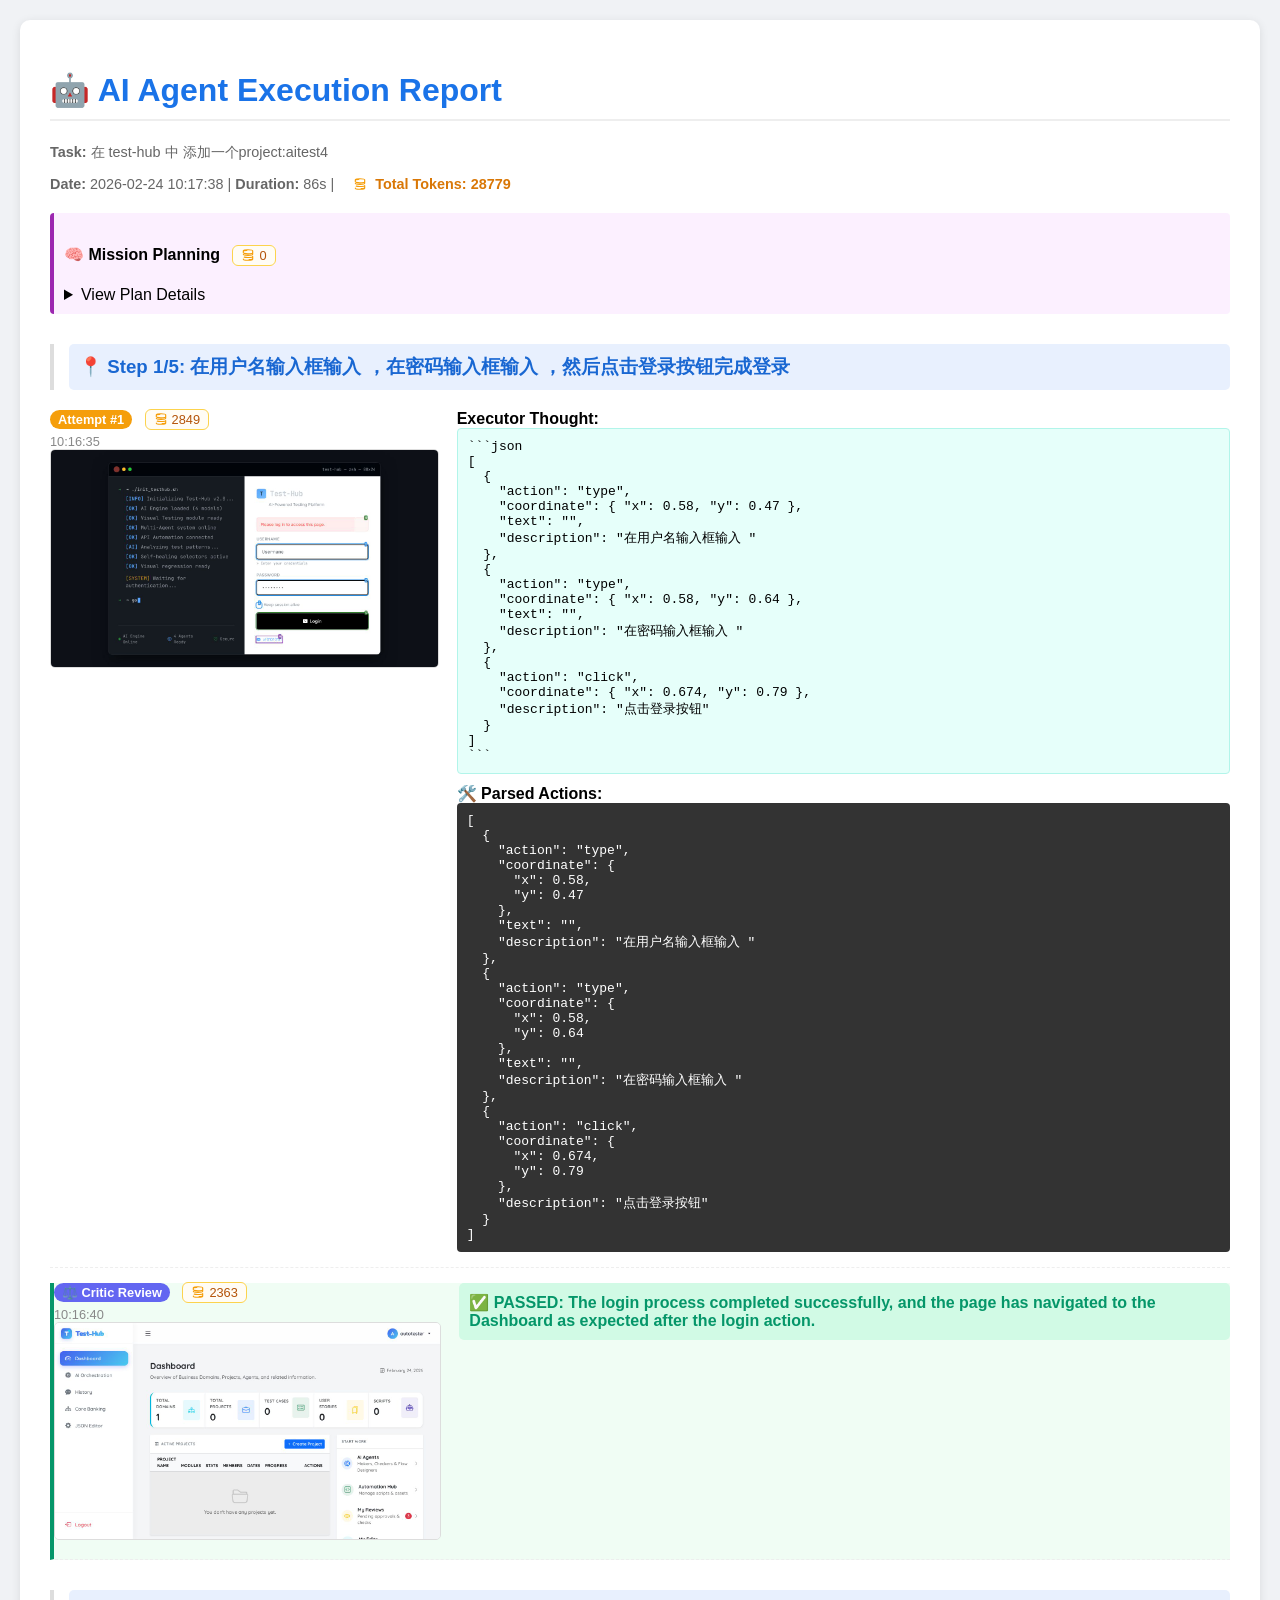
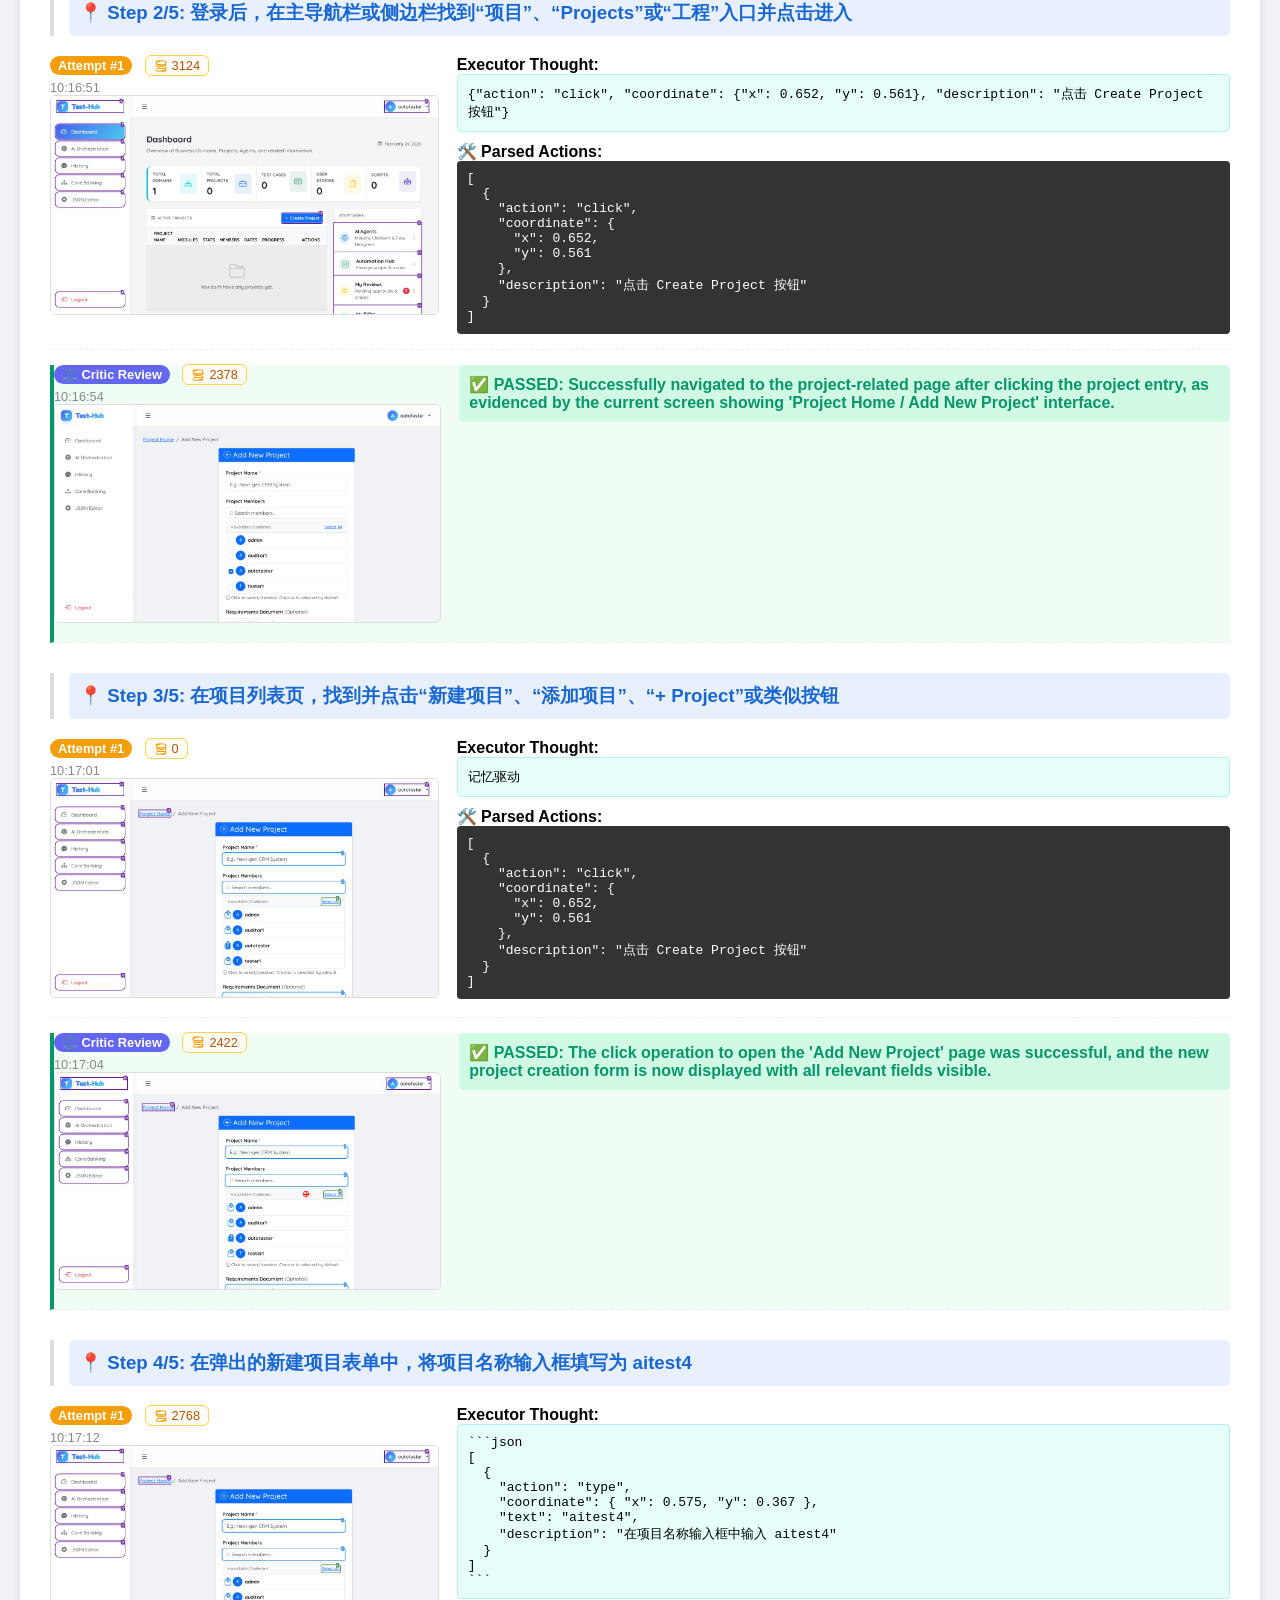
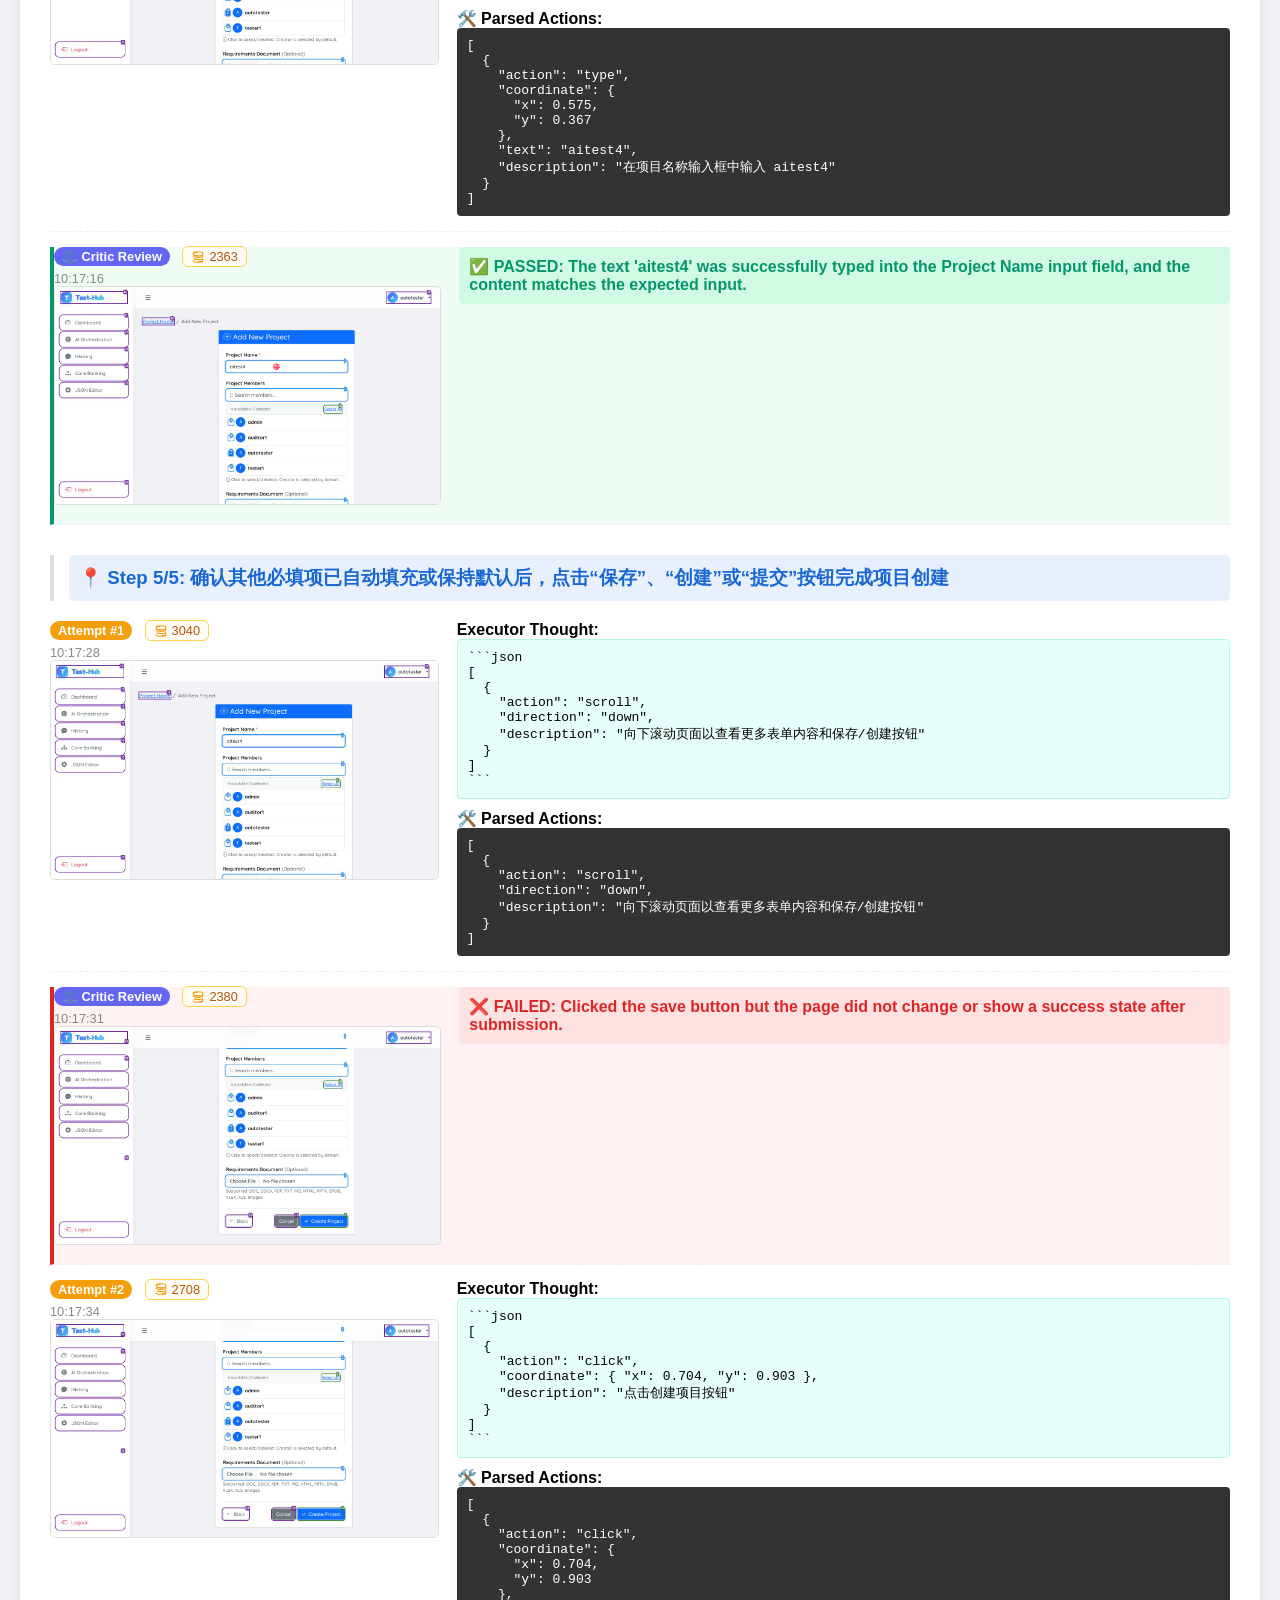
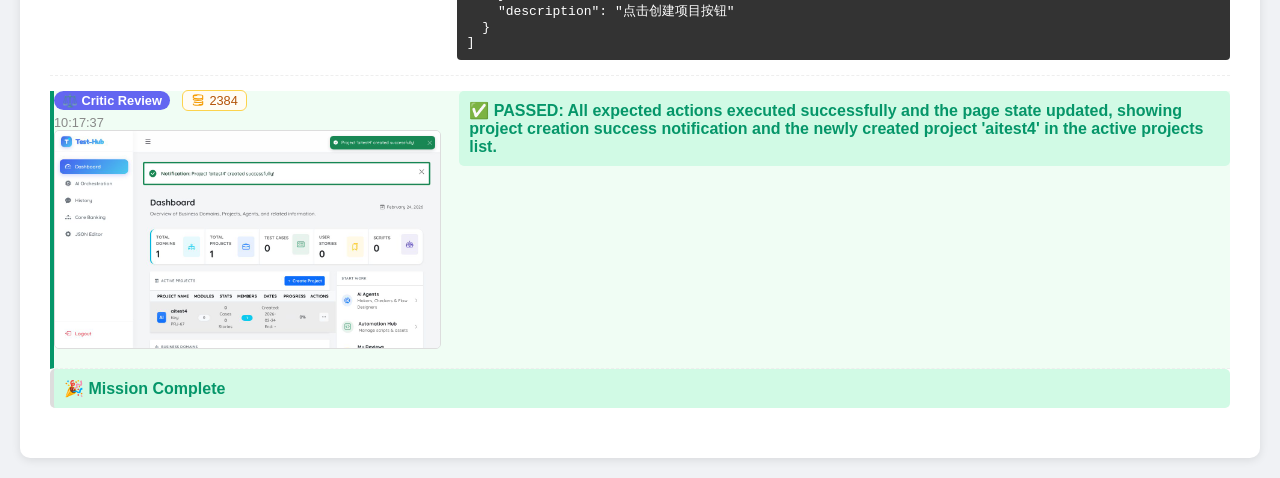
<file: MemoryAgent/test_reports/run_20260224_101612/report.html>
<!DOCTYPE html>
        <html>
        <head>
            <title>AI Agent Execution Report</title>
            <style>
                body { font-family: 'Segoe UI', Tahoma, Geneva, Verdana, sans-serif; background: #f0f2f5; margin: 0; padding: 20px; }
                .container { max-width: 1200px; margin: 0 auto; background: white; padding: 30px; border-radius: 10px; box-shadow: 0 2px 10px rgba(0,0,0,0.1); }
                h1 { color: #1a73e8; border-bottom: 2px solid #eee; padding-bottom: 10px; }
                .meta { color: #666; font-size: 0.9em; margin-bottom: 20px; }
                
                .log-entry { margin-bottom: 20px; border-left: 4px solid #ddd; padding-left: 15px; }
                .planner { border-left-color: #9c27b0; background: #fcf0ff; padding: 10px; border-radius: 4px; }
                .step-start h3 { background: #e8f0fe; padding: 10px; border-radius: 5px; color: #1967d2; margin-top: 30px; }
                .vision-attempt { display: flex; gap: 20px; margin-top: 15px; border-bottom: 1px dashed #eee; padding-bottom: 15px; }
                .vision-left { flex: 1; min-width: 300px; }
                .vision-right { flex: 2; }
                
                .screenshot { width: 100%; border: 1px solid #ddd; border-radius: 5px; cursor: pointer; transition: transform 0.2s; }
                .screenshot:hover { transform: scale(1.02); }
                
                .prompt-box { background: #f8f9fa; padding: 8px; font-size: 0.85em; color: #555; border-radius: 4px; max-height: 100px; overflow-y: auto; }
                .response-box { background: #e6fffa; padding: 10px; border-radius: 4px; border: 1px solid #b2f5ea; white-space: pre-wrap; font-family: monospace; }
                
                .badge { display: inline-block; padding: 2px 8px; border-radius: 12px; font-size: 0.8em; color: white; font-weight: bold; }
                .badge-retry { background: #f59e0b; }
                .badge-critic { background: #6366f1; }
                
                .token-tag { background: #fffcf5; color: #b45309; padding: 2px 8px; border-radius: 6px; font-size: 0.8em; margin-left: 8px; border: 1px solid #fcd34d; font-weight: 500; }
                
                .success { color: #059669; font-weight: bold; padding: 10px; background: #d1fae5; border-radius: 5px; }
                .error { color: #dc2626; font-weight: bold; padding: 10px; background: #fee2e2; border-radius: 5px; }
                pre { margin: 0; }
            </style>
        </head>
        <body>
            <div class="container">
                <h1>🤖 AI Agent Execution Report</h1>
                <div class="meta">
                    <p><strong>Task:</strong> 在 test-hub 中 添加一个project:aitest4</p>
                    <p>
                        <strong>Date:</strong> 2026-02-24 10:17:38 | 
                        <strong>Duration:</strong> 86s |
                        <strong style="color:#d97706; margin-left:15px;">
                            <svg xmlns="http://www.w3.org/2000/svg" width="14" height="14" viewBox="0 0 24 24" fill="none" stroke="#f59e0b" stroke-width="2" stroke-linecap="round" stroke-linejoin="round" style="vertical-align: middle; margin-right: 4px; margin-bottom: 2px;"><path d="M10.101 4C8.181 4 6.375 4.3 5 4.818M13.899 20c1.92 0 3.726-.3 5.101-.818M4 19.182C4 20.187 7.582 21 12 21c4.418 0 8-.813 8-1.818V14.5c0 1.005-3.582 1.818-8 1.818-2.607 0-4.927-.284-6.429-.737M4 10.818C4 11.823 7.582 12.636 12 12.636c4.418 0 8-.813 8-1.818V8.136c0 1.005-3.582 1.818-8 1.818-2.607 0-4.927-.284-6.429-.737M4 8.136V4.818C4 3.813 7.582 3 12 3c4.418 0 8 .813 8 1.818v3.318"/></svg> Total Tokens: 28779
                        </strong>
                    </p>
                </div>
                
                <div class="logs">
        
                <div class="log-entry planner">
                    <h4>🧠 Mission Planning <span class="token-tag" title="Token Usage"><svg xmlns="http://www.w3.org/2000/svg" width="14" height="14" viewBox="0 0 24 24" fill="none" stroke="#f59e0b" stroke-width="2" stroke-linecap="round" stroke-linejoin="round" style="vertical-align: middle; margin-right: 4px; margin-bottom: 2px;"><path d="M10.101 4C8.181 4 6.375 4.3 5 4.818M13.899 20c1.92 0 3.726-.3 5.101-.818M4 19.182C4 20.187 7.582 21 12 21c4.418 0 8-.813 8-1.818V14.5c0 1.005-3.582 1.818-8 1.818-2.607 0-4.927-.284-6.429-.737M4 10.818C4 11.823 7.582 12.636 12 12.636c4.418 0 8-.813 8-1.818V8.136c0 1.005-3.582 1.818-8 1.818-2.607 0-4.927-.284-6.429-.737M4 8.136V4.818C4 3.813 7.582 3 12 3c4.418 0 8 .813 8 1.818v3.318"/></svg>0</span></h4>
                    <details>
                        <summary>View Plan Details</summary>
                        <pre>{
  "target_url": "http://www.flowtest.icu/",
  "steps": [
    "在用户名输入框输入 <username>，在密码输入框输入 <password>，然后点击登录按钮完成登录",
    "登录后，在主导航栏或侧边栏找到“项目”、“Projects”或“工程”入口并点击进入",
    "在项目列表页，找到并点击“新建项目”、“添加项目”、“+ Project”或类似按钮",
    "在弹出的新建项目表单中，将项目名称输入框填写为 aitest4",
    "确认其他必填项已自动填充或保持默认后，点击“保存”、“创建”或“提交”按钮完成项目创建"
  ]
}</pre>
                    </details>
                </div>
                
                <div class="log-entry step-start">
                    <h3>📍 Step 1/5: 在用户名输入框输入 <username>，在密码输入框输入 <password>，然后点击登录按钮完成登录</h3>
                </div>
                
                <div class="vision-attempt">
                    <div class="vision-left">
                        <span class="badge badge-retry">Attempt #1</span>
                        <span class="token-tag" title="Token Usage"><svg xmlns="http://www.w3.org/2000/svg" width="14" height="14" viewBox="0 0 24 24" fill="none" stroke="#f59e0b" stroke-width="2" stroke-linecap="round" stroke-linejoin="round" style="vertical-align: middle; margin-right: 4px; margin-bottom: 2px;"><path d="M10.101 4C8.181 4 6.375 4.3 5 4.818M13.899 20c1.92 0 3.726-.3 5.101-.818M4 19.182C4 20.187 7.582 21 12 21c4.418 0 8-.813 8-1.818V14.5c0 1.005-3.582 1.818-8 1.818-2.607 0-4.927-.284-6.429-.737M4 10.818C4 11.823 7.582 12.636 12 12.636c4.418 0 8-.813 8-1.818V8.136c0 1.005-3.582 1.818-8 1.818-2.607 0-4.927-.284-6.429-.737M4 8.136V4.818C4 3.813 7.582 3 12 3c4.418 0 8 .813 8 1.818v3.318"/></svg>2849</span>
                        <div style="margin-top:5px; font-size:0.8em; color:#888;">10:16:35</div>
                        <a href="./screenshots/s1_exec_1_1771899392387.jpg" target="_blank">
                            <img src="./screenshots/s1_exec_1_1771899392387.jpg" class="screenshot" alt="screenshot">
                        </a>
                    </div>
                    <div class="vision-right">
                        <div><strong>Executor Thought:</strong></div>
                        <div class="response-box">```json
[
  {
    "action": "type",
    "coordinate": { "x": 0.58, "y": 0.47 },
    "text": "<username>",
    "description": "在用户名输入框输入 <username>"
  },
  {
    "action": "type",
    "coordinate": { "x": 0.58, "y": 0.64 },
    "text": "<password>",
    "description": "在密码输入框输入 <password>"
  },
  {
    "action": "click",
    "coordinate": { "x": 0.674, "y": 0.79 },
    "description": "点击登录按钮"
  }
]
```</div>
                        
                        <div style="margin-top:10px;"><strong>🛠️ Parsed Actions:</strong></div>
                        <pre style="background:#333; color:#fff; padding:10px; border-radius:4px;">[
  {
    "action": "type",
    "coordinate": {
      "x": 0.58,
      "y": 0.47
    },
    "text": "<username>",
    "description": "在用户名输入框输入 <username>"
  },
  {
    "action": "type",
    "coordinate": {
      "x": 0.58,
      "y": 0.64
    },
    "text": "<password>",
    "description": "在密码输入框输入 <password>"
  },
  {
    "action": "click",
    "coordinate": {
      "x": 0.674,
      "y": 0.79
    },
    "description": "点击登录按钮"
  }
]</pre>
                    </div>
                </div>
                
                <div class="vision-attempt" style="border-left: 4px solid #059669; background: #f0fdf4;">
                    <div class="vision-left">
                        <span class="badge badge-critic">⚖️ Critic Review</span>
                        <span class="token-tag" title="Token Usage"><svg xmlns="http://www.w3.org/2000/svg" width="14" height="14" viewBox="0 0 24 24" fill="none" stroke="#f59e0b" stroke-width="2" stroke-linecap="round" stroke-linejoin="round" style="vertical-align: middle; margin-right: 4px; margin-bottom: 2px;"><path d="M10.101 4C8.181 4 6.375 4.3 5 4.818M13.899 20c1.92 0 3.726-.3 5.101-.818M4 19.182C4 20.187 7.582 21 12 21c4.418 0 8-.813 8-1.818V14.5c0 1.005-3.582 1.818-8 1.818-2.607 0-4.927-.284-6.429-.737M4 10.818C4 11.823 7.582 12.636 12 12.636c4.418 0 8-.813 8-1.818V8.136c0 1.005-3.582 1.818-8 1.818-2.607 0-4.927-.284-6.429-.737M4 8.136V4.818C4 3.813 7.582 3 12 3c4.418 0 8 .813 8 1.818v3.318"/></svg>2363</span>
                        <div style="margin-top:5px; font-size:0.8em; color:#888;">10:16:40</div>
                        <a href="./screenshots/s1_check_action_1_1771899397393.jpg" target="_blank">
                            <img src="./screenshots/s1_check_action_1_1771899397393.jpg" class="screenshot" alt="screenshot">
                        </a>
                    </div>
                    <div class="vision-right">
                        <div class="success">
                            ✅ PASSED: The login process completed successfully, and the page has navigated to the Dashboard as expected after the login action.
                        </div>
                    </div>
                </div>
                
                <div class="log-entry step-start">
                    <h3>📍 Step 2/5: 登录后，在主导航栏或侧边栏找到“项目”、“Projects”或“工程”入口并点击进入</h3>
                </div>
                
                <div class="vision-attempt">
                    <div class="vision-left">
                        <span class="badge badge-retry">Attempt #1</span>
                        <span class="token-tag" title="Token Usage"><svg xmlns="http://www.w3.org/2000/svg" width="14" height="14" viewBox="0 0 24 24" fill="none" stroke="#f59e0b" stroke-width="2" stroke-linecap="round" stroke-linejoin="round" style="vertical-align: middle; margin-right: 4px; margin-bottom: 2px;"><path d="M10.101 4C8.181 4 6.375 4.3 5 4.818M13.899 20c1.92 0 3.726-.3 5.101-.818M4 19.182C4 20.187 7.582 21 12 21c4.418 0 8-.813 8-1.818V14.5c0 1.005-3.582 1.818-8 1.818-2.607 0-4.927-.284-6.429-.737M4 10.818C4 11.823 7.582 12.636 12 12.636c4.418 0 8-.813 8-1.818V8.136c0 1.005-3.582 1.818-8 1.818-2.607 0-4.927-.284-6.429-.737M4 8.136V4.818C4 3.813 7.582 3 12 3c4.418 0 8 .813 8 1.818v3.318"/></svg>3124</span>
                        <div style="margin-top:5px; font-size:0.8em; color:#888;">10:16:51</div>
                        <a href="./screenshots/s2_exec_1_1771899406494.jpg" target="_blank">
                            <img src="./screenshots/s2_exec_1_1771899406494.jpg" class="screenshot" alt="screenshot">
                        </a>
                    </div>
                    <div class="vision-right">
                        <div><strong>Executor Thought:</strong></div>
                        <div class="response-box">{"action": "click", "coordinate": {"x": 0.652, "y": 0.561}, "description": "点击 Create Project 按钮"}</div>
                        
                        <div style="margin-top:10px;"><strong>🛠️ Parsed Actions:</strong></div>
                        <pre style="background:#333; color:#fff; padding:10px; border-radius:4px;">[
  {
    "action": "click",
    "coordinate": {
      "x": 0.652,
      "y": 0.561
    },
    "description": "点击 Create Project 按钮"
  }
]</pre>
                    </div>
                </div>
                
                <div class="vision-attempt" style="border-left: 4px solid #059669; background: #f0fdf4;">
                    <div class="vision-left">
                        <span class="badge badge-critic">⚖️ Critic Review</span>
                        <span class="token-tag" title="Token Usage"><svg xmlns="http://www.w3.org/2000/svg" width="14" height="14" viewBox="0 0 24 24" fill="none" stroke="#f59e0b" stroke-width="2" stroke-linecap="round" stroke-linejoin="round" style="vertical-align: middle; margin-right: 4px; margin-bottom: 2px;"><path d="M10.101 4C8.181 4 6.375 4.3 5 4.818M13.899 20c1.92 0 3.726-.3 5.101-.818M4 19.182C4 20.187 7.582 21 12 21c4.418 0 8-.813 8-1.818V14.5c0 1.005-3.582 1.818-8 1.818-2.607 0-4.927-.284-6.429-.737M4 10.818C4 11.823 7.582 12.636 12 12.636c4.418 0 8-.813 8-1.818V8.136c0 1.005-3.582 1.818-8 1.818-2.607 0-4.927-.284-6.429-.737M4 8.136V4.818C4 3.813 7.582 3 12 3c4.418 0 8 .813 8 1.818v3.318"/></svg>2378</span>
                        <div style="margin-top:5px; font-size:0.8em; color:#888;">10:16:54</div>
                        <a href="./screenshots/s2_check_action_1_1771899411934.jpg" target="_blank">
                            <img src="./screenshots/s2_check_action_1_1771899411934.jpg" class="screenshot" alt="screenshot">
                        </a>
                    </div>
                    <div class="vision-right">
                        <div class="success">
                            ✅ PASSED: Successfully navigated to the project-related page after clicking the project entry, as evidenced by the current screen showing 'Project Home / Add New Project' interface.
                        </div>
                    </div>
                </div>
                
                <div class="log-entry step-start">
                    <h3>📍 Step 3/5: 在项目列表页，找到并点击“新建项目”、“添加项目”、“+ Project”或类似按钮</h3>
                </div>
                
                <div class="vision-attempt">
                    <div class="vision-left">
                        <span class="badge badge-retry">Attempt #1</span>
                        <span class="token-tag" title="Token Usage"><svg xmlns="http://www.w3.org/2000/svg" width="14" height="14" viewBox="0 0 24 24" fill="none" stroke="#f59e0b" stroke-width="2" stroke-linecap="round" stroke-linejoin="round" style="vertical-align: middle; margin-right: 4px; margin-bottom: 2px;"><path d="M10.101 4C8.181 4 6.375 4.3 5 4.818M13.899 20c1.92 0 3.726-.3 5.101-.818M4 19.182C4 20.187 7.582 21 12 21c4.418 0 8-.813 8-1.818V14.5c0 1.005-3.582 1.818-8 1.818-2.607 0-4.927-.284-6.429-.737M4 10.818C4 11.823 7.582 12.636 12 12.636c4.418 0 8-.813 8-1.818V8.136c0 1.005-3.582 1.818-8 1.818-2.607 0-4.927-.284-6.429-.737M4 8.136V4.818C4 3.813 7.582 3 12 3c4.418 0 8 .813 8 1.818v3.318"/></svg>0</span>
                        <div style="margin-top:5px; font-size:0.8em; color:#888;">10:17:01</div>
                        <a href="./screenshots/s3_exec_memory_1771899421144.jpg" target="_blank">
                            <img src="./screenshots/s3_exec_memory_1771899421144.jpg" class="screenshot" alt="screenshot">
                        </a>
                    </div>
                    <div class="vision-right">
                        <div><strong>Executor Thought:</strong></div>
                        <div class="response-box">记忆驱动</div>
                        
                        <div style="margin-top:10px;"><strong>🛠️ Parsed Actions:</strong></div>
                        <pre style="background:#333; color:#fff; padding:10px; border-radius:4px;">[
  {
    "action": "click",
    "coordinate": {
      "x": 0.652,
      "y": 0.561
    },
    "description": "点击 Create Project 按钮"
  }
]</pre>
                    </div>
                </div>
                
                <div class="vision-attempt" style="border-left: 4px solid #059669; background: #f0fdf4;">
                    <div class="vision-left">
                        <span class="badge badge-critic">⚖️ Critic Review</span>
                        <span class="token-tag" title="Token Usage"><svg xmlns="http://www.w3.org/2000/svg" width="14" height="14" viewBox="0 0 24 24" fill="none" stroke="#f59e0b" stroke-width="2" stroke-linecap="round" stroke-linejoin="round" style="vertical-align: middle; margin-right: 4px; margin-bottom: 2px;"><path d="M10.101 4C8.181 4 6.375 4.3 5 4.818M13.899 20c1.92 0 3.726-.3 5.101-.818M4 19.182C4 20.187 7.582 21 12 21c4.418 0 8-.813 8-1.818V14.5c0 1.005-3.582 1.818-8 1.818-2.607 0-4.927-.284-6.429-.737M4 10.818C4 11.823 7.582 12.636 12 12.636c4.418 0 8-.813 8-1.818V8.136c0 1.005-3.582 1.818-8 1.818-2.607 0-4.927-.284-6.429-.737M4 8.136V4.818C4 3.813 7.582 3 12 3c4.418 0 8 .813 8 1.818v3.318"/></svg>2422</span>
                        <div style="margin-top:5px; font-size:0.8em; color:#888;">10:17:04</div>
                        <a href="./screenshots/s3_check_action_mer_1771899421698.jpg" target="_blank">
                            <img src="./screenshots/s3_check_action_mer_1771899421698.jpg" class="screenshot" alt="screenshot">
                        </a>
                    </div>
                    <div class="vision-right">
                        <div class="success">
                            ✅ PASSED: The click operation to open the 'Add New Project' page was successful, and the new project creation form is now displayed with all relevant fields visible.
                        </div>
                    </div>
                </div>
                
                <div class="log-entry step-start">
                    <h3>📍 Step 4/5: 在弹出的新建项目表单中，将项目名称输入框填写为 aitest4</h3>
                </div>
                
                <div class="vision-attempt">
                    <div class="vision-left">
                        <span class="badge badge-retry">Attempt #1</span>
                        <span class="token-tag" title="Token Usage"><svg xmlns="http://www.w3.org/2000/svg" width="14" height="14" viewBox="0 0 24 24" fill="none" stroke="#f59e0b" stroke-width="2" stroke-linecap="round" stroke-linejoin="round" style="vertical-align: middle; margin-right: 4px; margin-bottom: 2px;"><path d="M10.101 4C8.181 4 6.375 4.3 5 4.818M13.899 20c1.92 0 3.726-.3 5.101-.818M4 19.182C4 20.187 7.582 21 12 21c4.418 0 8-.813 8-1.818V14.5c0 1.005-3.582 1.818-8 1.818-2.607 0-4.927-.284-6.429-.737M4 10.818C4 11.823 7.582 12.636 12 12.636c4.418 0 8-.813 8-1.818V8.136c0 1.005-3.582 1.818-8 1.818-2.607 0-4.927-.284-6.429-.737M4 8.136V4.818C4 3.813 7.582 3 12 3c4.418 0 8 .813 8 1.818v3.318"/></svg>2768</span>
                        <div style="margin-top:5px; font-size:0.8em; color:#888;">10:17:12</div>
                        <a href="./screenshots/s4_exec_1_1771899429745.jpg" target="_blank">
                            <img src="./screenshots/s4_exec_1_1771899429745.jpg" class="screenshot" alt="screenshot">
                        </a>
                    </div>
                    <div class="vision-right">
                        <div><strong>Executor Thought:</strong></div>
                        <div class="response-box">```json
[
  {
    "action": "type",
    "coordinate": { "x": 0.575, "y": 0.367 },
    "text": "aitest4",
    "description": "在项目名称输入框中输入 aitest4"
  }
]
```</div>
                        
                        <div style="margin-top:10px;"><strong>🛠️ Parsed Actions:</strong></div>
                        <pre style="background:#333; color:#fff; padding:10px; border-radius:4px;">[
  {
    "action": "type",
    "coordinate": {
      "x": 0.575,
      "y": 0.367
    },
    "text": "aitest4",
    "description": "在项目名称输入框中输入 aitest4"
  }
]</pre>
                    </div>
                </div>
                
                <div class="vision-attempt" style="border-left: 4px solid #059669; background: #f0fdf4;">
                    <div class="vision-left">
                        <span class="badge badge-critic">⚖️ Critic Review</span>
                        <span class="token-tag" title="Token Usage"><svg xmlns="http://www.w3.org/2000/svg" width="14" height="14" viewBox="0 0 24 24" fill="none" stroke="#f59e0b" stroke-width="2" stroke-linecap="round" stroke-linejoin="round" style="vertical-align: middle; margin-right: 4px; margin-bottom: 2px;"><path d="M10.101 4C8.181 4 6.375 4.3 5 4.818M13.899 20c1.92 0 3.726-.3 5.101-.818M4 19.182C4 20.187 7.582 21 12 21c4.418 0 8-.813 8-1.818V14.5c0 1.005-3.582 1.818-8 1.818-2.607 0-4.927-.284-6.429-.737M4 10.818C4 11.823 7.582 12.636 12 12.636c4.418 0 8-.813 8-1.818V8.136c0 1.005-3.582 1.818-8 1.818-2.607 0-4.927-.284-6.429-.737M4 8.136V4.818C4 3.813 7.582 3 12 3c4.418 0 8 .813 8 1.818v3.318"/></svg>2363</span>
                        <div style="margin-top:5px; font-size:0.8em; color:#888;">10:17:16</div>
                        <a href="./screenshots/s4_check_action_1_1771899433462.jpg" target="_blank">
                            <img src="./screenshots/s4_check_action_1_1771899433462.jpg" class="screenshot" alt="screenshot">
                        </a>
                    </div>
                    <div class="vision-right">
                        <div class="success">
                            ✅ PASSED: The text 'aitest4' was successfully typed into the Project Name input field, and the content matches the expected input.
                        </div>
                    </div>
                </div>
                
                <div class="log-entry step-start">
                    <h3>📍 Step 5/5: 确认其他必填项已自动填充或保持默认后，点击“保存”、“创建”或“提交”按钮完成项目创建</h3>
                </div>
                
                <div class="vision-attempt">
                    <div class="vision-left">
                        <span class="badge badge-retry">Attempt #1</span>
                        <span class="token-tag" title="Token Usage"><svg xmlns="http://www.w3.org/2000/svg" width="14" height="14" viewBox="0 0 24 24" fill="none" stroke="#f59e0b" stroke-width="2" stroke-linecap="round" stroke-linejoin="round" style="vertical-align: middle; margin-right: 4px; margin-bottom: 2px;"><path d="M10.101 4C8.181 4 6.375 4.3 5 4.818M13.899 20c1.92 0 3.726-.3 5.101-.818M4 19.182C4 20.187 7.582 21 12 21c4.418 0 8-.813 8-1.818V14.5c0 1.005-3.582 1.818-8 1.818-2.607 0-4.927-.284-6.429-.737M4 10.818C4 11.823 7.582 12.636 12 12.636c4.418 0 8-.813 8-1.818V8.136c0 1.005-3.582 1.818-8 1.818-2.607 0-4.927-.284-6.429-.737M4 8.136V4.818C4 3.813 7.582 3 12 3c4.418 0 8 .813 8 1.818v3.318"/></svg>3040</span>
                        <div style="margin-top:5px; font-size:0.8em; color:#888;">10:17:28</div>
                        <a href="./screenshots/s5_exec_1_1771899443732.jpg" target="_blank">
                            <img src="./screenshots/s5_exec_1_1771899443732.jpg" class="screenshot" alt="screenshot">
                        </a>
                    </div>
                    <div class="vision-right">
                        <div><strong>Executor Thought:</strong></div>
                        <div class="response-box">```json
[
  {
    "action": "scroll",
    "direction": "down",
    "description": "向下滚动页面以查看更多表单内容和保存/创建按钮"
  }
]
```</div>
                        
                        <div style="margin-top:10px;"><strong>🛠️ Parsed Actions:</strong></div>
                        <pre style="background:#333; color:#fff; padding:10px; border-radius:4px;">[
  {
    "action": "scroll",
    "direction": "down",
    "description": "向下滚动页面以查看更多表单内容和保存/创建按钮"
  }
]</pre>
                    </div>
                </div>
                
                <div class="vision-attempt" style="border-left: 4px solid #dc2626; background: #fef2f2;">
                    <div class="vision-left">
                        <span class="badge badge-critic">⚖️ Critic Review</span>
                        <span class="token-tag" title="Token Usage"><svg xmlns="http://www.w3.org/2000/svg" width="14" height="14" viewBox="0 0 24 24" fill="none" stroke="#f59e0b" stroke-width="2" stroke-linecap="round" stroke-linejoin="round" style="vertical-align: middle; margin-right: 4px; margin-bottom: 2px;"><path d="M10.101 4C8.181 4 6.375 4.3 5 4.818M13.899 20c1.92 0 3.726-.3 5.101-.818M4 19.182C4 20.187 7.582 21 12 21c4.418 0 8-.813 8-1.818V14.5c0 1.005-3.582 1.818-8 1.818-2.607 0-4.927-.284-6.429-.737M4 10.818C4 11.823 7.582 12.636 12 12.636c4.418 0 8-.813 8-1.818V8.136c0 1.005-3.582 1.818-8 1.818-2.607 0-4.927-.284-6.429-.737M4 8.136V4.818C4 3.813 7.582 3 12 3c4.418 0 8 .813 8 1.818v3.318"/></svg>2380</span>
                        <div style="margin-top:5px; font-size:0.8em; color:#888;">10:17:31</div>
                        <a href="./screenshots/s5_check_action_1_1771899449115.jpg" target="_blank">
                            <img src="./screenshots/s5_check_action_1_1771899449115.jpg" class="screenshot" alt="screenshot">
                        </a>
                    </div>
                    <div class="vision-right">
                        <div class="error">
                            ❌ FAILED: Clicked the save button but the page did not change or show a success state after submission.
                        </div>
                    </div>
                </div>
                
                <div class="vision-attempt">
                    <div class="vision-left">
                        <span class="badge badge-retry">Attempt #2</span>
                        <span class="token-tag" title="Token Usage"><svg xmlns="http://www.w3.org/2000/svg" width="14" height="14" viewBox="0 0 24 24" fill="none" stroke="#f59e0b" stroke-width="2" stroke-linecap="round" stroke-linejoin="round" style="vertical-align: middle; margin-right: 4px; margin-bottom: 2px;"><path d="M10.101 4C8.181 4 6.375 4.3 5 4.818M13.899 20c1.92 0 3.726-.3 5.101-.818M4 19.182C4 20.187 7.582 21 12 21c4.418 0 8-.813 8-1.818V14.5c0 1.005-3.582 1.818-8 1.818-2.607 0-4.927-.284-6.429-.737M4 10.818C4 11.823 7.582 12.636 12 12.636c4.418 0 8-.813 8-1.818V8.136c0 1.005-3.582 1.818-8 1.818-2.607 0-4.927-.284-6.429-.737M4 8.136V4.818C4 3.813 7.582 3 12 3c4.418 0 8 .813 8 1.818v3.318"/></svg>2708</span>
                        <div style="margin-top:5px; font-size:0.8em; color:#888;">10:17:34</div>
                        <a href="./screenshots/s5_exec_2_1771899452182.jpg" target="_blank">
                            <img src="./screenshots/s5_exec_2_1771899452182.jpg" class="screenshot" alt="screenshot">
                        </a>
                    </div>
                    <div class="vision-right">
                        <div><strong>Executor Thought:</strong></div>
                        <div class="response-box">```json
[
  {
    "action": "click",
    "coordinate": { "x": 0.704, "y": 0.903 },
    "description": "点击创建项目按钮"
  }
]
```</div>
                        
                        <div style="margin-top:10px;"><strong>🛠️ Parsed Actions:</strong></div>
                        <pre style="background:#333; color:#fff; padding:10px; border-radius:4px;">[
  {
    "action": "click",
    "coordinate": {
      "x": 0.704,
      "y": 0.903
    },
    "description": "点击创建项目按钮"
  }
]</pre>
                    </div>
                </div>
                
                <div class="vision-attempt" style="border-left: 4px solid #059669; background: #f0fdf4;">
                    <div class="vision-left">
                        <span class="badge badge-critic">⚖️ Critic Review</span>
                        <span class="token-tag" title="Token Usage"><svg xmlns="http://www.w3.org/2000/svg" width="14" height="14" viewBox="0 0 24 24" fill="none" stroke="#f59e0b" stroke-width="2" stroke-linecap="round" stroke-linejoin="round" style="vertical-align: middle; margin-right: 4px; margin-bottom: 2px;"><path d="M10.101 4C8.181 4 6.375 4.3 5 4.818M13.899 20c1.92 0 3.726-.3 5.101-.818M4 19.182C4 20.187 7.582 21 12 21c4.418 0 8-.813 8-1.818V14.5c0 1.005-3.582 1.818-8 1.818-2.607 0-4.927-.284-6.429-.737M4 10.818C4 11.823 7.582 12.636 12 12.636c4.418 0 8-.813 8-1.818V8.136c0 1.005-3.582 1.818-8 1.818-2.607 0-4.927-.284-6.429-.737M4 8.136V4.818C4 3.813 7.582 3 12 3c4.418 0 8 .813 8 1.818v3.318"/></svg>2384</span>
                        <div style="margin-top:5px; font-size:0.8em; color:#888;">10:17:37</div>
                        <a href="./screenshots/s5_check_action_2_1771899454829.jpg" target="_blank">
                            <img src="./screenshots/s5_check_action_2_1771899454829.jpg" class="screenshot" alt="screenshot">
                        </a>
                    </div>
                    <div class="vision-right">
                        <div class="success">
                            ✅ PASSED: All expected actions executed successfully and the page state updated, showing project creation success notification and the newly created project 'aitest4' in the active projects list.
                        </div>
                    </div>
                </div>
                <div class="log-entry success">🎉 Mission Complete</div>
                </div>
            </div>
        </body>
        </html>
</file>
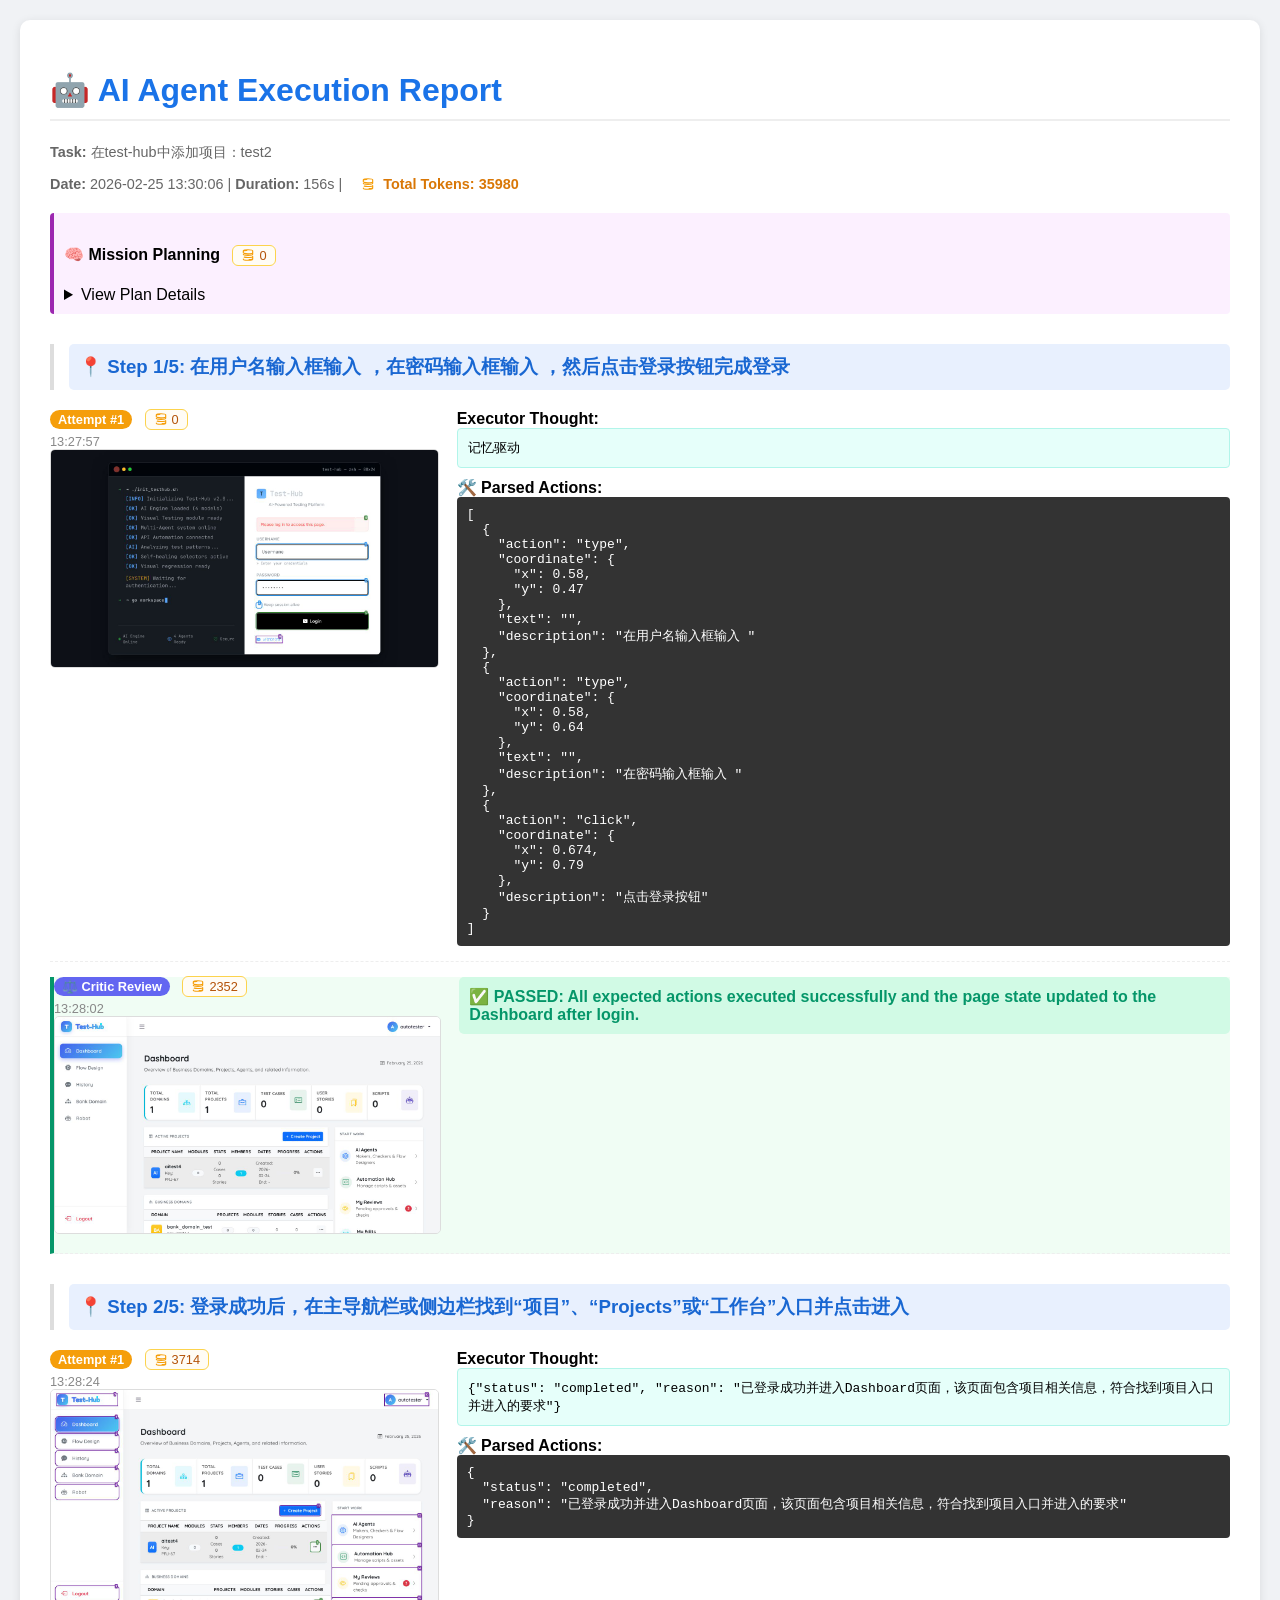
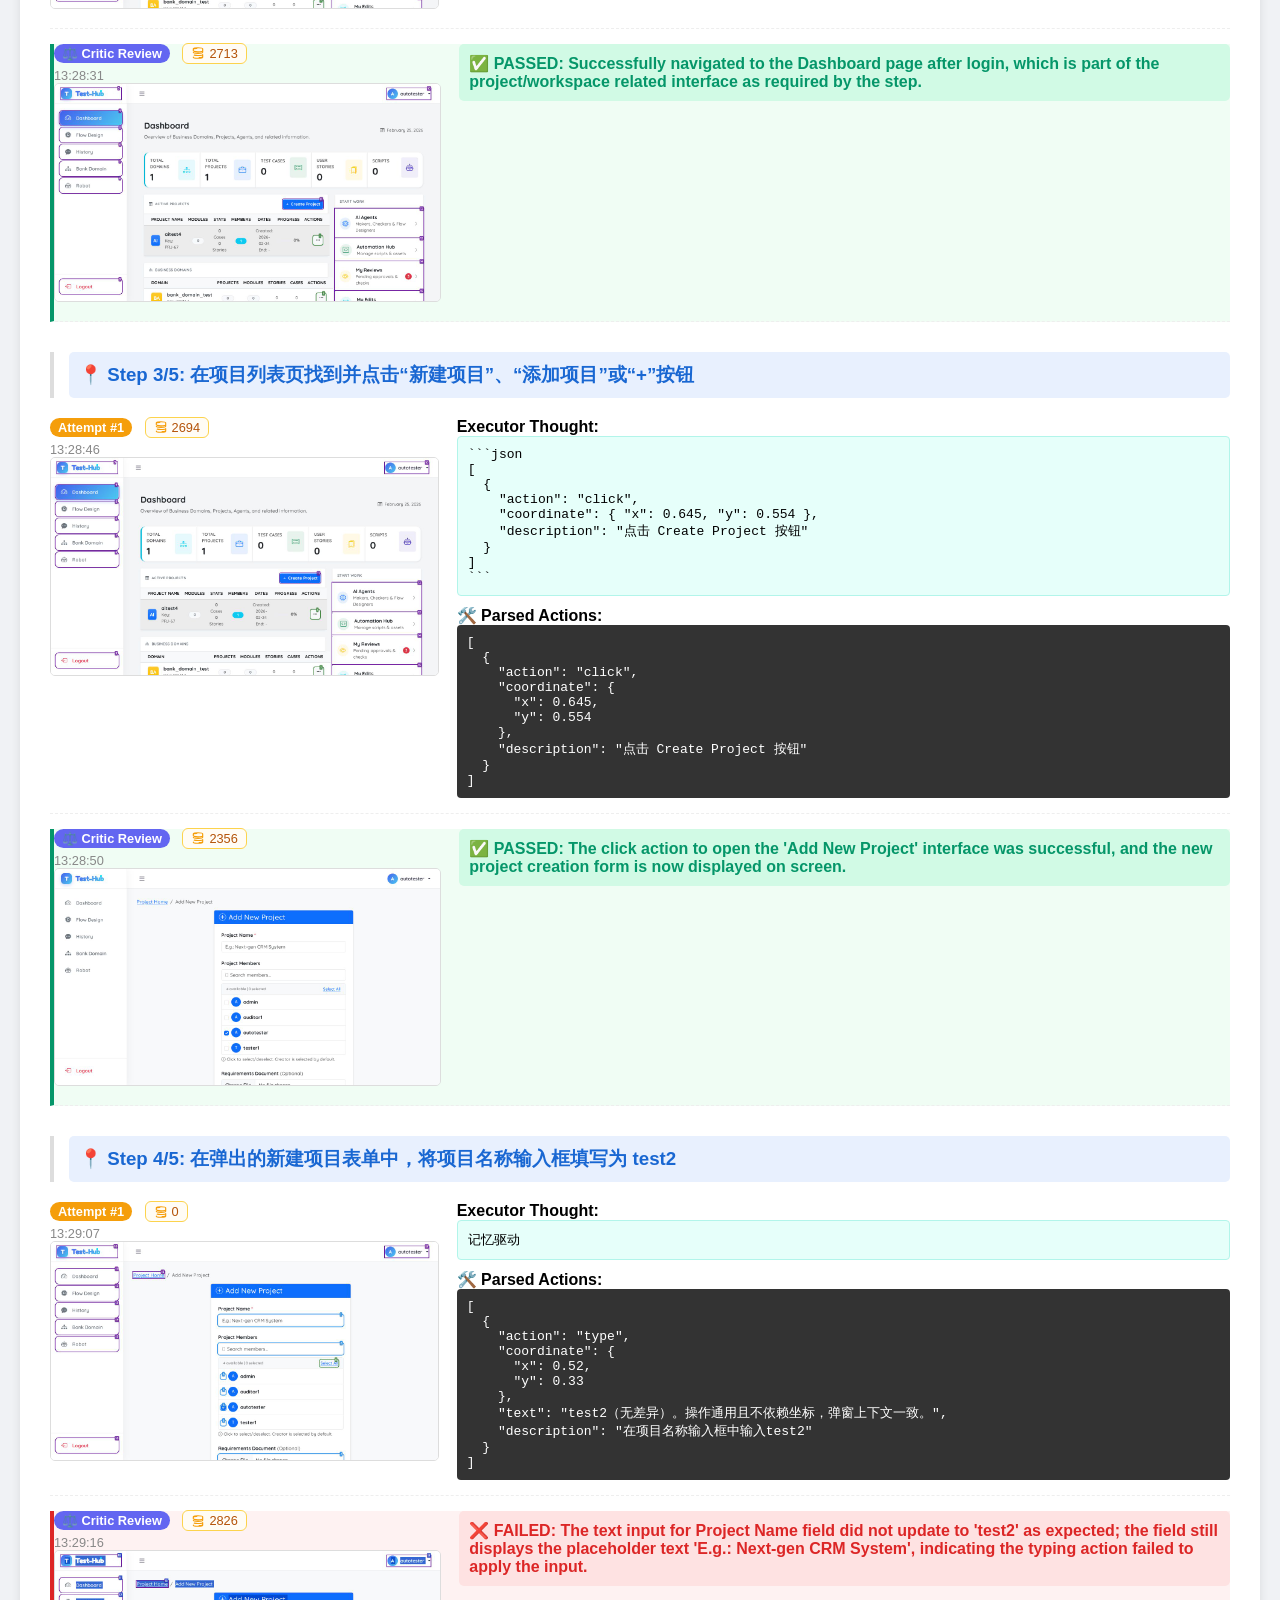
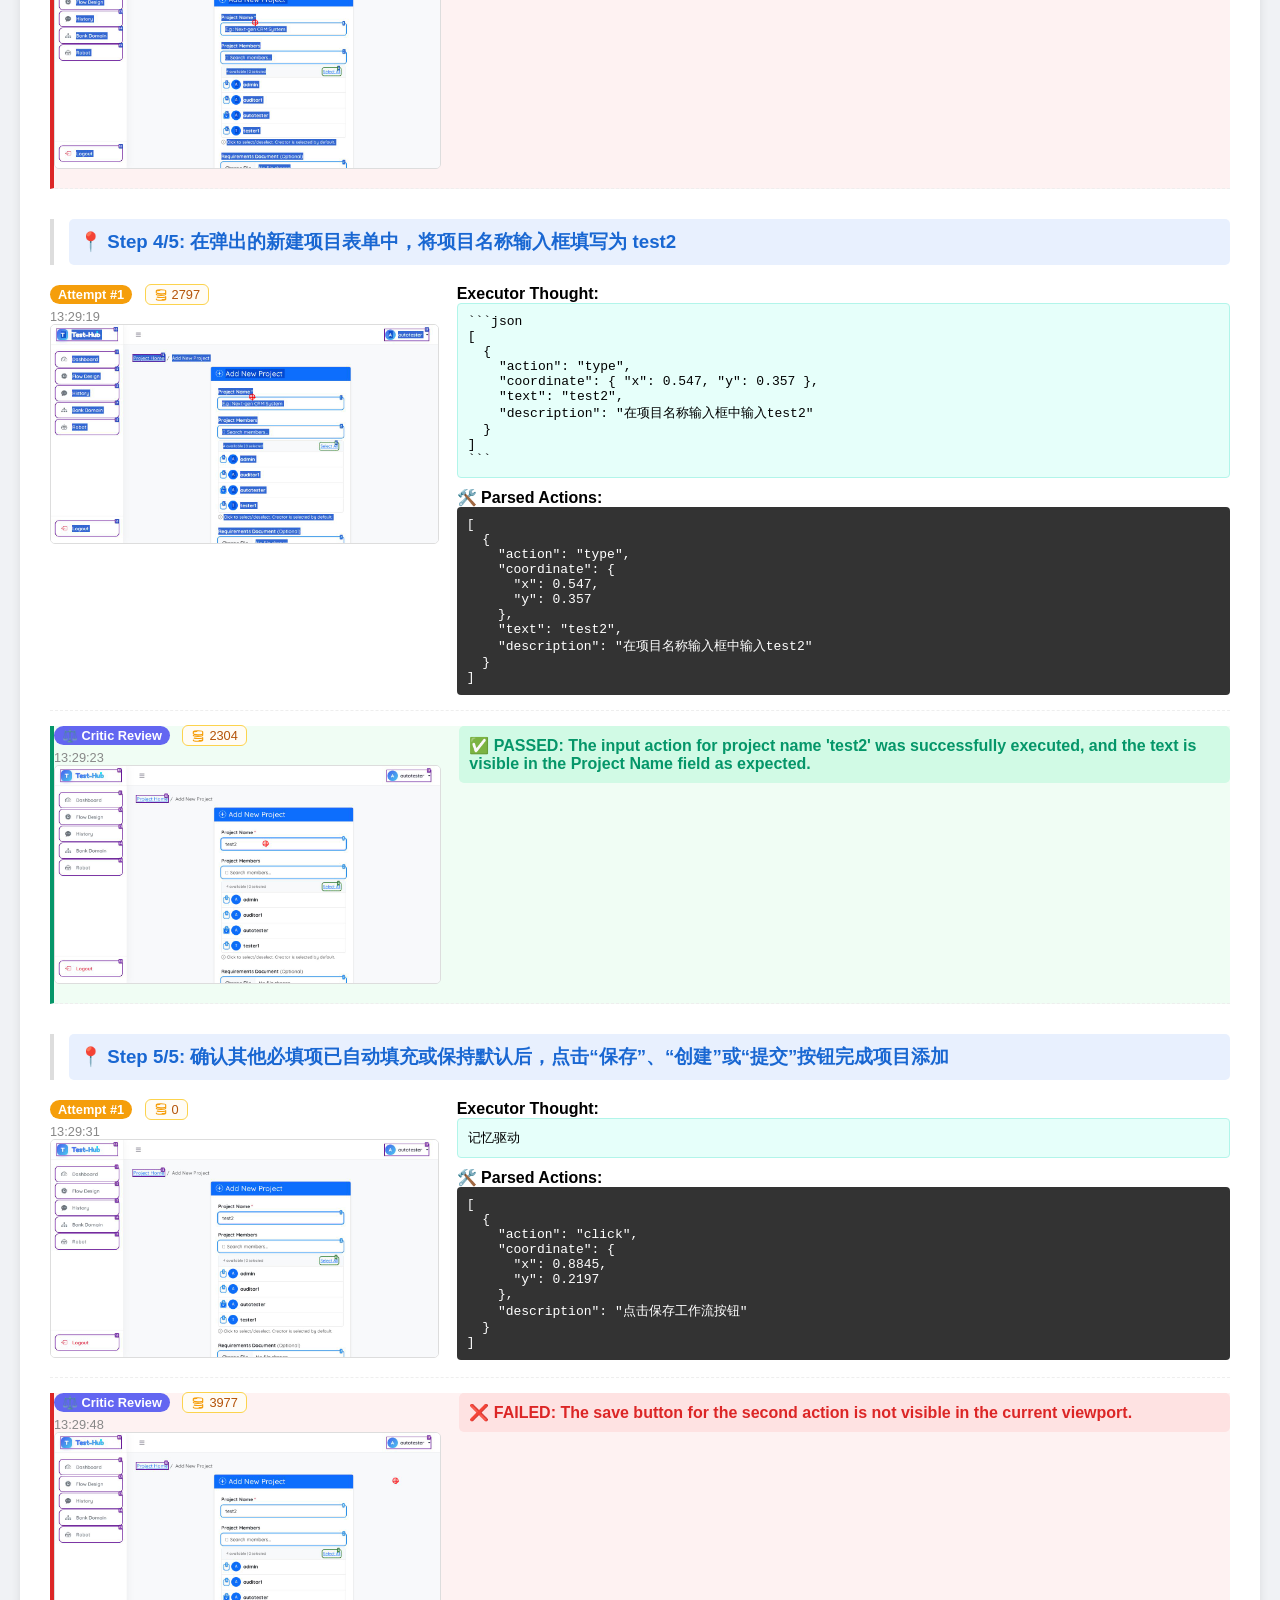
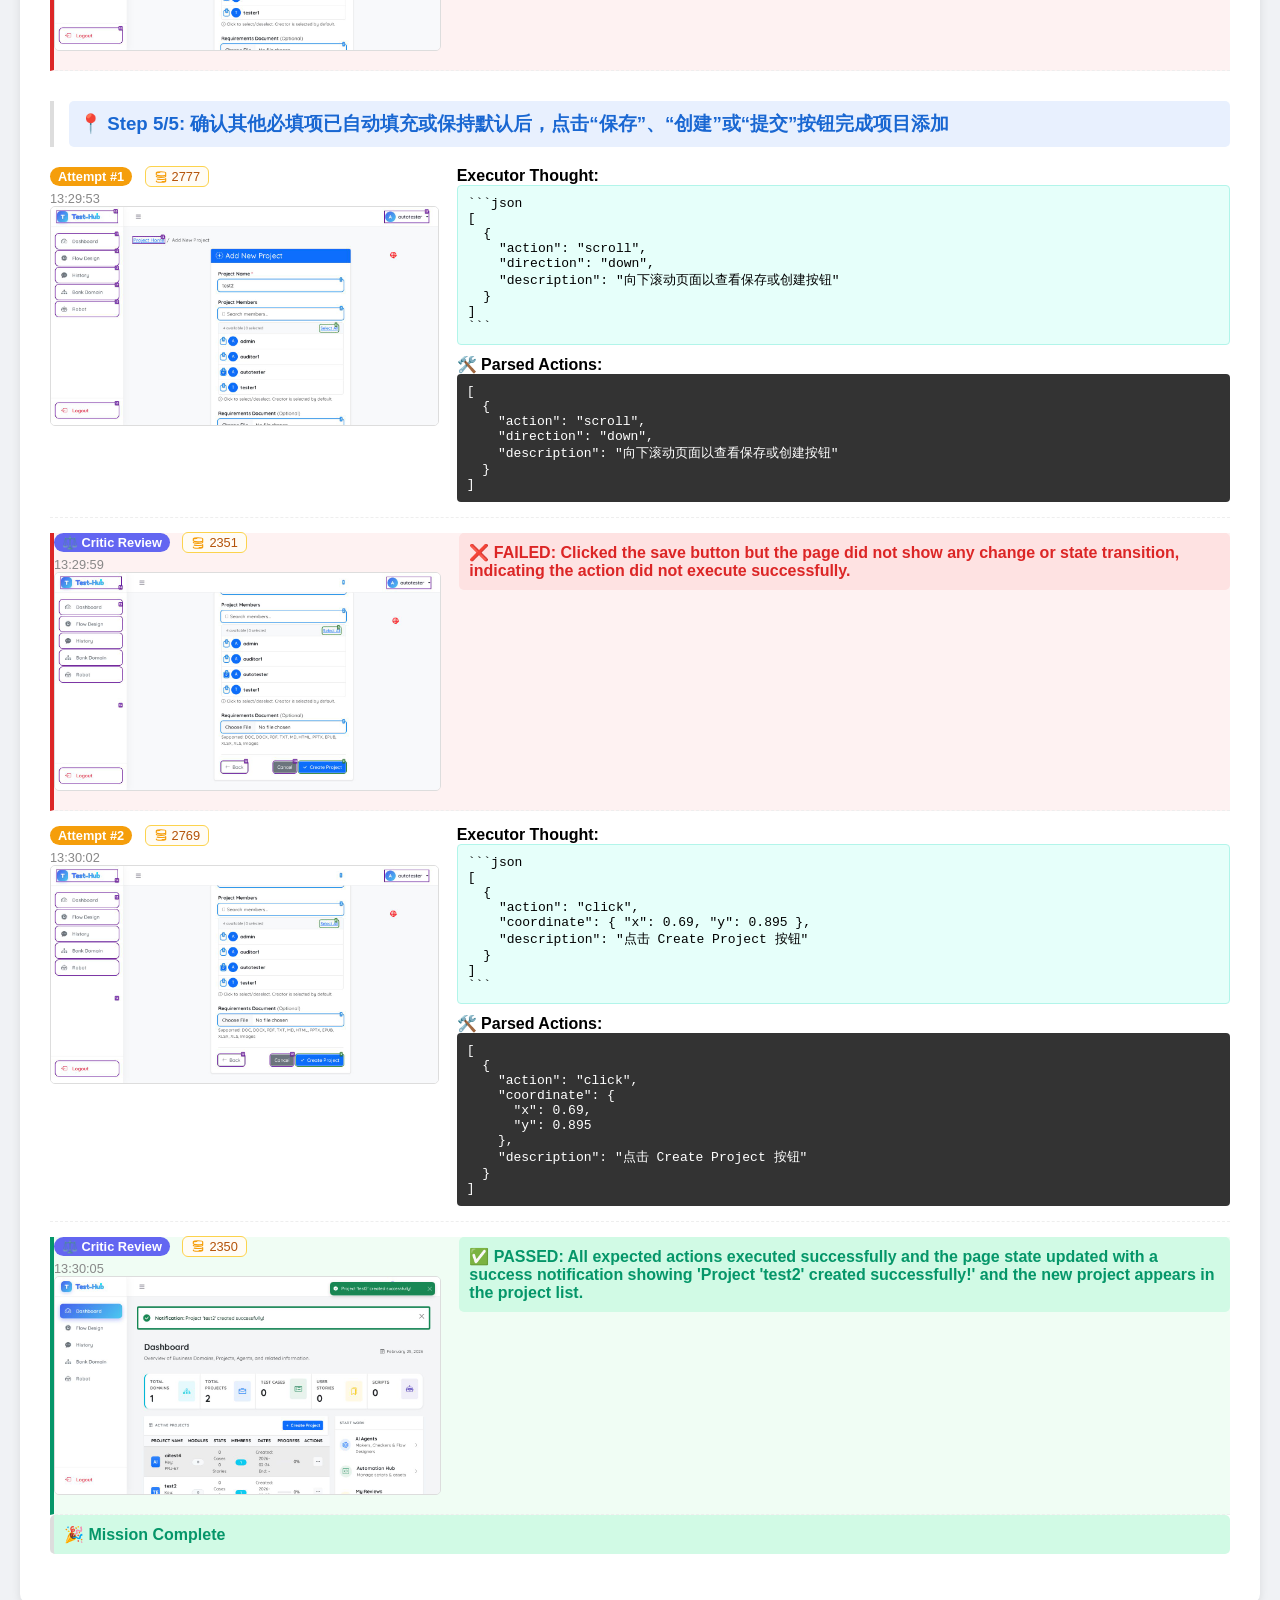
<file: MemoryAgent/test_reports/run_20260225_132730/report.html>
<!DOCTYPE html>
        <html>
        <head>
            <title>AI Agent Execution Report</title>
            <style>
                body { font-family: 'Segoe UI', Tahoma, Geneva, Verdana, sans-serif; background: #f0f2f5; margin: 0; padding: 20px; }
                .container { max-width: 1200px; margin: 0 auto; background: white; padding: 30px; border-radius: 10px; box-shadow: 0 2px 10px rgba(0,0,0,0.1); }
                h1 { color: #1a73e8; border-bottom: 2px solid #eee; padding-bottom: 10px; }
                .meta { color: #666; font-size: 0.9em; margin-bottom: 20px; }
                
                .log-entry { margin-bottom: 20px; border-left: 4px solid #ddd; padding-left: 15px; }
                .planner { border-left-color: #9c27b0; background: #fcf0ff; padding: 10px; border-radius: 4px; }
                .step-start h3 { background: #e8f0fe; padding: 10px; border-radius: 5px; color: #1967d2; margin-top: 30px; }
                .vision-attempt { display: flex; gap: 20px; margin-top: 15px; border-bottom: 1px dashed #eee; padding-bottom: 15px; }
                .vision-left { flex: 1; min-width: 300px; }
                .vision-right { flex: 2; }
                
                .screenshot { width: 100%; border: 1px solid #ddd; border-radius: 5px; cursor: pointer; transition: transform 0.2s; }
                .screenshot:hover { transform: scale(1.02); }
                
                .prompt-box { background: #f8f9fa; padding: 8px; font-size: 0.85em; color: #555; border-radius: 4px; max-height: 100px; overflow-y: auto; }
                .response-box { background: #e6fffa; padding: 10px; border-radius: 4px; border: 1px solid #b2f5ea; white-space: pre-wrap; font-family: monospace; }
                
                .badge { display: inline-block; padding: 2px 8px; border-radius: 12px; font-size: 0.8em; color: white; font-weight: bold; }
                .badge-retry { background: #f59e0b; }
                .badge-critic { background: #6366f1; }
                
                .token-tag { background: #fffcf5; color: #b45309; padding: 2px 8px; border-radius: 6px; font-size: 0.8em; margin-left: 8px; border: 1px solid #fcd34d; font-weight: 500; }
                
                .success { color: #059669; font-weight: bold; padding: 10px; background: #d1fae5; border-radius: 5px; }
                .error { color: #dc2626; font-weight: bold; padding: 10px; background: #fee2e2; border-radius: 5px; }
                pre { margin: 0; }
            </style>
        </head>
        <body>
            <div class="container">
                <h1>🤖 AI Agent Execution Report</h1>
                <div class="meta">
                    <p><strong>Task:</strong> 在test-hub中添加项目：test2</p>
                    <p>
                        <strong>Date:</strong> 2026-02-25 13:30:06 | 
                        <strong>Duration:</strong> 156s |
                        <strong style="color:#d97706; margin-left:15px;">
                            <svg xmlns="http://www.w3.org/2000/svg" width="14" height="14" viewBox="0 0 24 24" fill="none" stroke="#f59e0b" stroke-width="2" stroke-linecap="round" stroke-linejoin="round" style="vertical-align: middle; margin-right: 4px; margin-bottom: 2px;"><path d="M10.101 4C8.181 4 6.375 4.3 5 4.818M13.899 20c1.92 0 3.726-.3 5.101-.818M4 19.182C4 20.187 7.582 21 12 21c4.418 0 8-.813 8-1.818V14.5c0 1.005-3.582 1.818-8 1.818-2.607 0-4.927-.284-6.429-.737M4 10.818C4 11.823 7.582 12.636 12 12.636c4.418 0 8-.813 8-1.818V8.136c0 1.005-3.582 1.818-8 1.818-2.607 0-4.927-.284-6.429-.737M4 8.136V4.818C4 3.813 7.582 3 12 3c4.418 0 8 .813 8 1.818v3.318"/></svg> Total Tokens: 35980
                        </strong>
                    </p>
                </div>
                
                <div class="logs">
        
                <div class="log-entry planner">
                    <h4>🧠 Mission Planning <span class="token-tag" title="Token Usage"><svg xmlns="http://www.w3.org/2000/svg" width="14" height="14" viewBox="0 0 24 24" fill="none" stroke="#f59e0b" stroke-width="2" stroke-linecap="round" stroke-linejoin="round" style="vertical-align: middle; margin-right: 4px; margin-bottom: 2px;"><path d="M10.101 4C8.181 4 6.375 4.3 5 4.818M13.899 20c1.92 0 3.726-.3 5.101-.818M4 19.182C4 20.187 7.582 21 12 21c4.418 0 8-.813 8-1.818V14.5c0 1.005-3.582 1.818-8 1.818-2.607 0-4.927-.284-6.429-.737M4 10.818C4 11.823 7.582 12.636 12 12.636c4.418 0 8-.813 8-1.818V8.136c0 1.005-3.582 1.818-8 1.818-2.607 0-4.927-.284-6.429-.737M4 8.136V4.818C4 3.813 7.582 3 12 3c4.418 0 8 .813 8 1.818v3.318"/></svg>0</span></h4>
                    <details>
                        <summary>View Plan Details</summary>
                        <pre>{
  "target_url": "http://www.flowtest.icu/",
  "steps": [
    "在用户名输入框输入 <username>，在密码输入框输入 <password>，然后点击登录按钮完成登录",
    "登录成功后，在主导航栏或侧边栏找到“项目”、“Projects”或“工作台”入口并点击进入",
    "在项目列表页找到并点击“新建项目”、“添加项目”或“+”按钮",
    "在弹出的新建项目表单中，将项目名称输入框填写为 test2",
    "确认其他必填项已自动填充或保持默认后，点击“保存”、“创建”或“提交”按钮完成项目添加"
  ]
}</pre>
                    </details>
                </div>
                
                <div class="log-entry step-start">
                    <h3>📍 Step 1/5: 在用户名输入框输入 <username>，在密码输入框输入 <password>，然后点击登录按钮完成登录</h3>
                </div>
                
                <div class="vision-attempt">
                    <div class="vision-left">
                        <span class="badge badge-retry">Attempt #1</span>
                        <span class="token-tag" title="Token Usage"><svg xmlns="http://www.w3.org/2000/svg" width="14" height="14" viewBox="0 0 24 24" fill="none" stroke="#f59e0b" stroke-width="2" stroke-linecap="round" stroke-linejoin="round" style="vertical-align: middle; margin-right: 4px; margin-bottom: 2px;"><path d="M10.101 4C8.181 4 6.375 4.3 5 4.818M13.899 20c1.92 0 3.726-.3 5.101-.818M4 19.182C4 20.187 7.582 21 12 21c4.418 0 8-.813 8-1.818V14.5c0 1.005-3.582 1.818-8 1.818-2.607 0-4.927-.284-6.429-.737M4 10.818C4 11.823 7.582 12.636 12 12.636c4.418 0 8-.813 8-1.818V8.136c0 1.005-3.582 1.818-8 1.818-2.607 0-4.927-.284-6.429-.737M4 8.136V4.818C4 3.813 7.582 3 12 3c4.418 0 8 .813 8 1.818v3.318"/></svg>0</span>
                        <div style="margin-top:5px; font-size:0.8em; color:#888;">13:27:57</div>
                        <a href="./screenshots/s1_exec_memory_1771997277904.jpg" target="_blank">
                            <img src="./screenshots/s1_exec_memory_1771997277904.jpg" class="screenshot" alt="screenshot">
                        </a>
                    </div>
                    <div class="vision-right">
                        <div><strong>Executor Thought:</strong></div>
                        <div class="response-box">记忆驱动</div>
                        
                        <div style="margin-top:10px;"><strong>🛠️ Parsed Actions:</strong></div>
                        <pre style="background:#333; color:#fff; padding:10px; border-radius:4px;">[
  {
    "action": "type",
    "coordinate": {
      "x": 0.58,
      "y": 0.47
    },
    "text": "<username>",
    "description": "在用户名输入框输入 <username>"
  },
  {
    "action": "type",
    "coordinate": {
      "x": 0.58,
      "y": 0.64
    },
    "text": "<password>",
    "description": "在密码输入框输入 <password>"
  },
  {
    "action": "click",
    "coordinate": {
      "x": 0.674,
      "y": 0.79
    },
    "description": "点击登录按钮"
  }
]</pre>
                    </div>
                </div>
                
                <div class="vision-attempt" style="border-left: 4px solid #059669; background: #f0fdf4;">
                    <div class="vision-left">
                        <span class="badge badge-critic">⚖️ Critic Review</span>
                        <span class="token-tag" title="Token Usage"><svg xmlns="http://www.w3.org/2000/svg" width="14" height="14" viewBox="0 0 24 24" fill="none" stroke="#f59e0b" stroke-width="2" stroke-linecap="round" stroke-linejoin="round" style="vertical-align: middle; margin-right: 4px; margin-bottom: 2px;"><path d="M10.101 4C8.181 4 6.375 4.3 5 4.818M13.899 20c1.92 0 3.726-.3 5.101-.818M4 19.182C4 20.187 7.582 21 12 21c4.418 0 8-.813 8-1.818V14.5c0 1.005-3.582 1.818-8 1.818-2.607 0-4.927-.284-6.429-.737M4 10.818C4 11.823 7.582 12.636 12 12.636c4.418 0 8-.813 8-1.818V8.136c0 1.005-3.582 1.818-8 1.818-2.607 0-4.927-.284-6.429-.737M4 8.136V4.818C4 3.813 7.582 3 12 3c4.418 0 8 .813 8 1.818v3.318"/></svg>2352</span>
                        <div style="margin-top:5px; font-size:0.8em; color:#888;">13:28:02</div>
                        <a href="./screenshots/s1_check_action_mer_1771997279554.jpg" target="_blank">
                            <img src="./screenshots/s1_check_action_mer_1771997279554.jpg" class="screenshot" alt="screenshot">
                        </a>
                    </div>
                    <div class="vision-right">
                        <div class="success">
                            ✅ PASSED: All expected actions executed successfully and the page state updated to the Dashboard after login.
                        </div>
                    </div>
                </div>
                
                <div class="log-entry step-start">
                    <h3>📍 Step 2/5: 登录成功后，在主导航栏或侧边栏找到“项目”、“Projects”或“工作台”入口并点击进入</h3>
                </div>
                
                <div class="vision-attempt">
                    <div class="vision-left">
                        <span class="badge badge-retry">Attempt #1</span>
                        <span class="token-tag" title="Token Usage"><svg xmlns="http://www.w3.org/2000/svg" width="14" height="14" viewBox="0 0 24 24" fill="none" stroke="#f59e0b" stroke-width="2" stroke-linecap="round" stroke-linejoin="round" style="vertical-align: middle; margin-right: 4px; margin-bottom: 2px;"><path d="M10.101 4C8.181 4 6.375 4.3 5 4.818M13.899 20c1.92 0 3.726-.3 5.101-.818M4 19.182C4 20.187 7.582 21 12 21c4.418 0 8-.813 8-1.818V14.5c0 1.005-3.582 1.818-8 1.818-2.607 0-4.927-.284-6.429-.737M4 10.818C4 11.823 7.582 12.636 12 12.636c4.418 0 8-.813 8-1.818V8.136c0 1.005-3.582 1.818-8 1.818-2.607 0-4.927-.284-6.429-.737M4 8.136V4.818C4 3.813 7.582 3 12 3c4.418 0 8 .813 8 1.818v3.318"/></svg>3714</span>
                        <div style="margin-top:5px; font-size:0.8em; color:#888;">13:28:24</div>
                        <a href="./screenshots/s2_exec_1_1771997294574.jpg" target="_blank">
                            <img src="./screenshots/s2_exec_1_1771997294574.jpg" class="screenshot" alt="screenshot">
                        </a>
                    </div>
                    <div class="vision-right">
                        <div><strong>Executor Thought:</strong></div>
                        <div class="response-box">{"status": "completed", "reason": "已登录成功并进入Dashboard页面，该页面包含项目相关信息，符合找到项目入口并进入的要求"}</div>
                        
                        <div style="margin-top:10px;"><strong>🛠️ Parsed Actions:</strong></div>
                        <pre style="background:#333; color:#fff; padding:10px; border-radius:4px;">{
  "status": "completed",
  "reason": "已登录成功并进入Dashboard页面，该页面包含项目相关信息，符合找到项目入口并进入的要求"
}</pre>
                    </div>
                </div>
                
                <div class="vision-attempt" style="border-left: 4px solid #059669; background: #f0fdf4;">
                    <div class="vision-left">
                        <span class="badge badge-critic">⚖️ Critic Review</span>
                        <span class="token-tag" title="Token Usage"><svg xmlns="http://www.w3.org/2000/svg" width="14" height="14" viewBox="0 0 24 24" fill="none" stroke="#f59e0b" stroke-width="2" stroke-linecap="round" stroke-linejoin="round" style="vertical-align: middle; margin-right: 4px; margin-bottom: 2px;"><path d="M10.101 4C8.181 4 6.375 4.3 5 4.818M13.899 20c1.92 0 3.726-.3 5.101-.818M4 19.182C4 20.187 7.582 21 12 21c4.418 0 8-.813 8-1.818V14.5c0 1.005-3.582 1.818-8 1.818-2.607 0-4.927-.284-6.429-.737M4 10.818C4 11.823 7.582 12.636 12 12.636c4.418 0 8-.813 8-1.818V8.136c0 1.005-3.582 1.818-8 1.818-2.607 0-4.927-.284-6.429-.737M4 8.136V4.818C4 3.813 7.582 3 12 3c4.418 0 8 .813 8 1.818v3.318"/></svg>2713</span>
                        <div style="margin-top:5px; font-size:0.8em; color:#888;">13:28:31</div>
                        <a href="./screenshots/s2_check_final_1_1771997304098.jpg" target="_blank">
                            <img src="./screenshots/s2_check_final_1_1771997304098.jpg" class="screenshot" alt="screenshot">
                        </a>
                    </div>
                    <div class="vision-right">
                        <div class="success">
                            ✅ PASSED: Successfully navigated to the Dashboard page after login, which is part of the project/workspace related interface as required by the step.
                        </div>
                    </div>
                </div>
                
                <div class="log-entry step-start">
                    <h3>📍 Step 3/5: 在项目列表页找到并点击“新建项目”、“添加项目”或“+”按钮</h3>
                </div>
                
                <div class="vision-attempt">
                    <div class="vision-left">
                        <span class="badge badge-retry">Attempt #1</span>
                        <span class="token-tag" title="Token Usage"><svg xmlns="http://www.w3.org/2000/svg" width="14" height="14" viewBox="0 0 24 24" fill="none" stroke="#f59e0b" stroke-width="2" stroke-linecap="round" stroke-linejoin="round" style="vertical-align: middle; margin-right: 4px; margin-bottom: 2px;"><path d="M10.101 4C8.181 4 6.375 4.3 5 4.818M13.899 20c1.92 0 3.726-.3 5.101-.818M4 19.182C4 20.187 7.582 21 12 21c4.418 0 8-.813 8-1.818V14.5c0 1.005-3.582 1.818-8 1.818-2.607 0-4.927-.284-6.429-.737M4 10.818C4 11.823 7.582 12.636 12 12.636c4.418 0 8-.813 8-1.818V8.136c0 1.005-3.582 1.818-8 1.818-2.607 0-4.927-.284-6.429-.737M4 8.136V4.818C4 3.813 7.582 3 12 3c4.418 0 8 .813 8 1.818v3.318"/></svg>2694</span>
                        <div style="margin-top:5px; font-size:0.8em; color:#888;">13:28:46</div>
                        <a href="./screenshots/s3_exec_1_1771997324187.jpg" target="_blank">
                            <img src="./screenshots/s3_exec_1_1771997324187.jpg" class="screenshot" alt="screenshot">
                        </a>
                    </div>
                    <div class="vision-right">
                        <div><strong>Executor Thought:</strong></div>
                        <div class="response-box">```json
[
  {
    "action": "click",
    "coordinate": { "x": 0.645, "y": 0.554 },
    "description": "点击 Create Project 按钮"
  }
]
```</div>
                        
                        <div style="margin-top:10px;"><strong>🛠️ Parsed Actions:</strong></div>
                        <pre style="background:#333; color:#fff; padding:10px; border-radius:4px;">[
  {
    "action": "click",
    "coordinate": {
      "x": 0.645,
      "y": 0.554
    },
    "description": "点击 Create Project 按钮"
  }
]</pre>
                    </div>
                </div>
                
                <div class="vision-attempt" style="border-left: 4px solid #059669; background: #f0fdf4;">
                    <div class="vision-left">
                        <span class="badge badge-critic">⚖️ Critic Review</span>
                        <span class="token-tag" title="Token Usage"><svg xmlns="http://www.w3.org/2000/svg" width="14" height="14" viewBox="0 0 24 24" fill="none" stroke="#f59e0b" stroke-width="2" stroke-linecap="round" stroke-linejoin="round" style="vertical-align: middle; margin-right: 4px; margin-bottom: 2px;"><path d="M10.101 4C8.181 4 6.375 4.3 5 4.818M13.899 20c1.92 0 3.726-.3 5.101-.818M4 19.182C4 20.187 7.582 21 12 21c4.418 0 8-.813 8-1.818V14.5c0 1.005-3.582 1.818-8 1.818-2.607 0-4.927-.284-6.429-.737M4 10.818C4 11.823 7.582 12.636 12 12.636c4.418 0 8-.813 8-1.818V8.136c0 1.005-3.582 1.818-8 1.818-2.607 0-4.927-.284-6.429-.737M4 8.136V4.818C4 3.813 7.582 3 12 3c4.418 0 8 .813 8 1.818v3.318"/></svg>2356</span>
                        <div style="margin-top:5px; font-size:0.8em; color:#888;">13:28:50</div>
                        <a href="./screenshots/s3_check_action_1_1771997327252.jpg" target="_blank">
                            <img src="./screenshots/s3_check_action_1_1771997327252.jpg" class="screenshot" alt="screenshot">
                        </a>
                    </div>
                    <div class="vision-right">
                        <div class="success">
                            ✅ PASSED: The click action to open the 'Add New Project' interface was successful, and the new project creation form is now displayed on screen.
                        </div>
                    </div>
                </div>
                
                <div class="log-entry step-start">
                    <h3>📍 Step 4/5: 在弹出的新建项目表单中，将项目名称输入框填写为 test2</h3>
                </div>
                
                <div class="vision-attempt">
                    <div class="vision-left">
                        <span class="badge badge-retry">Attempt #1</span>
                        <span class="token-tag" title="Token Usage"><svg xmlns="http://www.w3.org/2000/svg" width="14" height="14" viewBox="0 0 24 24" fill="none" stroke="#f59e0b" stroke-width="2" stroke-linecap="round" stroke-linejoin="round" style="vertical-align: middle; margin-right: 4px; margin-bottom: 2px;"><path d="M10.101 4C8.181 4 6.375 4.3 5 4.818M13.899 20c1.92 0 3.726-.3 5.101-.818M4 19.182C4 20.187 7.582 21 12 21c4.418 0 8-.813 8-1.818V14.5c0 1.005-3.582 1.818-8 1.818-2.607 0-4.927-.284-6.429-.737M4 10.818C4 11.823 7.582 12.636 12 12.636c4.418 0 8-.813 8-1.818V8.136c0 1.005-3.582 1.818-8 1.818-2.607 0-4.927-.284-6.429-.737M4 8.136V4.818C4 3.813 7.582 3 12 3c4.418 0 8 .813 8 1.818v3.318"/></svg>0</span>
                        <div style="margin-top:5px; font-size:0.8em; color:#888;">13:29:07</div>
                        <a href="./screenshots/s4_exec_memory_1771997347640.jpg" target="_blank">
                            <img src="./screenshots/s4_exec_memory_1771997347640.jpg" class="screenshot" alt="screenshot">
                        </a>
                    </div>
                    <div class="vision-right">
                        <div><strong>Executor Thought:</strong></div>
                        <div class="response-box">记忆驱动</div>
                        
                        <div style="margin-top:10px;"><strong>🛠️ Parsed Actions:</strong></div>
                        <pre style="background:#333; color:#fff; padding:10px; border-radius:4px;">[
  {
    "action": "type",
    "coordinate": {
      "x": 0.52,
      "y": 0.33
    },
    "text": "test2（无差异）。操作通用且不依赖坐标，弹窗上下文一致。",
    "description": "在项目名称输入框中输入test2"
  }
]</pre>
                    </div>
                </div>
                
                <div class="vision-attempt" style="border-left: 4px solid #dc2626; background: #fef2f2;">
                    <div class="vision-left">
                        <span class="badge badge-critic">⚖️ Critic Review</span>
                        <span class="token-tag" title="Token Usage"><svg xmlns="http://www.w3.org/2000/svg" width="14" height="14" viewBox="0 0 24 24" fill="none" stroke="#f59e0b" stroke-width="2" stroke-linecap="round" stroke-linejoin="round" style="vertical-align: middle; margin-right: 4px; margin-bottom: 2px;"><path d="M10.101 4C8.181 4 6.375 4.3 5 4.818M13.899 20c1.92 0 3.726-.3 5.101-.818M4 19.182C4 20.187 7.582 21 12 21c4.418 0 8-.813 8-1.818V14.5c0 1.005-3.582 1.818-8 1.818-2.607 0-4.927-.284-6.429-.737M4 10.818C4 11.823 7.582 12.636 12 12.636c4.418 0 8-.813 8-1.818V8.136c0 1.005-3.582 1.818-8 1.818-2.607 0-4.927-.284-6.429-.737M4 8.136V4.818C4 3.813 7.582 3 12 3c4.418 0 8 .813 8 1.818v3.318"/></svg>2826</span>
                        <div style="margin-top:5px; font-size:0.8em; color:#888;">13:29:16</div>
                        <a href="./screenshots/s4_check_action_mer_1771997349888.jpg" target="_blank">
                            <img src="./screenshots/s4_check_action_mer_1771997349888.jpg" class="screenshot" alt="screenshot">
                        </a>
                    </div>
                    <div class="vision-right">
                        <div class="error">
                            ❌ FAILED: The text input for Project Name field did not update to 'test2' as expected; the field still displays the placeholder text 'E.g.: Next-gen CRM System', indicating the typing action failed to apply the input.
                        </div>
                    </div>
                </div>
                
                <div class="log-entry step-start">
                    <h3>📍 Step 4/5: 在弹出的新建项目表单中，将项目名称输入框填写为 test2</h3>
                </div>
                
                <div class="vision-attempt">
                    <div class="vision-left">
                        <span class="badge badge-retry">Attempt #1</span>
                        <span class="token-tag" title="Token Usage"><svg xmlns="http://www.w3.org/2000/svg" width="14" height="14" viewBox="0 0 24 24" fill="none" stroke="#f59e0b" stroke-width="2" stroke-linecap="round" stroke-linejoin="round" style="vertical-align: middle; margin-right: 4px; margin-bottom: 2px;"><path d="M10.101 4C8.181 4 6.375 4.3 5 4.818M13.899 20c1.92 0 3.726-.3 5.101-.818M4 19.182C4 20.187 7.582 21 12 21c4.418 0 8-.813 8-1.818V14.5c0 1.005-3.582 1.818-8 1.818-2.607 0-4.927-.284-6.429-.737M4 10.818C4 11.823 7.582 12.636 12 12.636c4.418 0 8-.813 8-1.818V8.136c0 1.005-3.582 1.818-8 1.818-2.607 0-4.927-.284-6.429-.737M4 8.136V4.818C4 3.813 7.582 3 12 3c4.418 0 8 .813 8 1.818v3.318"/></svg>2797</span>
                        <div style="margin-top:5px; font-size:0.8em; color:#888;">13:29:19</div>
                        <a href="./screenshots/s4_exec_1_1771997356526.jpg" target="_blank">
                            <img src="./screenshots/s4_exec_1_1771997356526.jpg" class="screenshot" alt="screenshot">
                        </a>
                    </div>
                    <div class="vision-right">
                        <div><strong>Executor Thought:</strong></div>
                        <div class="response-box">```json
[
  {
    "action": "type",
    "coordinate": { "x": 0.547, "y": 0.357 },
    "text": "test2",
    "description": "在项目名称输入框中输入test2"
  }
]
```</div>
                        
                        <div style="margin-top:10px;"><strong>🛠️ Parsed Actions:</strong></div>
                        <pre style="background:#333; color:#fff; padding:10px; border-radius:4px;">[
  {
    "action": "type",
    "coordinate": {
      "x": 0.547,
      "y": 0.357
    },
    "text": "test2",
    "description": "在项目名称输入框中输入test2"
  }
]</pre>
                    </div>
                </div>
                
                <div class="vision-attempt" style="border-left: 4px solid #059669; background: #f0fdf4;">
                    <div class="vision-left">
                        <span class="badge badge-critic">⚖️ Critic Review</span>
                        <span class="token-tag" title="Token Usage"><svg xmlns="http://www.w3.org/2000/svg" width="14" height="14" viewBox="0 0 24 24" fill="none" stroke="#f59e0b" stroke-width="2" stroke-linecap="round" stroke-linejoin="round" style="vertical-align: middle; margin-right: 4px; margin-bottom: 2px;"><path d="M10.101 4C8.181 4 6.375 4.3 5 4.818M13.899 20c1.92 0 3.726-.3 5.101-.818M4 19.182C4 20.187 7.582 21 12 21c4.418 0 8-.813 8-1.818V14.5c0 1.005-3.582 1.818-8 1.818-2.607 0-4.927-.284-6.429-.737M4 10.818C4 11.823 7.582 12.636 12 12.636c4.418 0 8-.813 8-1.818V8.136c0 1.005-3.582 1.818-8 1.818-2.607 0-4.927-.284-6.429-.737M4 8.136V4.818C4 3.813 7.582 3 12 3c4.418 0 8 .813 8 1.818v3.318"/></svg>2304</span>
                        <div style="margin-top:5px; font-size:0.8em; color:#888;">13:29:23</div>
                        <a href="./screenshots/s4_check_action_1_1771997360360.jpg" target="_blank">
                            <img src="./screenshots/s4_check_action_1_1771997360360.jpg" class="screenshot" alt="screenshot">
                        </a>
                    </div>
                    <div class="vision-right">
                        <div class="success">
                            ✅ PASSED: The input action for project name 'test2' was successfully executed, and the text is visible in the Project Name field as expected.
                        </div>
                    </div>
                </div>
                
                <div class="log-entry step-start">
                    <h3>📍 Step 5/5: 确认其他必填项已自动填充或保持默认后，点击“保存”、“创建”或“提交”按钮完成项目添加</h3>
                </div>
                
                <div class="vision-attempt">
                    <div class="vision-left">
                        <span class="badge badge-retry">Attempt #1</span>
                        <span class="token-tag" title="Token Usage"><svg xmlns="http://www.w3.org/2000/svg" width="14" height="14" viewBox="0 0 24 24" fill="none" stroke="#f59e0b" stroke-width="2" stroke-linecap="round" stroke-linejoin="round" style="vertical-align: middle; margin-right: 4px; margin-bottom: 2px;"><path d="M10.101 4C8.181 4 6.375 4.3 5 4.818M13.899 20c1.92 0 3.726-.3 5.101-.818M4 19.182C4 20.187 7.582 21 12 21c4.418 0 8-.813 8-1.818V14.5c0 1.005-3.582 1.818-8 1.818-2.607 0-4.927-.284-6.429-.737M4 10.818C4 11.823 7.582 12.636 12 12.636c4.418 0 8-.813 8-1.818V8.136c0 1.005-3.582 1.818-8 1.818-2.607 0-4.927-.284-6.429-.737M4 8.136V4.818C4 3.813 7.582 3 12 3c4.418 0 8 .813 8 1.818v3.318"/></svg>0</span>
                        <div style="margin-top:5px; font-size:0.8em; color:#888;">13:29:31</div>
                        <a href="./screenshots/s5_exec_memory_1771997371541.jpg" target="_blank">
                            <img src="./screenshots/s5_exec_memory_1771997371541.jpg" class="screenshot" alt="screenshot">
                        </a>
                    </div>
                    <div class="vision-right">
                        <div><strong>Executor Thought:</strong></div>
                        <div class="response-box">记忆驱动</div>
                        
                        <div style="margin-top:10px;"><strong>🛠️ Parsed Actions:</strong></div>
                        <pre style="background:#333; color:#fff; padding:10px; border-radius:4px;">[
  {
    "action": "click",
    "coordinate": {
      "x": 0.8845,
      "y": 0.2197
    },
    "description": "点击保存工作流按钮"
  }
]</pre>
                    </div>
                </div>
                
                <div class="vision-attempt" style="border-left: 4px solid #dc2626; background: #fef2f2;">
                    <div class="vision-left">
                        <span class="badge badge-critic">⚖️ Critic Review</span>
                        <span class="token-tag" title="Token Usage"><svg xmlns="http://www.w3.org/2000/svg" width="14" height="14" viewBox="0 0 24 24" fill="none" stroke="#f59e0b" stroke-width="2" stroke-linecap="round" stroke-linejoin="round" style="vertical-align: middle; margin-right: 4px; margin-bottom: 2px;"><path d="M10.101 4C8.181 4 6.375 4.3 5 4.818M13.899 20c1.92 0 3.726-.3 5.101-.818M4 19.182C4 20.187 7.582 21 12 21c4.418 0 8-.813 8-1.818V14.5c0 1.005-3.582 1.818-8 1.818-2.607 0-4.927-.284-6.429-.737M4 10.818C4 11.823 7.582 12.636 12 12.636c4.418 0 8-.813 8-1.818V8.136c0 1.005-3.582 1.818-8 1.818-2.607 0-4.927-.284-6.429-.737M4 8.136V4.818C4 3.813 7.582 3 12 3c4.418 0 8 .813 8 1.818v3.318"/></svg>3977</span>
                        <div style="margin-top:5px; font-size:0.8em; color:#888;">13:29:48</div>
                        <a href="./screenshots/s5_check_action_mer_1771997372086.jpg" target="_blank">
                            <img src="./screenshots/s5_check_action_mer_1771997372086.jpg" class="screenshot" alt="screenshot">
                        </a>
                    </div>
                    <div class="vision-right">
                        <div class="error">
                            ❌ FAILED: The save button for the second action is not visible in the current viewport.
                        </div>
                    </div>
                </div>
                
                <div class="log-entry step-start">
                    <h3>📍 Step 5/5: 确认其他必填项已自动填充或保持默认后，点击“保存”、“创建”或“提交”按钮完成项目添加</h3>
                </div>
                
                <div class="vision-attempt">
                    <div class="vision-left">
                        <span class="badge badge-retry">Attempt #1</span>
                        <span class="token-tag" title="Token Usage"><svg xmlns="http://www.w3.org/2000/svg" width="14" height="14" viewBox="0 0 24 24" fill="none" stroke="#f59e0b" stroke-width="2" stroke-linecap="round" stroke-linejoin="round" style="vertical-align: middle; margin-right: 4px; margin-bottom: 2px;"><path d="M10.101 4C8.181 4 6.375 4.3 5 4.818M13.899 20c1.92 0 3.726-.3 5.101-.818M4 19.182C4 20.187 7.582 21 12 21c4.418 0 8-.813 8-1.818V14.5c0 1.005-3.582 1.818-8 1.818-2.607 0-4.927-.284-6.429-.737M4 10.818C4 11.823 7.582 12.636 12 12.636c4.418 0 8-.813 8-1.818V8.136c0 1.005-3.582 1.818-8 1.818-2.607 0-4.927-.284-6.429-.737M4 8.136V4.818C4 3.813 7.582 3 12 3c4.418 0 8 .813 8 1.818v3.318"/></svg>2777</span>
                        <div style="margin-top:5px; font-size:0.8em; color:#888;">13:29:53</div>
                        <a href="./screenshots/s5_exec_1_1771997388508.jpg" target="_blank">
                            <img src="./screenshots/s5_exec_1_1771997388508.jpg" class="screenshot" alt="screenshot">
                        </a>
                    </div>
                    <div class="vision-right">
                        <div><strong>Executor Thought:</strong></div>
                        <div class="response-box">```json
[
  {
    "action": "scroll",
    "direction": "down",
    "description": "向下滚动页面以查看保存或创建按钮"
  }
]
```</div>
                        
                        <div style="margin-top:10px;"><strong>🛠️ Parsed Actions:</strong></div>
                        <pre style="background:#333; color:#fff; padding:10px; border-radius:4px;">[
  {
    "action": "scroll",
    "direction": "down",
    "description": "向下滚动页面以查看保存或创建按钮"
  }
]</pre>
                    </div>
                </div>
                
                <div class="vision-attempt" style="border-left: 4px solid #dc2626; background: #fef2f2;">
                    <div class="vision-left">
                        <span class="badge badge-critic">⚖️ Critic Review</span>
                        <span class="token-tag" title="Token Usage"><svg xmlns="http://www.w3.org/2000/svg" width="14" height="14" viewBox="0 0 24 24" fill="none" stroke="#f59e0b" stroke-width="2" stroke-linecap="round" stroke-linejoin="round" style="vertical-align: middle; margin-right: 4px; margin-bottom: 2px;"><path d="M10.101 4C8.181 4 6.375 4.3 5 4.818M13.899 20c1.92 0 3.726-.3 5.101-.818M4 19.182C4 20.187 7.582 21 12 21c4.418 0 8-.813 8-1.818V14.5c0 1.005-3.582 1.818-8 1.818-2.607 0-4.927-.284-6.429-.737M4 10.818C4 11.823 7.582 12.636 12 12.636c4.418 0 8-.813 8-1.818V8.136c0 1.005-3.582 1.818-8 1.818-2.607 0-4.927-.284-6.429-.737M4 8.136V4.818C4 3.813 7.582 3 12 3c4.418 0 8 .813 8 1.818v3.318"/></svg>2351</span>
                        <div style="margin-top:5px; font-size:0.8em; color:#888;">13:29:59</div>
                        <a href="./screenshots/s5_check_action_1_1771997394237.jpg" target="_blank">
                            <img src="./screenshots/s5_check_action_1_1771997394237.jpg" class="screenshot" alt="screenshot">
                        </a>
                    </div>
                    <div class="vision-right">
                        <div class="error">
                            ❌ FAILED: Clicked the save button but the page did not show any change or state transition, indicating the action did not execute successfully.
                        </div>
                    </div>
                </div>
                
                <div class="vision-attempt">
                    <div class="vision-left">
                        <span class="badge badge-retry">Attempt #2</span>
                        <span class="token-tag" title="Token Usage"><svg xmlns="http://www.w3.org/2000/svg" width="14" height="14" viewBox="0 0 24 24" fill="none" stroke="#f59e0b" stroke-width="2" stroke-linecap="round" stroke-linejoin="round" style="vertical-align: middle; margin-right: 4px; margin-bottom: 2px;"><path d="M10.101 4C8.181 4 6.375 4.3 5 4.818M13.899 20c1.92 0 3.726-.3 5.101-.818M4 19.182C4 20.187 7.582 21 12 21c4.418 0 8-.813 8-1.818V14.5c0 1.005-3.582 1.818-8 1.818-2.607 0-4.927-.284-6.429-.737M4 10.818C4 11.823 7.582 12.636 12 12.636c4.418 0 8-.813 8-1.818V8.136c0 1.005-3.582 1.818-8 1.818-2.607 0-4.927-.284-6.429-.737M4 8.136V4.818C4 3.813 7.582 3 12 3c4.418 0 8 .813 8 1.818v3.318"/></svg>2769</span>
                        <div style="margin-top:5px; font-size:0.8em; color:#888;">13:30:02</div>
                        <a href="./screenshots/s5_exec_2_1771997399917.jpg" target="_blank">
                            <img src="./screenshots/s5_exec_2_1771997399917.jpg" class="screenshot" alt="screenshot">
                        </a>
                    </div>
                    <div class="vision-right">
                        <div><strong>Executor Thought:</strong></div>
                        <div class="response-box">```json
[
  {
    "action": "click",
    "coordinate": { "x": 0.69, "y": 0.895 },
    "description": "点击 Create Project 按钮"
  }
]
```</div>
                        
                        <div style="margin-top:10px;"><strong>🛠️ Parsed Actions:</strong></div>
                        <pre style="background:#333; color:#fff; padding:10px; border-radius:4px;">[
  {
    "action": "click",
    "coordinate": {
      "x": 0.69,
      "y": 0.895
    },
    "description": "点击 Create Project 按钮"
  }
]</pre>
                    </div>
                </div>
                
                <div class="vision-attempt" style="border-left: 4px solid #059669; background: #f0fdf4;">
                    <div class="vision-left">
                        <span class="badge badge-critic">⚖️ Critic Review</span>
                        <span class="token-tag" title="Token Usage"><svg xmlns="http://www.w3.org/2000/svg" width="14" height="14" viewBox="0 0 24 24" fill="none" stroke="#f59e0b" stroke-width="2" stroke-linecap="round" stroke-linejoin="round" style="vertical-align: middle; margin-right: 4px; margin-bottom: 2px;"><path d="M10.101 4C8.181 4 6.375 4.3 5 4.818M13.899 20c1.92 0 3.726-.3 5.101-.818M4 19.182C4 20.187 7.582 21 12 21c4.418 0 8-.813 8-1.818V14.5c0 1.005-3.582 1.818-8 1.818-2.607 0-4.927-.284-6.429-.737M4 10.818C4 11.823 7.582 12.636 12 12.636c4.418 0 8-.813 8-1.818V8.136c0 1.005-3.582 1.818-8 1.818-2.607 0-4.927-.284-6.429-.737M4 8.136V4.818C4 3.813 7.582 3 12 3c4.418 0 8 .813 8 1.818v3.318"/></svg>2350</span>
                        <div style="margin-top:5px; font-size:0.8em; color:#888;">13:30:05</div>
                        <a href="./screenshots/s5_check_action_2_1771997403194.jpg" target="_blank">
                            <img src="./screenshots/s5_check_action_2_1771997403194.jpg" class="screenshot" alt="screenshot">
                        </a>
                    </div>
                    <div class="vision-right">
                        <div class="success">
                            ✅ PASSED: All expected actions executed successfully and the page state updated with a success notification showing 'Project 'test2' created successfully!' and the new project appears in the project list.
                        </div>
                    </div>
                </div>
                <div class="log-entry success">🎉 Mission Complete</div>
                </div>
            </div>
        </body>
        </html>
</file>
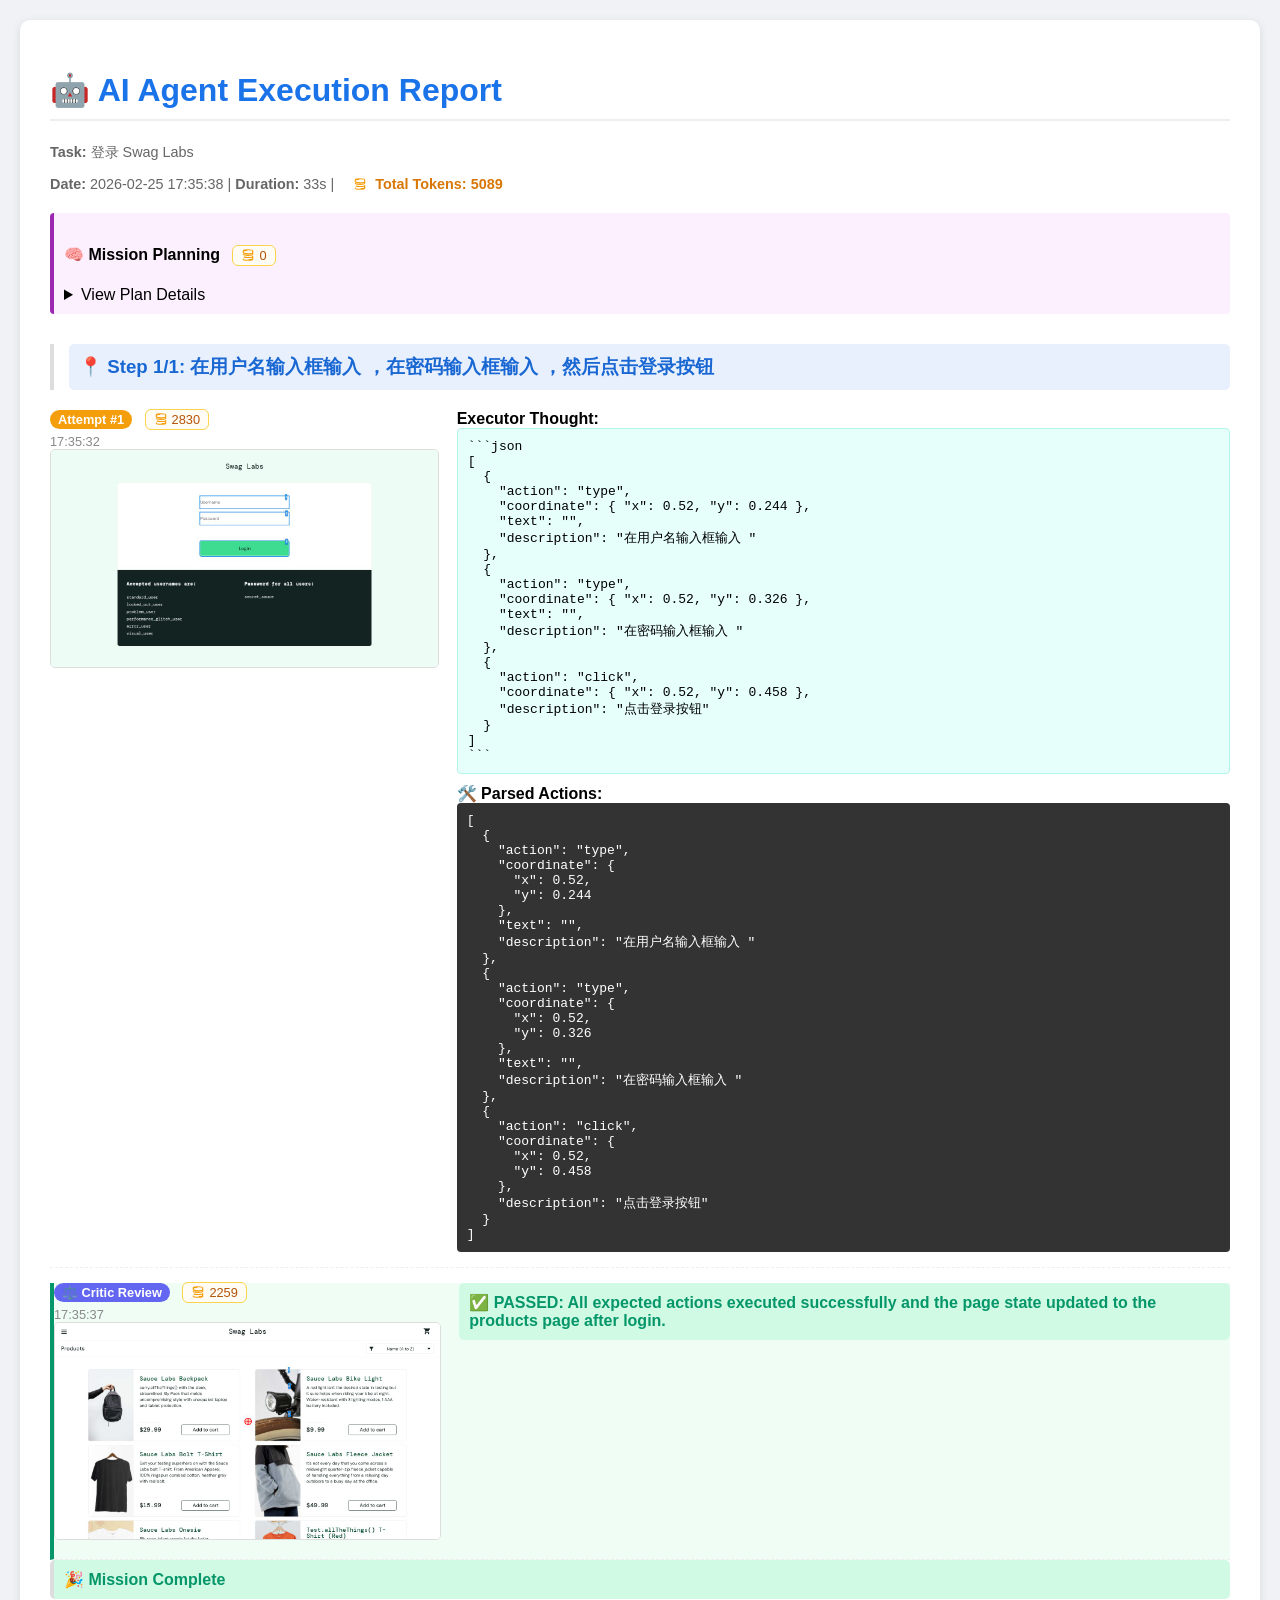
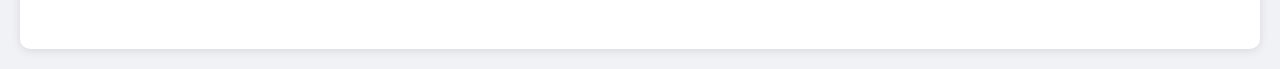
<file: MemoryAgent/test_reports/run_20260225_173504/report.html>
<!DOCTYPE html>
        <html>
        <head>
            <title>AI Agent Execution Report</title>
            <style>
                body { font-family: 'Segoe UI', Tahoma, Geneva, Verdana, sans-serif; background: #f0f2f5; margin: 0; padding: 20px; }
                .container { max-width: 1200px; margin: 0 auto; background: white; padding: 30px; border-radius: 10px; box-shadow: 0 2px 10px rgba(0,0,0,0.1); }
                h1 { color: #1a73e8; border-bottom: 2px solid #eee; padding-bottom: 10px; }
                .meta { color: #666; font-size: 0.9em; margin-bottom: 20px; }
                
                .log-entry { margin-bottom: 20px; border-left: 4px solid #ddd; padding-left: 15px; }
                .planner { border-left-color: #9c27b0; background: #fcf0ff; padding: 10px; border-radius: 4px; }
                .step-start h3 { background: #e8f0fe; padding: 10px; border-radius: 5px; color: #1967d2; margin-top: 30px; }
                .vision-attempt { display: flex; gap: 20px; margin-top: 15px; border-bottom: 1px dashed #eee; padding-bottom: 15px; }
                .vision-left { flex: 1; min-width: 300px; }
                .vision-right { flex: 2; }
                
                .screenshot { width: 100%; border: 1px solid #ddd; border-radius: 5px; cursor: pointer; transition: transform 0.2s; }
                .screenshot:hover { transform: scale(1.02); }
                
                .prompt-box { background: #f8f9fa; padding: 8px; font-size: 0.85em; color: #555; border-radius: 4px; max-height: 100px; overflow-y: auto; }
                .response-box { background: #e6fffa; padding: 10px; border-radius: 4px; border: 1px solid #b2f5ea; white-space: pre-wrap; font-family: monospace; }
                
                .badge { display: inline-block; padding: 2px 8px; border-radius: 12px; font-size: 0.8em; color: white; font-weight: bold; }
                .badge-retry { background: #f59e0b; }
                .badge-critic { background: #6366f1; }
                
                .token-tag { background: #fffcf5; color: #b45309; padding: 2px 8px; border-radius: 6px; font-size: 0.8em; margin-left: 8px; border: 1px solid #fcd34d; font-weight: 500; }
                
                .success { color: #059669; font-weight: bold; padding: 10px; background: #d1fae5; border-radius: 5px; }
                .error { color: #dc2626; font-weight: bold; padding: 10px; background: #fee2e2; border-radius: 5px; }
                pre { margin: 0; }
            </style>
        </head>
        <body>
            <div class="container">
                <h1>🤖 AI Agent Execution Report</h1>
                <div class="meta">
                    <p><strong>Task:</strong> 登录  Swag Labs</p>
                    <p>
                        <strong>Date:</strong> 2026-02-25 17:35:38 | 
                        <strong>Duration:</strong> 33s |
                        <strong style="color:#d97706; margin-left:15px;">
                            <svg xmlns="http://www.w3.org/2000/svg" width="14" height="14" viewBox="0 0 24 24" fill="none" stroke="#f59e0b" stroke-width="2" stroke-linecap="round" stroke-linejoin="round" style="vertical-align: middle; margin-right: 4px; margin-bottom: 2px;"><path d="M10.101 4C8.181 4 6.375 4.3 5 4.818M13.899 20c1.92 0 3.726-.3 5.101-.818M4 19.182C4 20.187 7.582 21 12 21c4.418 0 8-.813 8-1.818V14.5c0 1.005-3.582 1.818-8 1.818-2.607 0-4.927-.284-6.429-.737M4 10.818C4 11.823 7.582 12.636 12 12.636c4.418 0 8-.813 8-1.818V8.136c0 1.005-3.582 1.818-8 1.818-2.607 0-4.927-.284-6.429-.737M4 8.136V4.818C4 3.813 7.582 3 12 3c4.418 0 8 .813 8 1.818v3.318"/></svg> Total Tokens: 5089
                        </strong>
                    </p>
                </div>
                
                <div class="logs">
        
                <div class="log-entry planner">
                    <h4>🧠 Mission Planning <span class="token-tag" title="Token Usage"><svg xmlns="http://www.w3.org/2000/svg" width="14" height="14" viewBox="0 0 24 24" fill="none" stroke="#f59e0b" stroke-width="2" stroke-linecap="round" stroke-linejoin="round" style="vertical-align: middle; margin-right: 4px; margin-bottom: 2px;"><path d="M10.101 4C8.181 4 6.375 4.3 5 4.818M13.899 20c1.92 0 3.726-.3 5.101-.818M4 19.182C4 20.187 7.582 21 12 21c4.418 0 8-.813 8-1.818V14.5c0 1.005-3.582 1.818-8 1.818-2.607 0-4.927-.284-6.429-.737M4 10.818C4 11.823 7.582 12.636 12 12.636c4.418 0 8-.813 8-1.818V8.136c0 1.005-3.582 1.818-8 1.818-2.607 0-4.927-.284-6.429-.737M4 8.136V4.818C4 3.813 7.582 3 12 3c4.418 0 8 .813 8 1.818v3.318"/></svg>0</span></h4>
                    <details>
                        <summary>View Plan Details</summary>
                        <pre>{
  "target_url": "https://www.saucedemo.com/",
  "steps": [
    "在用户名输入框输入 <username>，在密码输入框输入 <password>，然后点击登录按钮"
  ]
}</pre>
                    </details>
                </div>
                
                <div class="log-entry step-start">
                    <h3>📍 Step 1/1: 在用户名输入框输入 <username>，在密码输入框输入 <password>，然后点击登录按钮</h3>
                </div>
                
                <div class="vision-attempt">
                    <div class="vision-left">
                        <span class="badge badge-retry">Attempt #1</span>
                        <span class="token-tag" title="Token Usage"><svg xmlns="http://www.w3.org/2000/svg" width="14" height="14" viewBox="0 0 24 24" fill="none" stroke="#f59e0b" stroke-width="2" stroke-linecap="round" stroke-linejoin="round" style="vertical-align: middle; margin-right: 4px; margin-bottom: 2px;"><path d="M10.101 4C8.181 4 6.375 4.3 5 4.818M13.899 20c1.92 0 3.726-.3 5.101-.818M4 19.182C4 20.187 7.582 21 12 21c4.418 0 8-.813 8-1.818V14.5c0 1.005-3.582 1.818-8 1.818-2.607 0-4.927-.284-6.429-.737M4 10.818C4 11.823 7.582 12.636 12 12.636c4.418 0 8-.813 8-1.818V8.136c0 1.005-3.582 1.818-8 1.818-2.607 0-4.927-.284-6.429-.737M4 8.136V4.818C4 3.813 7.582 3 12 3c4.418 0 8 .813 8 1.818v3.318"/></svg>2830</span>
                        <div style="margin-top:5px; font-size:0.8em; color:#888;">17:35:32</div>
                        <a href="./screenshots/s1_exec_1_1772012129246.jpg" target="_blank">
                            <img src="./screenshots/s1_exec_1_1772012129246.jpg" class="screenshot" alt="screenshot">
                        </a>
                    </div>
                    <div class="vision-right">
                        <div><strong>Executor Thought:</strong></div>
                        <div class="response-box">```json
[
  {
    "action": "type",
    "coordinate": { "x": 0.52, "y": 0.244 },
    "text": "<username>",
    "description": "在用户名输入框输入 <username>"
  },
  {
    "action": "type",
    "coordinate": { "x": 0.52, "y": 0.326 },
    "text": "<password>",
    "description": "在密码输入框输入 <password>"
  },
  {
    "action": "click",
    "coordinate": { "x": 0.52, "y": 0.458 },
    "description": "点击登录按钮"
  }
]
```</div>
                        
                        <div style="margin-top:10px;"><strong>🛠️ Parsed Actions:</strong></div>
                        <pre style="background:#333; color:#fff; padding:10px; border-radius:4px;">[
  {
    "action": "type",
    "coordinate": {
      "x": 0.52,
      "y": 0.244
    },
    "text": "<username>",
    "description": "在用户名输入框输入 <username>"
  },
  {
    "action": "type",
    "coordinate": {
      "x": 0.52,
      "y": 0.326
    },
    "text": "<password>",
    "description": "在密码输入框输入 <password>"
  },
  {
    "action": "click",
    "coordinate": {
      "x": 0.52,
      "y": 0.458
    },
    "description": "点击登录按钮"
  }
]</pre>
                    </div>
                </div>
                
                <div class="vision-attempt" style="border-left: 4px solid #059669; background: #f0fdf4;">
                    <div class="vision-left">
                        <span class="badge badge-critic">⚖️ Critic Review</span>
                        <span class="token-tag" title="Token Usage"><svg xmlns="http://www.w3.org/2000/svg" width="14" height="14" viewBox="0 0 24 24" fill="none" stroke="#f59e0b" stroke-width="2" stroke-linecap="round" stroke-linejoin="round" style="vertical-align: middle; margin-right: 4px; margin-bottom: 2px;"><path d="M10.101 4C8.181 4 6.375 4.3 5 4.818M13.899 20c1.92 0 3.726-.3 5.101-.818M4 19.182C4 20.187 7.582 21 12 21c4.418 0 8-.813 8-1.818V14.5c0 1.005-3.582 1.818-8 1.818-2.607 0-4.927-.284-6.429-.737M4 10.818C4 11.823 7.582 12.636 12 12.636c4.418 0 8-.813 8-1.818V8.136c0 1.005-3.582 1.818-8 1.818-2.607 0-4.927-.284-6.429-.737M4 8.136V4.818C4 3.813 7.582 3 12 3c4.418 0 8 .813 8 1.818v3.318"/></svg>2259</span>
                        <div style="margin-top:5px; font-size:0.8em; color:#888;">17:35:37</div>
                        <a href="./screenshots/s1_check_action_1_1772012135012.jpg" target="_blank">
                            <img src="./screenshots/s1_check_action_1_1772012135012.jpg" class="screenshot" alt="screenshot">
                        </a>
                    </div>
                    <div class="vision-right">
                        <div class="success">
                            ✅ PASSED: All expected actions executed successfully and the page state updated to the products page after login.
                        </div>
                    </div>
                </div>
                <div class="log-entry success">🎉 Mission Complete</div>
                </div>
            </div>
        </body>
        </html>
</file>
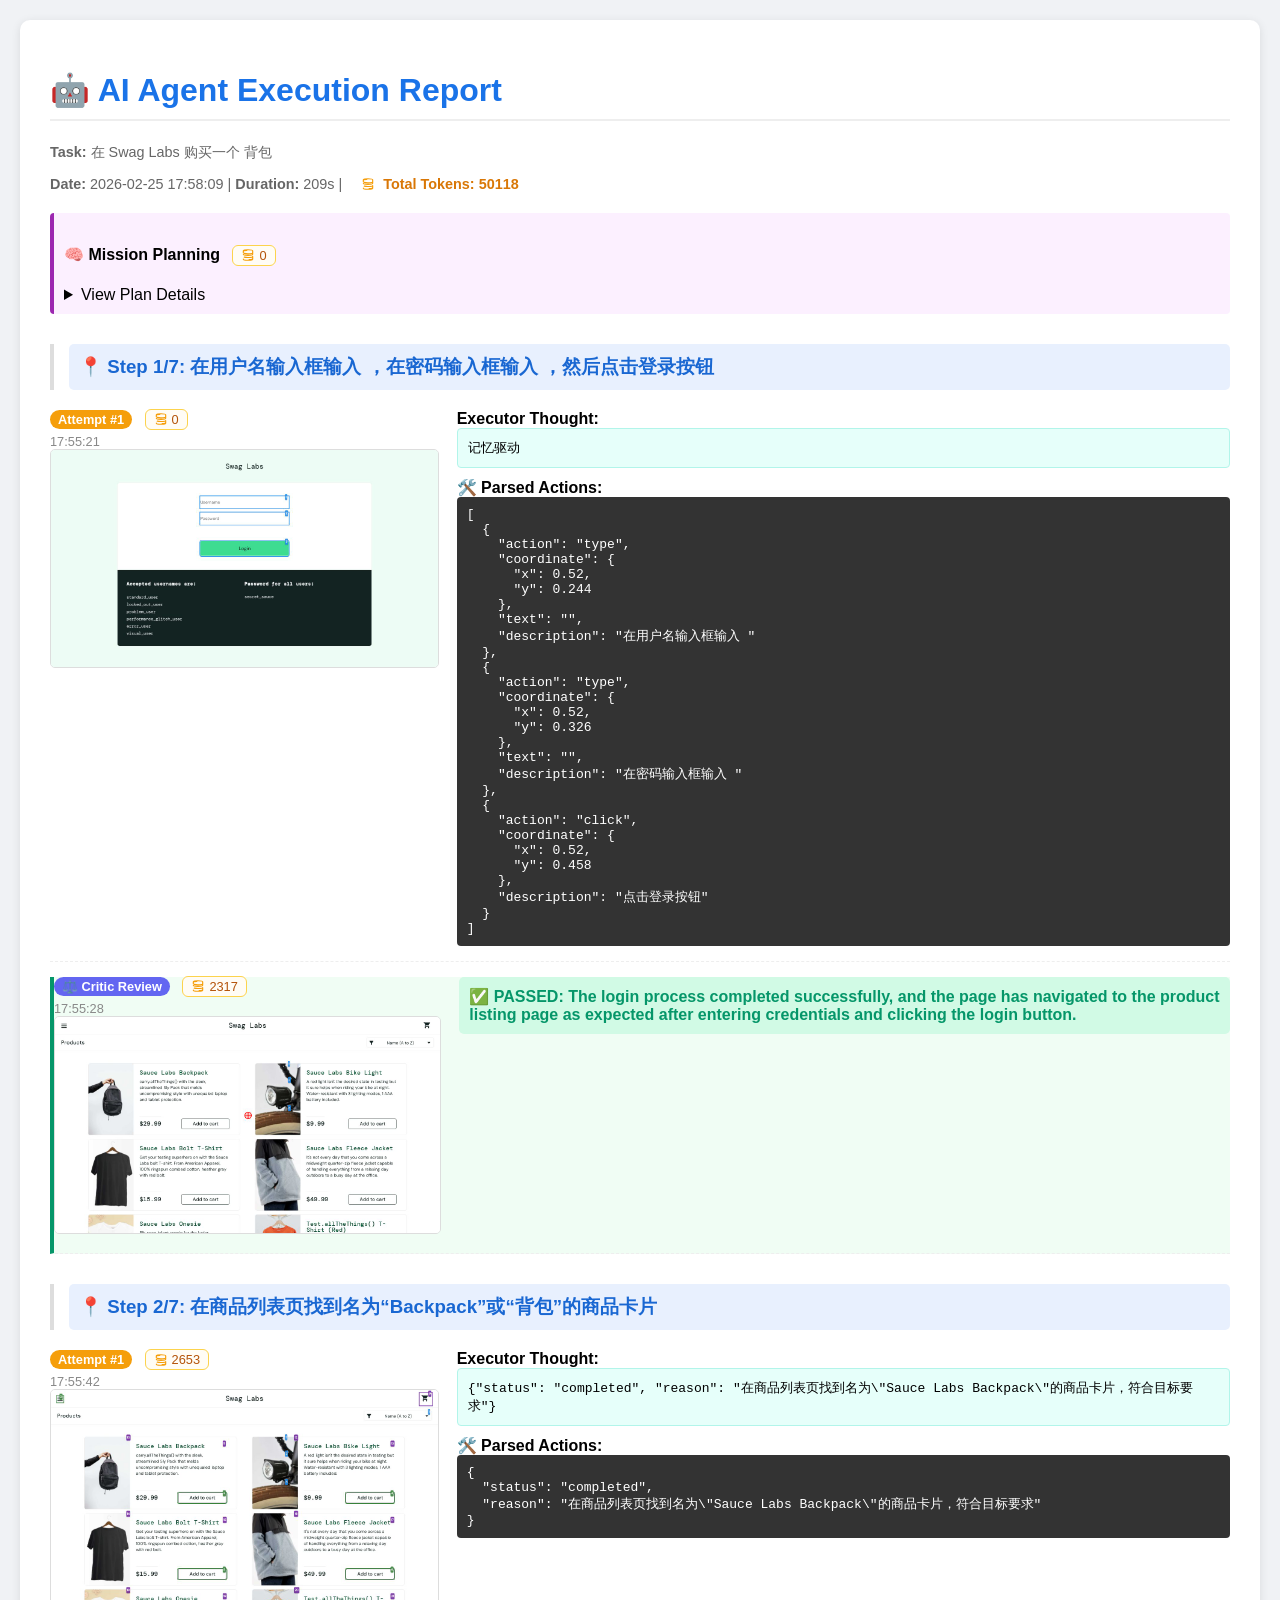
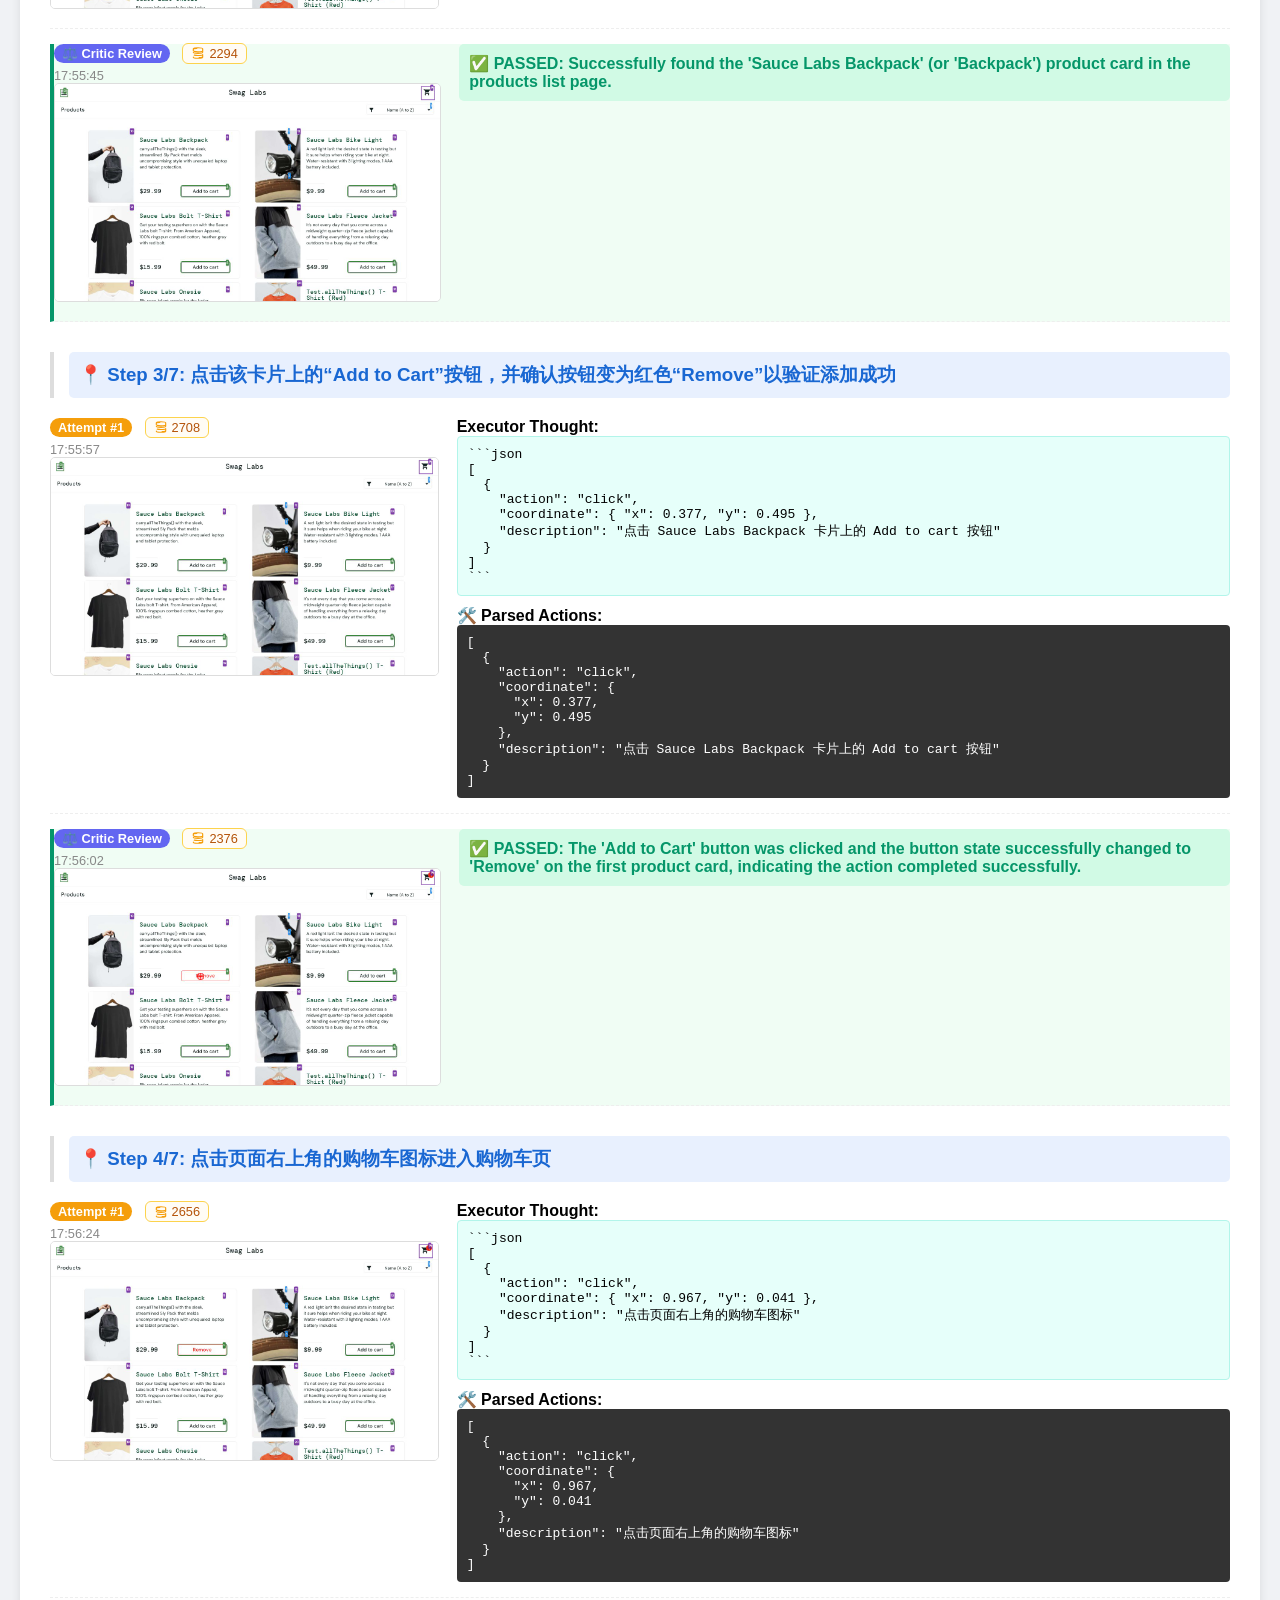
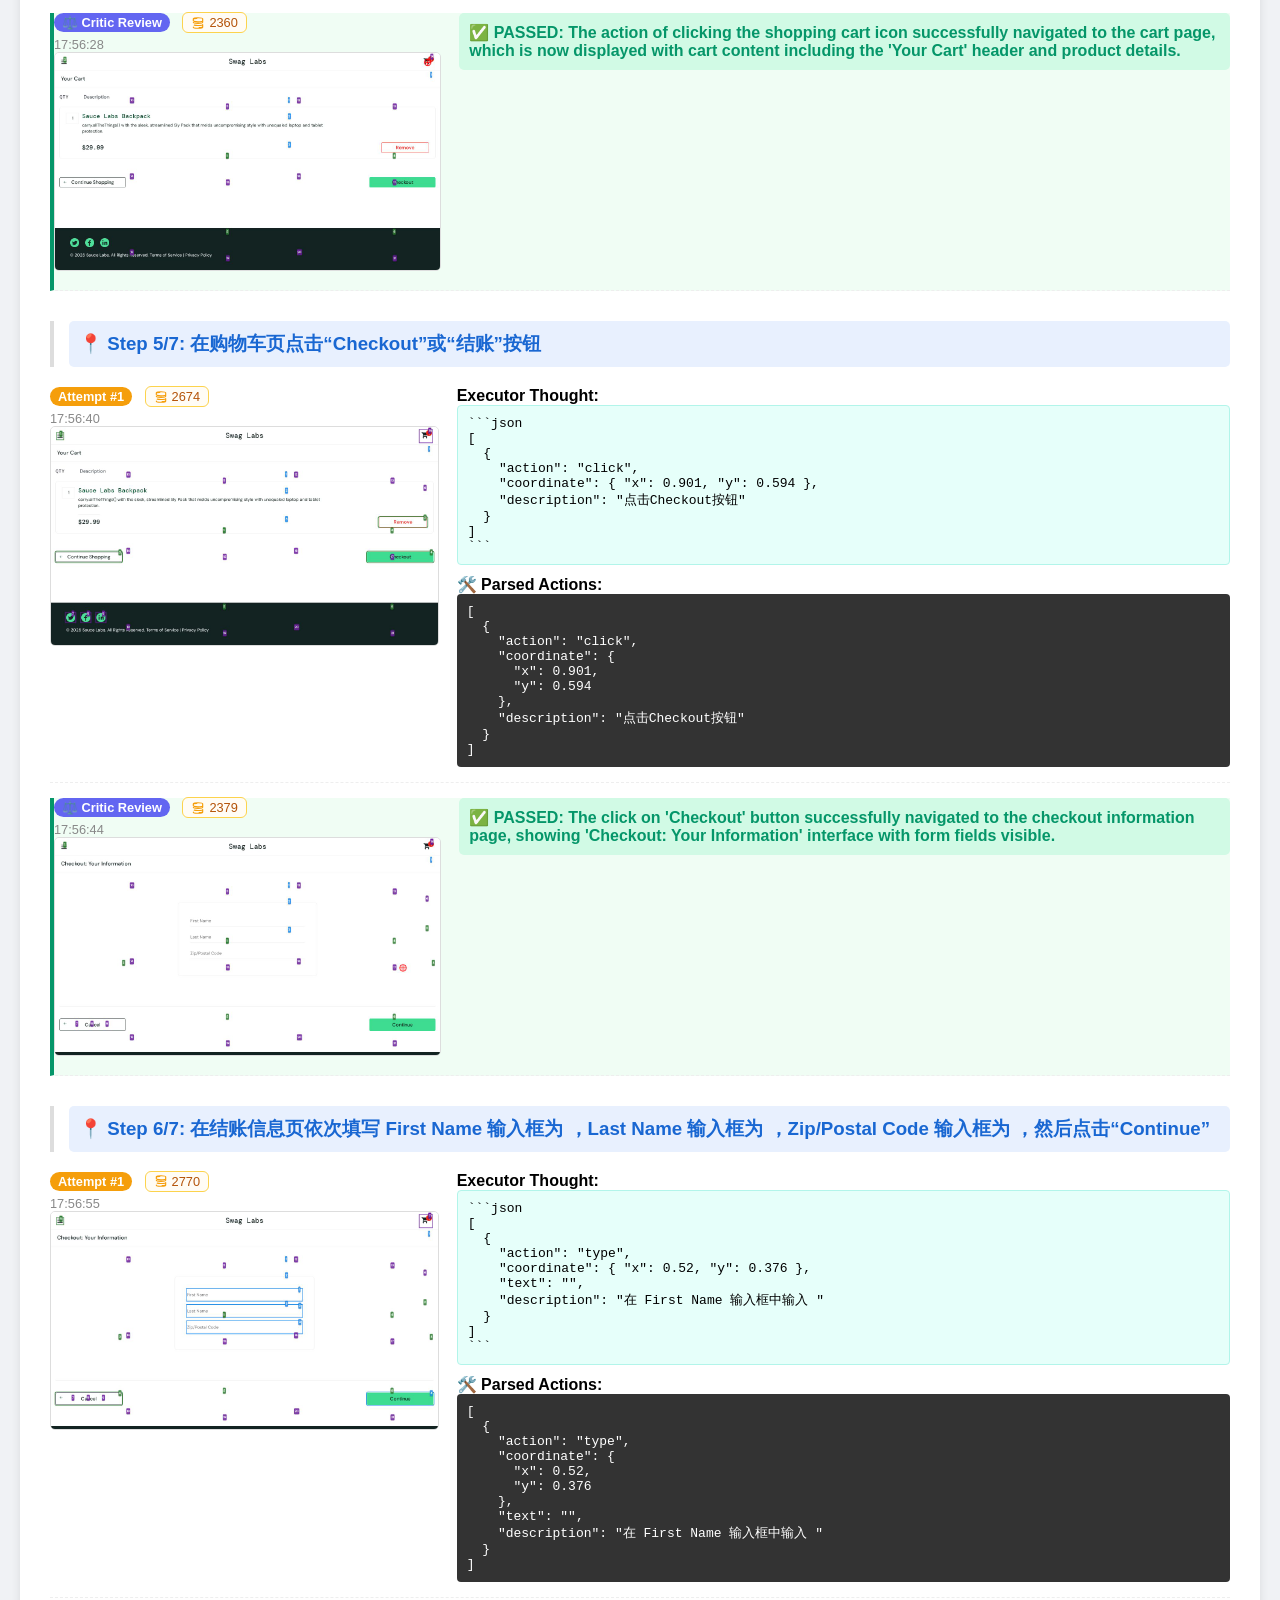
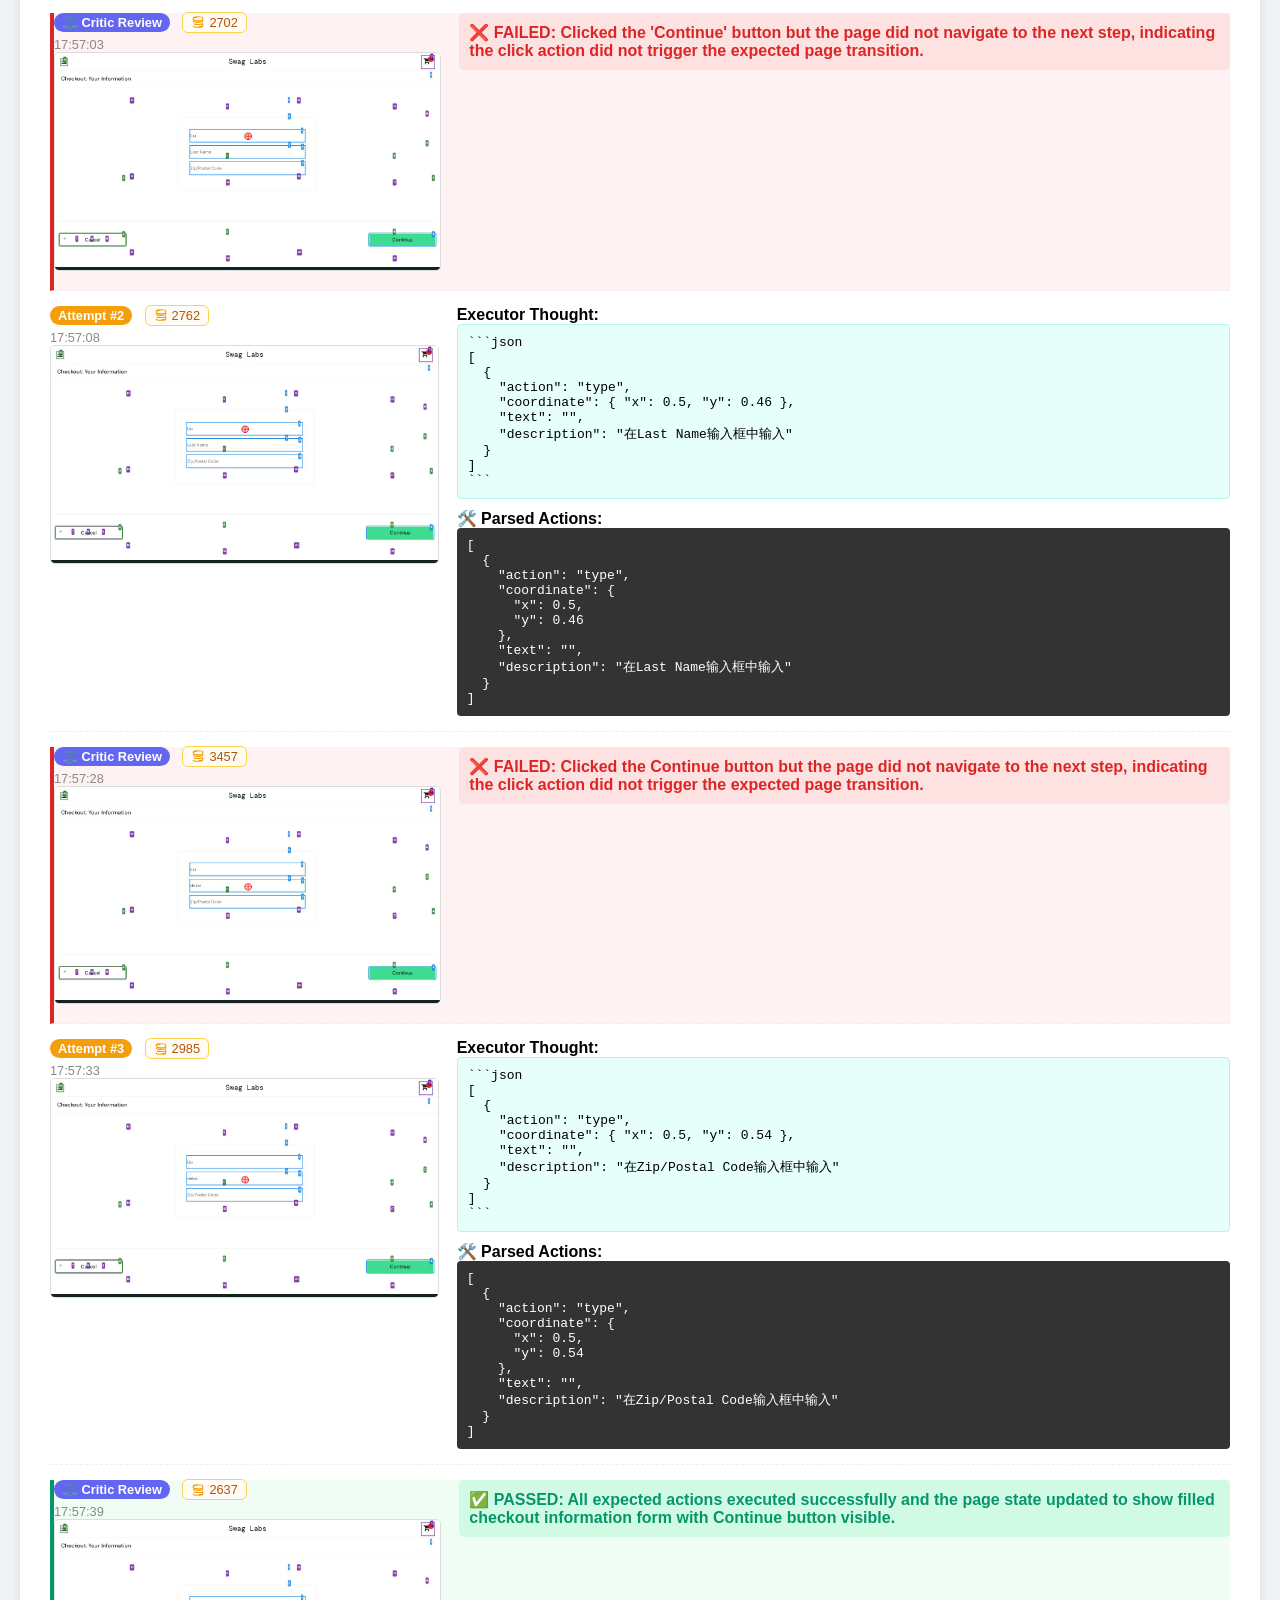
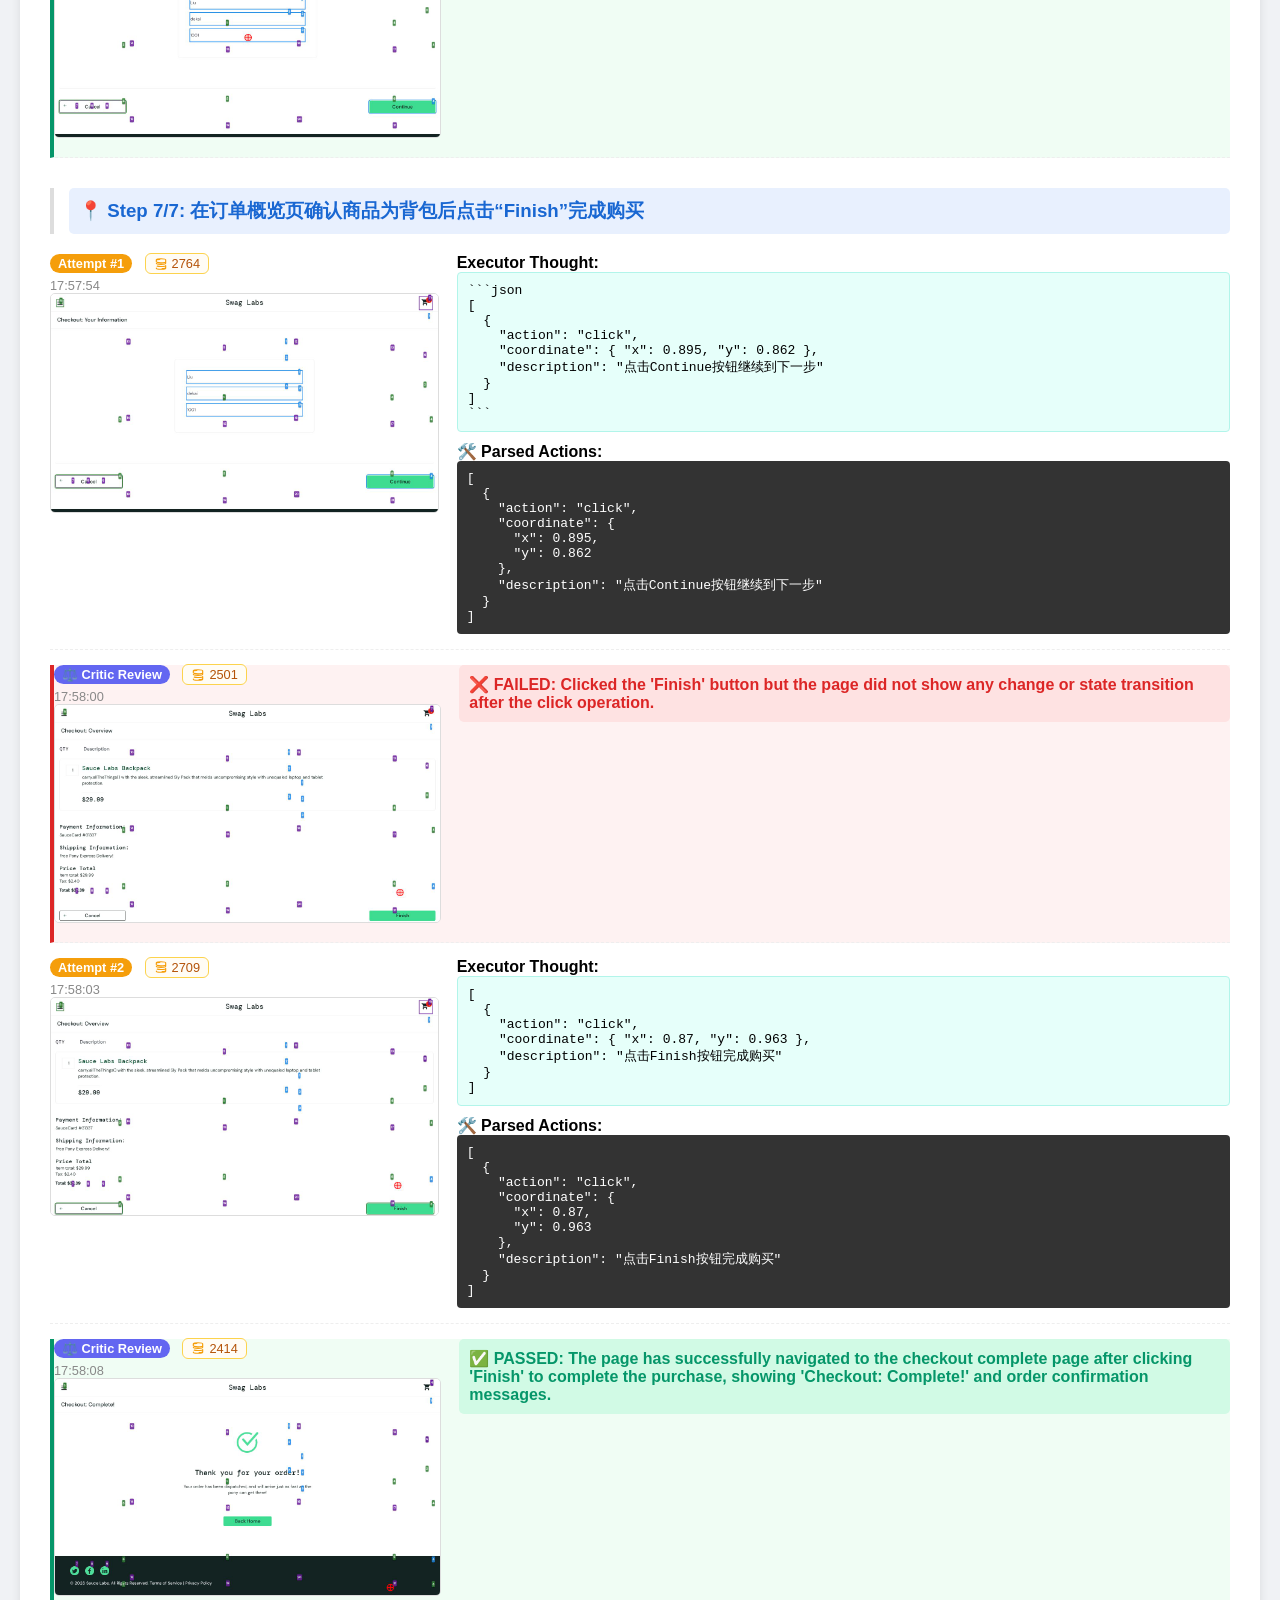
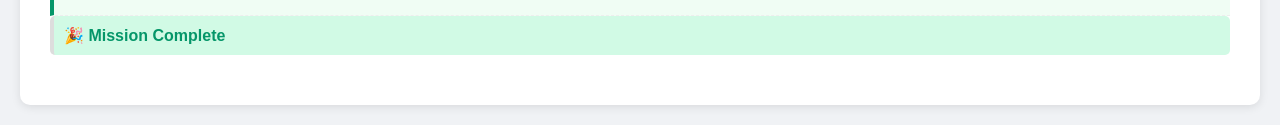
<file: MemoryAgent/test_reports/run_20260225_175440/report.html>
<!DOCTYPE html>
        <html>
        <head>
            <title>AI Agent Execution Report</title>
            <style>
                body { font-family: 'Segoe UI', Tahoma, Geneva, Verdana, sans-serif; background: #f0f2f5; margin: 0; padding: 20px; }
                .container { max-width: 1200px; margin: 0 auto; background: white; padding: 30px; border-radius: 10px; box-shadow: 0 2px 10px rgba(0,0,0,0.1); }
                h1 { color: #1a73e8; border-bottom: 2px solid #eee; padding-bottom: 10px; }
                .meta { color: #666; font-size: 0.9em; margin-bottom: 20px; }
                
                .log-entry { margin-bottom: 20px; border-left: 4px solid #ddd; padding-left: 15px; }
                .planner { border-left-color: #9c27b0; background: #fcf0ff; padding: 10px; border-radius: 4px; }
                .step-start h3 { background: #e8f0fe; padding: 10px; border-radius: 5px; color: #1967d2; margin-top: 30px; }
                .vision-attempt { display: flex; gap: 20px; margin-top: 15px; border-bottom: 1px dashed #eee; padding-bottom: 15px; }
                .vision-left { flex: 1; min-width: 300px; }
                .vision-right { flex: 2; }
                
                .screenshot { width: 100%; border: 1px solid #ddd; border-radius: 5px; cursor: pointer; transition: transform 0.2s; }
                .screenshot:hover { transform: scale(1.02); }
                
                .prompt-box { background: #f8f9fa; padding: 8px; font-size: 0.85em; color: #555; border-radius: 4px; max-height: 100px; overflow-y: auto; }
                .response-box { background: #e6fffa; padding: 10px; border-radius: 4px; border: 1px solid #b2f5ea; white-space: pre-wrap; font-family: monospace; }
                
                .badge { display: inline-block; padding: 2px 8px; border-radius: 12px; font-size: 0.8em; color: white; font-weight: bold; }
                .badge-retry { background: #f59e0b; }
                .badge-critic { background: #6366f1; }
                
                .token-tag { background: #fffcf5; color: #b45309; padding: 2px 8px; border-radius: 6px; font-size: 0.8em; margin-left: 8px; border: 1px solid #fcd34d; font-weight: 500; }
                
                .success { color: #059669; font-weight: bold; padding: 10px; background: #d1fae5; border-radius: 5px; }
                .error { color: #dc2626; font-weight: bold; padding: 10px; background: #fee2e2; border-radius: 5px; }
                pre { margin: 0; }
            </style>
        </head>
        <body>
            <div class="container">
                <h1>🤖 AI Agent Execution Report</h1>
                <div class="meta">
                    <p><strong>Task:</strong> 在 Swag Labs 购买一个 背包</p>
                    <p>
                        <strong>Date:</strong> 2026-02-25 17:58:09 | 
                        <strong>Duration:</strong> 209s |
                        <strong style="color:#d97706; margin-left:15px;">
                            <svg xmlns="http://www.w3.org/2000/svg" width="14" height="14" viewBox="0 0 24 24" fill="none" stroke="#f59e0b" stroke-width="2" stroke-linecap="round" stroke-linejoin="round" style="vertical-align: middle; margin-right: 4px; margin-bottom: 2px;"><path d="M10.101 4C8.181 4 6.375 4.3 5 4.818M13.899 20c1.92 0 3.726-.3 5.101-.818M4 19.182C4 20.187 7.582 21 12 21c4.418 0 8-.813 8-1.818V14.5c0 1.005-3.582 1.818-8 1.818-2.607 0-4.927-.284-6.429-.737M4 10.818C4 11.823 7.582 12.636 12 12.636c4.418 0 8-.813 8-1.818V8.136c0 1.005-3.582 1.818-8 1.818-2.607 0-4.927-.284-6.429-.737M4 8.136V4.818C4 3.813 7.582 3 12 3c4.418 0 8 .813 8 1.818v3.318"/></svg> Total Tokens: 50118
                        </strong>
                    </p>
                </div>
                
                <div class="logs">
        
                <div class="log-entry planner">
                    <h4>🧠 Mission Planning <span class="token-tag" title="Token Usage"><svg xmlns="http://www.w3.org/2000/svg" width="14" height="14" viewBox="0 0 24 24" fill="none" stroke="#f59e0b" stroke-width="2" stroke-linecap="round" stroke-linejoin="round" style="vertical-align: middle; margin-right: 4px; margin-bottom: 2px;"><path d="M10.101 4C8.181 4 6.375 4.3 5 4.818M13.899 20c1.92 0 3.726-.3 5.101-.818M4 19.182C4 20.187 7.582 21 12 21c4.418 0 8-.813 8-1.818V14.5c0 1.005-3.582 1.818-8 1.818-2.607 0-4.927-.284-6.429-.737M4 10.818C4 11.823 7.582 12.636 12 12.636c4.418 0 8-.813 8-1.818V8.136c0 1.005-3.582 1.818-8 1.818-2.607 0-4.927-.284-6.429-.737M4 8.136V4.818C4 3.813 7.582 3 12 3c4.418 0 8 .813 8 1.818v3.318"/></svg>0</span></h4>
                    <details>
                        <summary>View Plan Details</summary>
                        <pre>{
  "target_url": "https://www.saucedemo.com/",
  "steps": [
    "在用户名输入框输入 <username>，在密码输入框输入 <password>，然后点击登录按钮",
    "在商品列表页找到名为“Backpack”或“背包”的商品卡片",
    "点击该卡片上的“Add to Cart”按钮，并确认按钮变为红色“Remove”以验证添加成功",
    "点击页面右上角的购物车图标进入购物车页",
    "在购物车页点击“Checkout”或“结账”按钮",
    "在结账信息页依次填写 First Name 输入框为 <first_name>，Last Name 输入框为 <last_name>，Zip/Postal Code 输入框为 <zip>，然后点击“Continue”",
    "在订单概览页确认商品为背包后点击“Finish”完成购买"
  ]
}</pre>
                    </details>
                </div>
                
                <div class="log-entry step-start">
                    <h3>📍 Step 1/7: 在用户名输入框输入 <username>，在密码输入框输入 <password>，然后点击登录按钮</h3>
                </div>
                
                <div class="vision-attempt">
                    <div class="vision-left">
                        <span class="badge badge-retry">Attempt #1</span>
                        <span class="token-tag" title="Token Usage"><svg xmlns="http://www.w3.org/2000/svg" width="14" height="14" viewBox="0 0 24 24" fill="none" stroke="#f59e0b" stroke-width="2" stroke-linecap="round" stroke-linejoin="round" style="vertical-align: middle; margin-right: 4px; margin-bottom: 2px;"><path d="M10.101 4C8.181 4 6.375 4.3 5 4.818M13.899 20c1.92 0 3.726-.3 5.101-.818M4 19.182C4 20.187 7.582 21 12 21c4.418 0 8-.813 8-1.818V14.5c0 1.005-3.582 1.818-8 1.818-2.607 0-4.927-.284-6.429-.737M4 10.818C4 11.823 7.582 12.636 12 12.636c4.418 0 8-.813 8-1.818V8.136c0 1.005-3.582 1.818-8 1.818-2.607 0-4.927-.284-6.429-.737M4 8.136V4.818C4 3.813 7.582 3 12 3c4.418 0 8 .813 8 1.818v3.318"/></svg>0</span>
                        <div style="margin-top:5px; font-size:0.8em; color:#888;">17:55:21</div>
                        <a href="./screenshots/s1_exec_memory_1772013321581.jpg" target="_blank">
                            <img src="./screenshots/s1_exec_memory_1772013321581.jpg" class="screenshot" alt="screenshot">
                        </a>
                    </div>
                    <div class="vision-right">
                        <div><strong>Executor Thought:</strong></div>
                        <div class="response-box">记忆驱动</div>
                        
                        <div style="margin-top:10px;"><strong>🛠️ Parsed Actions:</strong></div>
                        <pre style="background:#333; color:#fff; padding:10px; border-radius:4px;">[
  {
    "action": "type",
    "coordinate": {
      "x": 0.52,
      "y": 0.244
    },
    "text": "<username>",
    "description": "在用户名输入框输入 <username>"
  },
  {
    "action": "type",
    "coordinate": {
      "x": 0.52,
      "y": 0.326
    },
    "text": "<password>",
    "description": "在密码输入框输入 <password>"
  },
  {
    "action": "click",
    "coordinate": {
      "x": 0.52,
      "y": 0.458
    },
    "description": "点击登录按钮"
  }
]</pre>
                    </div>
                </div>
                
                <div class="vision-attempt" style="border-left: 4px solid #059669; background: #f0fdf4;">
                    <div class="vision-left">
                        <span class="badge badge-critic">⚖️ Critic Review</span>
                        <span class="token-tag" title="Token Usage"><svg xmlns="http://www.w3.org/2000/svg" width="14" height="14" viewBox="0 0 24 24" fill="none" stroke="#f59e0b" stroke-width="2" stroke-linecap="round" stroke-linejoin="round" style="vertical-align: middle; margin-right: 4px; margin-bottom: 2px;"><path d="M10.101 4C8.181 4 6.375 4.3 5 4.818M13.899 20c1.92 0 3.726-.3 5.101-.818M4 19.182C4 20.187 7.582 21 12 21c4.418 0 8-.813 8-1.818V14.5c0 1.005-3.582 1.818-8 1.818-2.607 0-4.927-.284-6.429-.737M4 10.818C4 11.823 7.582 12.636 12 12.636c4.418 0 8-.813 8-1.818V8.136c0 1.005-3.582 1.818-8 1.818-2.607 0-4.927-.284-6.429-.737M4 8.136V4.818C4 3.813 7.582 3 12 3c4.418 0 8 .813 8 1.818v3.318"/></svg>2317</span>
                        <div style="margin-top:5px; font-size:0.8em; color:#888;">17:55:28</div>
                        <a href="./screenshots/s1_check_action_mer_1772013323794.jpg" target="_blank">
                            <img src="./screenshots/s1_check_action_mer_1772013323794.jpg" class="screenshot" alt="screenshot">
                        </a>
                    </div>
                    <div class="vision-right">
                        <div class="success">
                            ✅ PASSED: The login process completed successfully, and the page has navigated to the product listing page as expected after entering credentials and clicking the login button.
                        </div>
                    </div>
                </div>
                
                <div class="log-entry step-start">
                    <h3>📍 Step 2/7: 在商品列表页找到名为“Backpack”或“背包”的商品卡片</h3>
                </div>
                
                <div class="vision-attempt">
                    <div class="vision-left">
                        <span class="badge badge-retry">Attempt #1</span>
                        <span class="token-tag" title="Token Usage"><svg xmlns="http://www.w3.org/2000/svg" width="14" height="14" viewBox="0 0 24 24" fill="none" stroke="#f59e0b" stroke-width="2" stroke-linecap="round" stroke-linejoin="round" style="vertical-align: middle; margin-right: 4px; margin-bottom: 2px;"><path d="M10.101 4C8.181 4 6.375 4.3 5 4.818M13.899 20c1.92 0 3.726-.3 5.101-.818M4 19.182C4 20.187 7.582 21 12 21c4.418 0 8-.813 8-1.818V14.5c0 1.005-3.582 1.818-8 1.818-2.607 0-4.927-.284-6.429-.737M4 10.818C4 11.823 7.582 12.636 12 12.636c4.418 0 8-.813 8-1.818V8.136c0 1.005-3.582 1.818-8 1.818-2.607 0-4.927-.284-6.429-.737M4 8.136V4.818C4 3.813 7.582 3 12 3c4.418 0 8 .813 8 1.818v3.318"/></svg>2653</span>
                        <div style="margin-top:5px; font-size:0.8em; color:#888;">17:55:42</div>
                        <a href="./screenshots/s2_exec_1_1772013338402.jpg" target="_blank">
                            <img src="./screenshots/s2_exec_1_1772013338402.jpg" class="screenshot" alt="screenshot">
                        </a>
                    </div>
                    <div class="vision-right">
                        <div><strong>Executor Thought:</strong></div>
                        <div class="response-box">{"status": "completed", "reason": "在商品列表页找到名为\"Sauce Labs Backpack\"的商品卡片，符合目标要求"}</div>
                        
                        <div style="margin-top:10px;"><strong>🛠️ Parsed Actions:</strong></div>
                        <pre style="background:#333; color:#fff; padding:10px; border-radius:4px;">{
  "status": "completed",
  "reason": "在商品列表页找到名为\"Sauce Labs Backpack\"的商品卡片，符合目标要求"
}</pre>
                    </div>
                </div>
                
                <div class="vision-attempt" style="border-left: 4px solid #059669; background: #f0fdf4;">
                    <div class="vision-left">
                        <span class="badge badge-critic">⚖️ Critic Review</span>
                        <span class="token-tag" title="Token Usage"><svg xmlns="http://www.w3.org/2000/svg" width="14" height="14" viewBox="0 0 24 24" fill="none" stroke="#f59e0b" stroke-width="2" stroke-linecap="round" stroke-linejoin="round" style="vertical-align: middle; margin-right: 4px; margin-bottom: 2px;"><path d="M10.101 4C8.181 4 6.375 4.3 5 4.818M13.899 20c1.92 0 3.726-.3 5.101-.818M4 19.182C4 20.187 7.582 21 12 21c4.418 0 8-.813 8-1.818V14.5c0 1.005-3.582 1.818-8 1.818-2.607 0-4.927-.284-6.429-.737M4 10.818C4 11.823 7.582 12.636 12 12.636c4.418 0 8-.813 8-1.818V8.136c0 1.005-3.582 1.818-8 1.818-2.607 0-4.927-.284-6.429-.737M4 8.136V4.818C4 3.813 7.582 3 12 3c4.418 0 8 .813 8 1.818v3.318"/></svg>2294</span>
                        <div style="margin-top:5px; font-size:0.8em; color:#888;">17:55:45</div>
                        <a href="./screenshots/s2_check_final_1_1772013342925.jpg" target="_blank">
                            <img src="./screenshots/s2_check_final_1_1772013342925.jpg" class="screenshot" alt="screenshot">
                        </a>
                    </div>
                    <div class="vision-right">
                        <div class="success">
                            ✅ PASSED: Successfully found the 'Sauce Labs Backpack' (or 'Backpack') product card in the products list page.
                        </div>
                    </div>
                </div>
                
                <div class="log-entry step-start">
                    <h3>📍 Step 3/7: 点击该卡片上的“Add to Cart”按钮，并确认按钮变为红色“Remove”以验证添加成功</h3>
                </div>
                
                <div class="vision-attempt">
                    <div class="vision-left">
                        <span class="badge badge-retry">Attempt #1</span>
                        <span class="token-tag" title="Token Usage"><svg xmlns="http://www.w3.org/2000/svg" width="14" height="14" viewBox="0 0 24 24" fill="none" stroke="#f59e0b" stroke-width="2" stroke-linecap="round" stroke-linejoin="round" style="vertical-align: middle; margin-right: 4px; margin-bottom: 2px;"><path d="M10.101 4C8.181 4 6.375 4.3 5 4.818M13.899 20c1.92 0 3.726-.3 5.101-.818M4 19.182C4 20.187 7.582 21 12 21c4.418 0 8-.813 8-1.818V14.5c0 1.005-3.582 1.818-8 1.818-2.607 0-4.927-.284-6.429-.737M4 10.818C4 11.823 7.582 12.636 12 12.636c4.418 0 8-.813 8-1.818V8.136c0 1.005-3.582 1.818-8 1.818-2.607 0-4.927-.284-6.429-.737M4 8.136V4.818C4 3.813 7.582 3 12 3c4.418 0 8 .813 8 1.818v3.318"/></svg>2708</span>
                        <div style="margin-top:5px; font-size:0.8em; color:#888;">17:55:57</div>
                        <a href="./screenshots/s3_exec_1_1772013355456.jpg" target="_blank">
                            <img src="./screenshots/s3_exec_1_1772013355456.jpg" class="screenshot" alt="screenshot">
                        </a>
                    </div>
                    <div class="vision-right">
                        <div><strong>Executor Thought:</strong></div>
                        <div class="response-box">```json
[
  {
    "action": "click",
    "coordinate": { "x": 0.377, "y": 0.495 },
    "description": "点击 Sauce Labs Backpack 卡片上的 Add to cart 按钮"
  }
]
```</div>
                        
                        <div style="margin-top:10px;"><strong>🛠️ Parsed Actions:</strong></div>
                        <pre style="background:#333; color:#fff; padding:10px; border-radius:4px;">[
  {
    "action": "click",
    "coordinate": {
      "x": 0.377,
      "y": 0.495
    },
    "description": "点击 Sauce Labs Backpack 卡片上的 Add to cart 按钮"
  }
]</pre>
                    </div>
                </div>
                
                <div class="vision-attempt" style="border-left: 4px solid #059669; background: #f0fdf4;">
                    <div class="vision-left">
                        <span class="badge badge-critic">⚖️ Critic Review</span>
                        <span class="token-tag" title="Token Usage"><svg xmlns="http://www.w3.org/2000/svg" width="14" height="14" viewBox="0 0 24 24" fill="none" stroke="#f59e0b" stroke-width="2" stroke-linecap="round" stroke-linejoin="round" style="vertical-align: middle; margin-right: 4px; margin-bottom: 2px;"><path d="M10.101 4C8.181 4 6.375 4.3 5 4.818M13.899 20c1.92 0 3.726-.3 5.101-.818M4 19.182C4 20.187 7.582 21 12 21c4.418 0 8-.813 8-1.818V14.5c0 1.005-3.582 1.818-8 1.818-2.607 0-4.927-.284-6.429-.737M4 10.818C4 11.823 7.582 12.636 12 12.636c4.418 0 8-.813 8-1.818V8.136c0 1.005-3.582 1.818-8 1.818-2.607 0-4.927-.284-6.429-.737M4 8.136V4.818C4 3.813 7.582 3 12 3c4.418 0 8 .813 8 1.818v3.318"/></svg>2376</span>
                        <div style="margin-top:5px; font-size:0.8em; color:#888;">17:56:02</div>
                        <a href="./screenshots/s3_check_action_1_1772013358507.jpg" target="_blank">
                            <img src="./screenshots/s3_check_action_1_1772013358507.jpg" class="screenshot" alt="screenshot">
                        </a>
                    </div>
                    <div class="vision-right">
                        <div class="success">
                            ✅ PASSED: The 'Add to Cart' button was clicked and the button state successfully changed to 'Remove' on the first product card, indicating the action completed successfully.
                        </div>
                    </div>
                </div>
                
                <div class="log-entry step-start">
                    <h3>📍 Step 4/7: 点击页面右上角的购物车图标进入购物车页</h3>
                </div>
                
                <div class="vision-attempt">
                    <div class="vision-left">
                        <span class="badge badge-retry">Attempt #1</span>
                        <span class="token-tag" title="Token Usage"><svg xmlns="http://www.w3.org/2000/svg" width="14" height="14" viewBox="0 0 24 24" fill="none" stroke="#f59e0b" stroke-width="2" stroke-linecap="round" stroke-linejoin="round" style="vertical-align: middle; margin-right: 4px; margin-bottom: 2px;"><path d="M10.101 4C8.181 4 6.375 4.3 5 4.818M13.899 20c1.92 0 3.726-.3 5.101-.818M4 19.182C4 20.187 7.582 21 12 21c4.418 0 8-.813 8-1.818V14.5c0 1.005-3.582 1.818-8 1.818-2.607 0-4.927-.284-6.429-.737M4 10.818C4 11.823 7.582 12.636 12 12.636c4.418 0 8-.813 8-1.818V8.136c0 1.005-3.582 1.818-8 1.818-2.607 0-4.927-.284-6.429-.737M4 8.136V4.818C4 3.813 7.582 3 12 3c4.418 0 8 .813 8 1.818v3.318"/></svg>2656</span>
                        <div style="margin-top:5px; font-size:0.8em; color:#888;">17:56:24</div>
                        <a href="./screenshots/s4_exec_1_1772013382037.jpg" target="_blank">
                            <img src="./screenshots/s4_exec_1_1772013382037.jpg" class="screenshot" alt="screenshot">
                        </a>
                    </div>
                    <div class="vision-right">
                        <div><strong>Executor Thought:</strong></div>
                        <div class="response-box">```json
[
  {
    "action": "click",
    "coordinate": { "x": 0.967, "y": 0.041 },
    "description": "点击页面右上角的购物车图标"
  }
]
```</div>
                        
                        <div style="margin-top:10px;"><strong>🛠️ Parsed Actions:</strong></div>
                        <pre style="background:#333; color:#fff; padding:10px; border-radius:4px;">[
  {
    "action": "click",
    "coordinate": {
      "x": 0.967,
      "y": 0.041
    },
    "description": "点击页面右上角的购物车图标"
  }
]</pre>
                    </div>
                </div>
                
                <div class="vision-attempt" style="border-left: 4px solid #059669; background: #f0fdf4;">
                    <div class="vision-left">
                        <span class="badge badge-critic">⚖️ Critic Review</span>
                        <span class="token-tag" title="Token Usage"><svg xmlns="http://www.w3.org/2000/svg" width="14" height="14" viewBox="0 0 24 24" fill="none" stroke="#f59e0b" stroke-width="2" stroke-linecap="round" stroke-linejoin="round" style="vertical-align: middle; margin-right: 4px; margin-bottom: 2px;"><path d="M10.101 4C8.181 4 6.375 4.3 5 4.818M13.899 20c1.92 0 3.726-.3 5.101-.818M4 19.182C4 20.187 7.582 21 12 21c4.418 0 8-.813 8-1.818V14.5c0 1.005-3.582 1.818-8 1.818-2.607 0-4.927-.284-6.429-.737M4 10.818C4 11.823 7.582 12.636 12 12.636c4.418 0 8-.813 8-1.818V8.136c0 1.005-3.582 1.818-8 1.818-2.607 0-4.927-.284-6.429-.737M4 8.136V4.818C4 3.813 7.582 3 12 3c4.418 0 8 .813 8 1.818v3.318"/></svg>2360</span>
                        <div style="margin-top:5px; font-size:0.8em; color:#888;">17:56:28</div>
                        <a href="./screenshots/s4_check_action_1_1772013384909.jpg" target="_blank">
                            <img src="./screenshots/s4_check_action_1_1772013384909.jpg" class="screenshot" alt="screenshot">
                        </a>
                    </div>
                    <div class="vision-right">
                        <div class="success">
                            ✅ PASSED: The action of clicking the shopping cart icon successfully navigated to the cart page, which is now displayed with cart content including the 'Your Cart' header and product details.
                        </div>
                    </div>
                </div>
                
                <div class="log-entry step-start">
                    <h3>📍 Step 5/7: 在购物车页点击“Checkout”或“结账”按钮</h3>
                </div>
                
                <div class="vision-attempt">
                    <div class="vision-left">
                        <span class="badge badge-retry">Attempt #1</span>
                        <span class="token-tag" title="Token Usage"><svg xmlns="http://www.w3.org/2000/svg" width="14" height="14" viewBox="0 0 24 24" fill="none" stroke="#f59e0b" stroke-width="2" stroke-linecap="round" stroke-linejoin="round" style="vertical-align: middle; margin-right: 4px; margin-bottom: 2px;"><path d="M10.101 4C8.181 4 6.375 4.3 5 4.818M13.899 20c1.92 0 3.726-.3 5.101-.818M4 19.182C4 20.187 7.582 21 12 21c4.418 0 8-.813 8-1.818V14.5c0 1.005-3.582 1.818-8 1.818-2.607 0-4.927-.284-6.429-.737M4 10.818C4 11.823 7.582 12.636 12 12.636c4.418 0 8-.813 8-1.818V8.136c0 1.005-3.582 1.818-8 1.818-2.607 0-4.927-.284-6.429-.737M4 8.136V4.818C4 3.813 7.582 3 12 3c4.418 0 8 .813 8 1.818v3.318"/></svg>2674</span>
                        <div style="margin-top:5px; font-size:0.8em; color:#888;">17:56:40</div>
                        <a href="./screenshots/s5_exec_1_1772013398006.jpg" target="_blank">
                            <img src="./screenshots/s5_exec_1_1772013398006.jpg" class="screenshot" alt="screenshot">
                        </a>
                    </div>
                    <div class="vision-right">
                        <div><strong>Executor Thought:</strong></div>
                        <div class="response-box">```json
[
  {
    "action": "click",
    "coordinate": { "x": 0.901, "y": 0.594 },
    "description": "点击Checkout按钮"
  }
]
```</div>
                        
                        <div style="margin-top:10px;"><strong>🛠️ Parsed Actions:</strong></div>
                        <pre style="background:#333; color:#fff; padding:10px; border-radius:4px;">[
  {
    "action": "click",
    "coordinate": {
      "x": 0.901,
      "y": 0.594
    },
    "description": "点击Checkout按钮"
  }
]</pre>
                    </div>
                </div>
                
                <div class="vision-attempt" style="border-left: 4px solid #059669; background: #f0fdf4;">
                    <div class="vision-left">
                        <span class="badge badge-critic">⚖️ Critic Review</span>
                        <span class="token-tag" title="Token Usage"><svg xmlns="http://www.w3.org/2000/svg" width="14" height="14" viewBox="0 0 24 24" fill="none" stroke="#f59e0b" stroke-width="2" stroke-linecap="round" stroke-linejoin="round" style="vertical-align: middle; margin-right: 4px; margin-bottom: 2px;"><path d="M10.101 4C8.181 4 6.375 4.3 5 4.818M13.899 20c1.92 0 3.726-.3 5.101-.818M4 19.182C4 20.187 7.582 21 12 21c4.418 0 8-.813 8-1.818V14.5c0 1.005-3.582 1.818-8 1.818-2.607 0-4.927-.284-6.429-.737M4 10.818C4 11.823 7.582 12.636 12 12.636c4.418 0 8-.813 8-1.818V8.136c0 1.005-3.582 1.818-8 1.818-2.607 0-4.927-.284-6.429-.737M4 8.136V4.818C4 3.813 7.582 3 12 3c4.418 0 8 .813 8 1.818v3.318"/></svg>2379</span>
                        <div style="margin-top:5px; font-size:0.8em; color:#888;">17:56:44</div>
                        <a href="./screenshots/s5_check_action_1_1772013400671.jpg" target="_blank">
                            <img src="./screenshots/s5_check_action_1_1772013400671.jpg" class="screenshot" alt="screenshot">
                        </a>
                    </div>
                    <div class="vision-right">
                        <div class="success">
                            ✅ PASSED: The click on 'Checkout' button successfully navigated to the checkout information page, showing 'Checkout: Your Information' interface with form fields visible.
                        </div>
                    </div>
                </div>
                
                <div class="log-entry step-start">
                    <h3>📍 Step 6/7: 在结账信息页依次填写 First Name 输入框为 <first_name>，Last Name 输入框为 <last_name>，Zip/Postal Code 输入框为 <zip>，然后点击“Continue”</h3>
                </div>
                
                <div class="vision-attempt">
                    <div class="vision-left">
                        <span class="badge badge-retry">Attempt #1</span>
                        <span class="token-tag" title="Token Usage"><svg xmlns="http://www.w3.org/2000/svg" width="14" height="14" viewBox="0 0 24 24" fill="none" stroke="#f59e0b" stroke-width="2" stroke-linecap="round" stroke-linejoin="round" style="vertical-align: middle; margin-right: 4px; margin-bottom: 2px;"><path d="M10.101 4C8.181 4 6.375 4.3 5 4.818M13.899 20c1.92 0 3.726-.3 5.101-.818M4 19.182C4 20.187 7.582 21 12 21c4.418 0 8-.813 8-1.818V14.5c0 1.005-3.582 1.818-8 1.818-2.607 0-4.927-.284-6.429-.737M4 10.818C4 11.823 7.582 12.636 12 12.636c4.418 0 8-.813 8-1.818V8.136c0 1.005-3.582 1.818-8 1.818-2.607 0-4.927-.284-6.429-.737M4 8.136V4.818C4 3.813 7.582 3 12 3c4.418 0 8 .813 8 1.818v3.318"/></svg>2770</span>
                        <div style="margin-top:5px; font-size:0.8em; color:#888;">17:56:55</div>
                        <a href="./screenshots/s6_exec_1_1772013413193.jpg" target="_blank">
                            <img src="./screenshots/s6_exec_1_1772013413193.jpg" class="screenshot" alt="screenshot">
                        </a>
                    </div>
                    <div class="vision-right">
                        <div><strong>Executor Thought:</strong></div>
                        <div class="response-box">```json
[
  {
    "action": "type",
    "coordinate": { "x": 0.52, "y": 0.376 },
    "text": "<first_name>",
    "description": "在 First Name 输入框中输入 <first_name>"
  }
]
```</div>
                        
                        <div style="margin-top:10px;"><strong>🛠️ Parsed Actions:</strong></div>
                        <pre style="background:#333; color:#fff; padding:10px; border-radius:4px;">[
  {
    "action": "type",
    "coordinate": {
      "x": 0.52,
      "y": 0.376
    },
    "text": "<first_name>",
    "description": "在 First Name 输入框中输入 <first_name>"
  }
]</pre>
                    </div>
                </div>
                
                <div class="vision-attempt" style="border-left: 4px solid #dc2626; background: #fef2f2;">
                    <div class="vision-left">
                        <span class="badge badge-critic">⚖️ Critic Review</span>
                        <span class="token-tag" title="Token Usage"><svg xmlns="http://www.w3.org/2000/svg" width="14" height="14" viewBox="0 0 24 24" fill="none" stroke="#f59e0b" stroke-width="2" stroke-linecap="round" stroke-linejoin="round" style="vertical-align: middle; margin-right: 4px; margin-bottom: 2px;"><path d="M10.101 4C8.181 4 6.375 4.3 5 4.818M13.899 20c1.92 0 3.726-.3 5.101-.818M4 19.182C4 20.187 7.582 21 12 21c4.418 0 8-.813 8-1.818V14.5c0 1.005-3.582 1.818-8 1.818-2.607 0-4.927-.284-6.429-.737M4 10.818C4 11.823 7.582 12.636 12 12.636c4.418 0 8-.813 8-1.818V8.136c0 1.005-3.582 1.818-8 1.818-2.607 0-4.927-.284-6.429-.737M4 8.136V4.818C4 3.813 7.582 3 12 3c4.418 0 8 .813 8 1.818v3.318"/></svg>2702</span>
                        <div style="margin-top:5px; font-size:0.8em; color:#888;">17:57:03</div>
                        <a href="./screenshots/s6_check_action_1_1772013416563.jpg" target="_blank">
                            <img src="./screenshots/s6_check_action_1_1772013416563.jpg" class="screenshot" alt="screenshot">
                        </a>
                    </div>
                    <div class="vision-right">
                        <div class="error">
                            ❌ FAILED: Clicked the 'Continue' button but the page did not navigate to the next step, indicating the click action did not trigger the expected page transition.
                        </div>
                    </div>
                </div>
                
                <div class="vision-attempt">
                    <div class="vision-left">
                        <span class="badge badge-retry">Attempt #2</span>
                        <span class="token-tag" title="Token Usage"><svg xmlns="http://www.w3.org/2000/svg" width="14" height="14" viewBox="0 0 24 24" fill="none" stroke="#f59e0b" stroke-width="2" stroke-linecap="round" stroke-linejoin="round" style="vertical-align: middle; margin-right: 4px; margin-bottom: 2px;"><path d="M10.101 4C8.181 4 6.375 4.3 5 4.818M13.899 20c1.92 0 3.726-.3 5.101-.818M4 19.182C4 20.187 7.582 21 12 21c4.418 0 8-.813 8-1.818V14.5c0 1.005-3.582 1.818-8 1.818-2.607 0-4.927-.284-6.429-.737M4 10.818C4 11.823 7.582 12.636 12 12.636c4.418 0 8-.813 8-1.818V8.136c0 1.005-3.582 1.818-8 1.818-2.607 0-4.927-.284-6.429-.737M4 8.136V4.818C4 3.813 7.582 3 12 3c4.418 0 8 .813 8 1.818v3.318"/></svg>2762</span>
                        <div style="margin-top:5px; font-size:0.8em; color:#888;">17:57:08</div>
                        <a href="./screenshots/s6_exec_2_1772013423653.jpg" target="_blank">
                            <img src="./screenshots/s6_exec_2_1772013423653.jpg" class="screenshot" alt="screenshot">
                        </a>
                    </div>
                    <div class="vision-right">
                        <div><strong>Executor Thought:</strong></div>
                        <div class="response-box">```json
[
  {
    "action": "type",
    "coordinate": { "x": 0.5, "y": 0.46 },
    "text": "<last_name>",
    "description": "在Last Name输入框中输入<last_name>"
  }
]
```</div>
                        
                        <div style="margin-top:10px;"><strong>🛠️ Parsed Actions:</strong></div>
                        <pre style="background:#333; color:#fff; padding:10px; border-radius:4px;">[
  {
    "action": "type",
    "coordinate": {
      "x": 0.5,
      "y": 0.46
    },
    "text": "<last_name>",
    "description": "在Last Name输入框中输入<last_name>"
  }
]</pre>
                    </div>
                </div>
                
                <div class="vision-attempt" style="border-left: 4px solid #dc2626; background: #fef2f2;">
                    <div class="vision-left">
                        <span class="badge badge-critic">⚖️ Critic Review</span>
                        <span class="token-tag" title="Token Usage"><svg xmlns="http://www.w3.org/2000/svg" width="14" height="14" viewBox="0 0 24 24" fill="none" stroke="#f59e0b" stroke-width="2" stroke-linecap="round" stroke-linejoin="round" style="vertical-align: middle; margin-right: 4px; margin-bottom: 2px;"><path d="M10.101 4C8.181 4 6.375 4.3 5 4.818M13.899 20c1.92 0 3.726-.3 5.101-.818M4 19.182C4 20.187 7.582 21 12 21c4.418 0 8-.813 8-1.818V14.5c0 1.005-3.582 1.818-8 1.818-2.607 0-4.927-.284-6.429-.737M4 10.818C4 11.823 7.582 12.636 12 12.636c4.418 0 8-.813 8-1.818V8.136c0 1.005-3.582 1.818-8 1.818-2.607 0-4.927-.284-6.429-.737M4 8.136V4.818C4 3.813 7.582 3 12 3c4.418 0 8 .813 8 1.818v3.318"/></svg>3457</span>
                        <div style="margin-top:5px; font-size:0.8em; color:#888;">17:57:28</div>
                        <a href="./screenshots/s6_check_action_2_1772013429120.jpg" target="_blank">
                            <img src="./screenshots/s6_check_action_2_1772013429120.jpg" class="screenshot" alt="screenshot">
                        </a>
                    </div>
                    <div class="vision-right">
                        <div class="error">
                            ❌ FAILED: Clicked the Continue button but the page did not navigate to the next step, indicating the click action did not trigger the expected page transition.
                        </div>
                    </div>
                </div>
                
                <div class="vision-attempt">
                    <div class="vision-left">
                        <span class="badge badge-retry">Attempt #3</span>
                        <span class="token-tag" title="Token Usage"><svg xmlns="http://www.w3.org/2000/svg" width="14" height="14" viewBox="0 0 24 24" fill="none" stroke="#f59e0b" stroke-width="2" stroke-linecap="round" stroke-linejoin="round" style="vertical-align: middle; margin-right: 4px; margin-bottom: 2px;"><path d="M10.101 4C8.181 4 6.375 4.3 5 4.818M13.899 20c1.92 0 3.726-.3 5.101-.818M4 19.182C4 20.187 7.582 21 12 21c4.418 0 8-.813 8-1.818V14.5c0 1.005-3.582 1.818-8 1.818-2.607 0-4.927-.284-6.429-.737M4 10.818C4 11.823 7.582 12.636 12 12.636c4.418 0 8-.813 8-1.818V8.136c0 1.005-3.582 1.818-8 1.818-2.607 0-4.927-.284-6.429-.737M4 8.136V4.818C4 3.813 7.582 3 12 3c4.418 0 8 .813 8 1.818v3.318"/></svg>2985</span>
                        <div style="margin-top:5px; font-size:0.8em; color:#888;">17:57:33</div>
                        <a href="./screenshots/s6_exec_3_1772013448311.jpg" target="_blank">
                            <img src="./screenshots/s6_exec_3_1772013448311.jpg" class="screenshot" alt="screenshot">
                        </a>
                    </div>
                    <div class="vision-right">
                        <div><strong>Executor Thought:</strong></div>
                        <div class="response-box">```json
[
  {
    "action": "type",
    "coordinate": { "x": 0.5, "y": 0.54 },
    "text": "<zip>",
    "description": "在Zip/Postal Code输入框中输入<zip>"
  }
]
```</div>
                        
                        <div style="margin-top:10px;"><strong>🛠️ Parsed Actions:</strong></div>
                        <pre style="background:#333; color:#fff; padding:10px; border-radius:4px;">[
  {
    "action": "type",
    "coordinate": {
      "x": 0.5,
      "y": 0.54
    },
    "text": "<zip>",
    "description": "在Zip/Postal Code输入框中输入<zip>"
  }
]</pre>
                    </div>
                </div>
                
                <div class="vision-attempt" style="border-left: 4px solid #059669; background: #f0fdf4;">
                    <div class="vision-left">
                        <span class="badge badge-critic">⚖️ Critic Review</span>
                        <span class="token-tag" title="Token Usage"><svg xmlns="http://www.w3.org/2000/svg" width="14" height="14" viewBox="0 0 24 24" fill="none" stroke="#f59e0b" stroke-width="2" stroke-linecap="round" stroke-linejoin="round" style="vertical-align: middle; margin-right: 4px; margin-bottom: 2px;"><path d="M10.101 4C8.181 4 6.375 4.3 5 4.818M13.899 20c1.92 0 3.726-.3 5.101-.818M4 19.182C4 20.187 7.582 21 12 21c4.418 0 8-.813 8-1.818V14.5c0 1.005-3.582 1.818-8 1.818-2.607 0-4.927-.284-6.429-.737M4 10.818C4 11.823 7.582 12.636 12 12.636c4.418 0 8-.813 8-1.818V8.136c0 1.005-3.582 1.818-8 1.818-2.607 0-4.927-.284-6.429-.737M4 8.136V4.818C4 3.813 7.582 3 12 3c4.418 0 8 .813 8 1.818v3.318"/></svg>2637</span>
                        <div style="margin-top:5px; font-size:0.8em; color:#888;">17:57:39</div>
                        <a href="./screenshots/s6_check_action_3_1772013454365.jpg" target="_blank">
                            <img src="./screenshots/s6_check_action_3_1772013454365.jpg" class="screenshot" alt="screenshot">
                        </a>
                    </div>
                    <div class="vision-right">
                        <div class="success">
                            ✅ PASSED: All expected actions executed successfully and the page state updated to show filled checkout information form with Continue button visible.
                        </div>
                    </div>
                </div>
                
                <div class="log-entry step-start">
                    <h3>📍 Step 7/7: 在订单概览页确认商品为背包后点击“Finish”完成购买</h3>
                </div>
                
                <div class="vision-attempt">
                    <div class="vision-left">
                        <span class="badge badge-retry">Attempt #1</span>
                        <span class="token-tag" title="Token Usage"><svg xmlns="http://www.w3.org/2000/svg" width="14" height="14" viewBox="0 0 24 24" fill="none" stroke="#f59e0b" stroke-width="2" stroke-linecap="round" stroke-linejoin="round" style="vertical-align: middle; margin-right: 4px; margin-bottom: 2px;"><path d="M10.101 4C8.181 4 6.375 4.3 5 4.818M13.899 20c1.92 0 3.726-.3 5.101-.818M4 19.182C4 20.187 7.582 21 12 21c4.418 0 8-.813 8-1.818V14.5c0 1.005-3.582 1.818-8 1.818-2.607 0-4.927-.284-6.429-.737M4 10.818C4 11.823 7.582 12.636 12 12.636c4.418 0 8-.813 8-1.818V8.136c0 1.005-3.582 1.818-8 1.818-2.607 0-4.927-.284-6.429-.737M4 8.136V4.818C4 3.813 7.582 3 12 3c4.418 0 8 .813 8 1.818v3.318"/></svg>2764</span>
                        <div style="margin-top:5px; font-size:0.8em; color:#888;">17:57:54</div>
                        <a href="./screenshots/s7_exec_1_1772013471654.jpg" target="_blank">
                            <img src="./screenshots/s7_exec_1_1772013471654.jpg" class="screenshot" alt="screenshot">
                        </a>
                    </div>
                    <div class="vision-right">
                        <div><strong>Executor Thought:</strong></div>
                        <div class="response-box">```json
[
  {
    "action": "click",
    "coordinate": { "x": 0.895, "y": 0.862 },
    "description": "点击Continue按钮继续到下一步"
  }
]
```</div>
                        
                        <div style="margin-top:10px;"><strong>🛠️ Parsed Actions:</strong></div>
                        <pre style="background:#333; color:#fff; padding:10px; border-radius:4px;">[
  {
    "action": "click",
    "coordinate": {
      "x": 0.895,
      "y": 0.862
    },
    "description": "点击Continue按钮继续到下一步"
  }
]</pre>
                    </div>
                </div>
                
                <div class="vision-attempt" style="border-left: 4px solid #dc2626; background: #fef2f2;">
                    <div class="vision-left">
                        <span class="badge badge-critic">⚖️ Critic Review</span>
                        <span class="token-tag" title="Token Usage"><svg xmlns="http://www.w3.org/2000/svg" width="14" height="14" viewBox="0 0 24 24" fill="none" stroke="#f59e0b" stroke-width="2" stroke-linecap="round" stroke-linejoin="round" style="vertical-align: middle; margin-right: 4px; margin-bottom: 2px;"><path d="M10.101 4C8.181 4 6.375 4.3 5 4.818M13.899 20c1.92 0 3.726-.3 5.101-.818M4 19.182C4 20.187 7.582 21 12 21c4.418 0 8-.813 8-1.818V14.5c0 1.005-3.582 1.818-8 1.818-2.607 0-4.927-.284-6.429-.737M4 10.818C4 11.823 7.582 12.636 12 12.636c4.418 0 8-.813 8-1.818V8.136c0 1.005-3.582 1.818-8 1.818-2.607 0-4.927-.284-6.429-.737M4 8.136V4.818C4 3.813 7.582 3 12 3c4.418 0 8 .813 8 1.818v3.318"/></svg>2501</span>
                        <div style="margin-top:5px; font-size:0.8em; color:#888;">17:58:00</div>
                        <a href="./screenshots/s7_check_action_1_1772013475171.jpg" target="_blank">
                            <img src="./screenshots/s7_check_action_1_1772013475171.jpg" class="screenshot" alt="screenshot">
                        </a>
                    </div>
                    <div class="vision-right">
                        <div class="error">
                            ❌ FAILED: Clicked the 'Finish' button but the page did not show any change or state transition after the click operation.
                        </div>
                    </div>
                </div>
                
                <div class="vision-attempt">
                    <div class="vision-left">
                        <span class="badge badge-retry">Attempt #2</span>
                        <span class="token-tag" title="Token Usage"><svg xmlns="http://www.w3.org/2000/svg" width="14" height="14" viewBox="0 0 24 24" fill="none" stroke="#f59e0b" stroke-width="2" stroke-linecap="round" stroke-linejoin="round" style="vertical-align: middle; margin-right: 4px; margin-bottom: 2px;"><path d="M10.101 4C8.181 4 6.375 4.3 5 4.818M13.899 20c1.92 0 3.726-.3 5.101-.818M4 19.182C4 20.187 7.582 21 12 21c4.418 0 8-.813 8-1.818V14.5c0 1.005-3.582 1.818-8 1.818-2.607 0-4.927-.284-6.429-.737M4 10.818C4 11.823 7.582 12.636 12 12.636c4.418 0 8-.813 8-1.818V8.136c0 1.005-3.582 1.818-8 1.818-2.607 0-4.927-.284-6.429-.737M4 8.136V4.818C4 3.813 7.582 3 12 3c4.418 0 8 .813 8 1.818v3.318"/></svg>2709</span>
                        <div style="margin-top:5px; font-size:0.8em; color:#888;">17:58:03</div>
                        <a href="./screenshots/s7_exec_2_1772013480859.jpg" target="_blank">
                            <img src="./screenshots/s7_exec_2_1772013480859.jpg" class="screenshot" alt="screenshot">
                        </a>
                    </div>
                    <div class="vision-right">
                        <div><strong>Executor Thought:</strong></div>
                        <div class="response-box">[
  {
    "action": "click",
    "coordinate": { "x": 0.87, "y": 0.963 },
    "description": "点击Finish按钮完成购买"
  }
]</div>
                        
                        <div style="margin-top:10px;"><strong>🛠️ Parsed Actions:</strong></div>
                        <pre style="background:#333; color:#fff; padding:10px; border-radius:4px;">[
  {
    "action": "click",
    "coordinate": {
      "x": 0.87,
      "y": 0.963
    },
    "description": "点击Finish按钮完成购买"
  }
]</pre>
                    </div>
                </div>
                
                <div class="vision-attempt" style="border-left: 4px solid #059669; background: #f0fdf4;">
                    <div class="vision-left">
                        <span class="badge badge-critic">⚖️ Critic Review</span>
                        <span class="token-tag" title="Token Usage"><svg xmlns="http://www.w3.org/2000/svg" width="14" height="14" viewBox="0 0 24 24" fill="none" stroke="#f59e0b" stroke-width="2" stroke-linecap="round" stroke-linejoin="round" style="vertical-align: middle; margin-right: 4px; margin-bottom: 2px;"><path d="M10.101 4C8.181 4 6.375 4.3 5 4.818M13.899 20c1.92 0 3.726-.3 5.101-.818M4 19.182C4 20.187 7.582 21 12 21c4.418 0 8-.813 8-1.818V14.5c0 1.005-3.582 1.818-8 1.818-2.607 0-4.927-.284-6.429-.737M4 10.818C4 11.823 7.582 12.636 12 12.636c4.418 0 8-.813 8-1.818V8.136c0 1.005-3.582 1.818-8 1.818-2.607 0-4.927-.284-6.429-.737M4 8.136V4.818C4 3.813 7.582 3 12 3c4.418 0 8 .813 8 1.818v3.318"/></svg>2414</span>
                        <div style="margin-top:5px; font-size:0.8em; color:#888;">17:58:08</div>
                        <a href="./screenshots/s7_check_action_2_1772013483784.jpg" target="_blank">
                            <img src="./screenshots/s7_check_action_2_1772013483784.jpg" class="screenshot" alt="screenshot">
                        </a>
                    </div>
                    <div class="vision-right">
                        <div class="success">
                            ✅ PASSED: The page has successfully navigated to the checkout complete page after clicking 'Finish' to complete the purchase, showing 'Checkout: Complete!' and order confirmation messages.
                        </div>
                    </div>
                </div>
                <div class="log-entry success">🎉 Mission Complete</div>
                </div>
            </div>
        </body>
        </html>
</file>
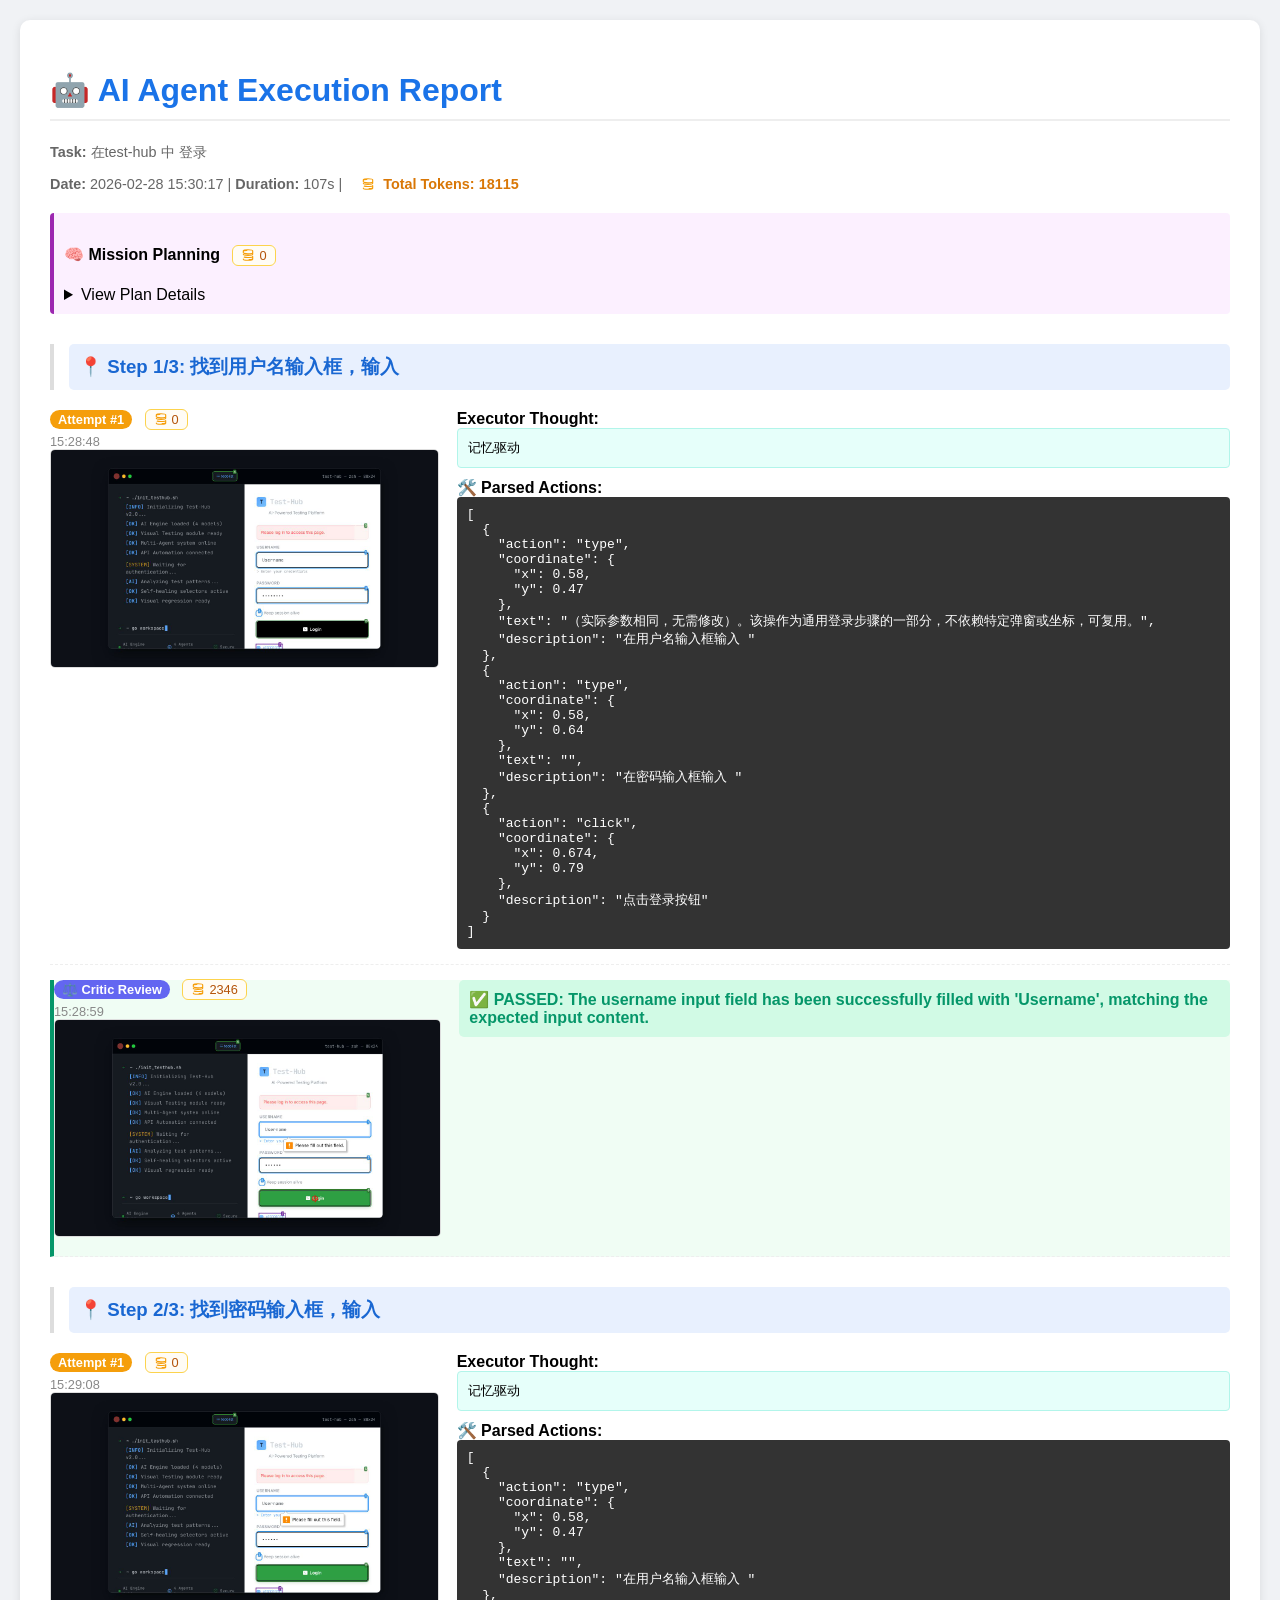
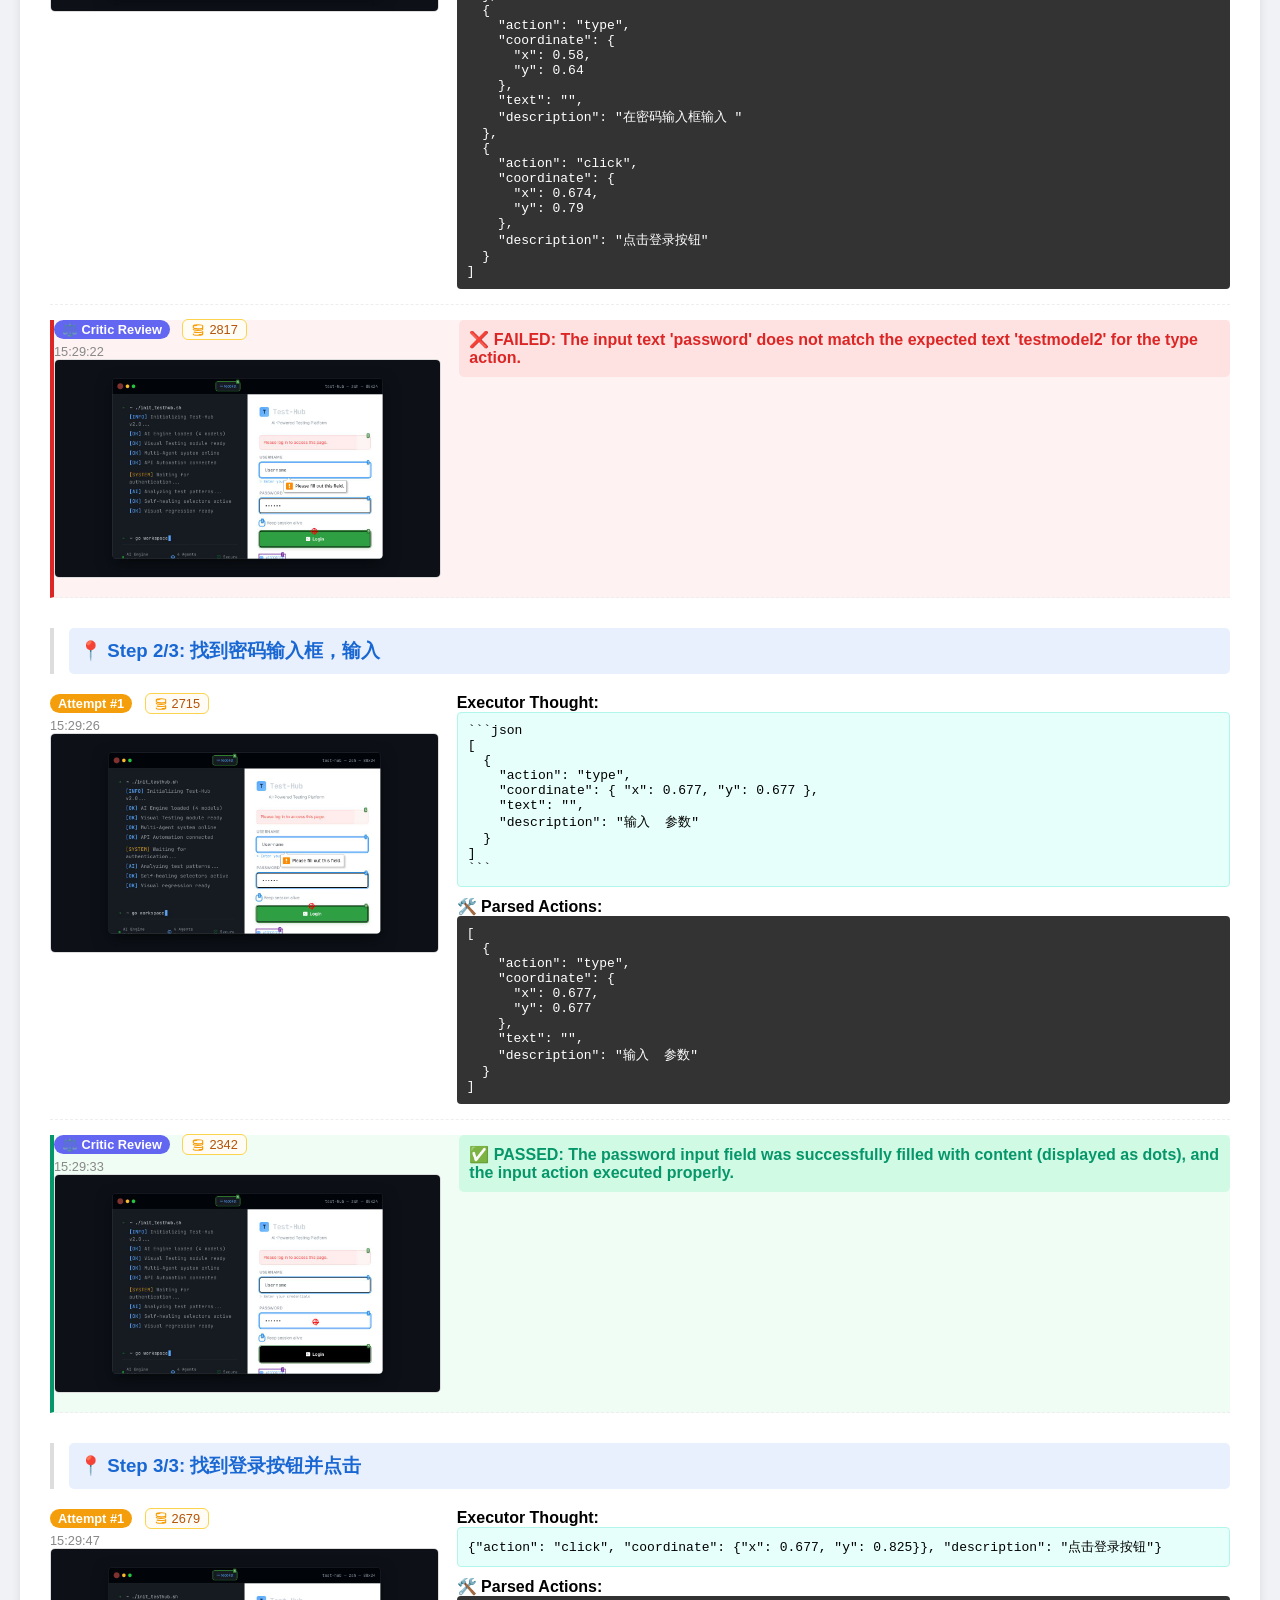
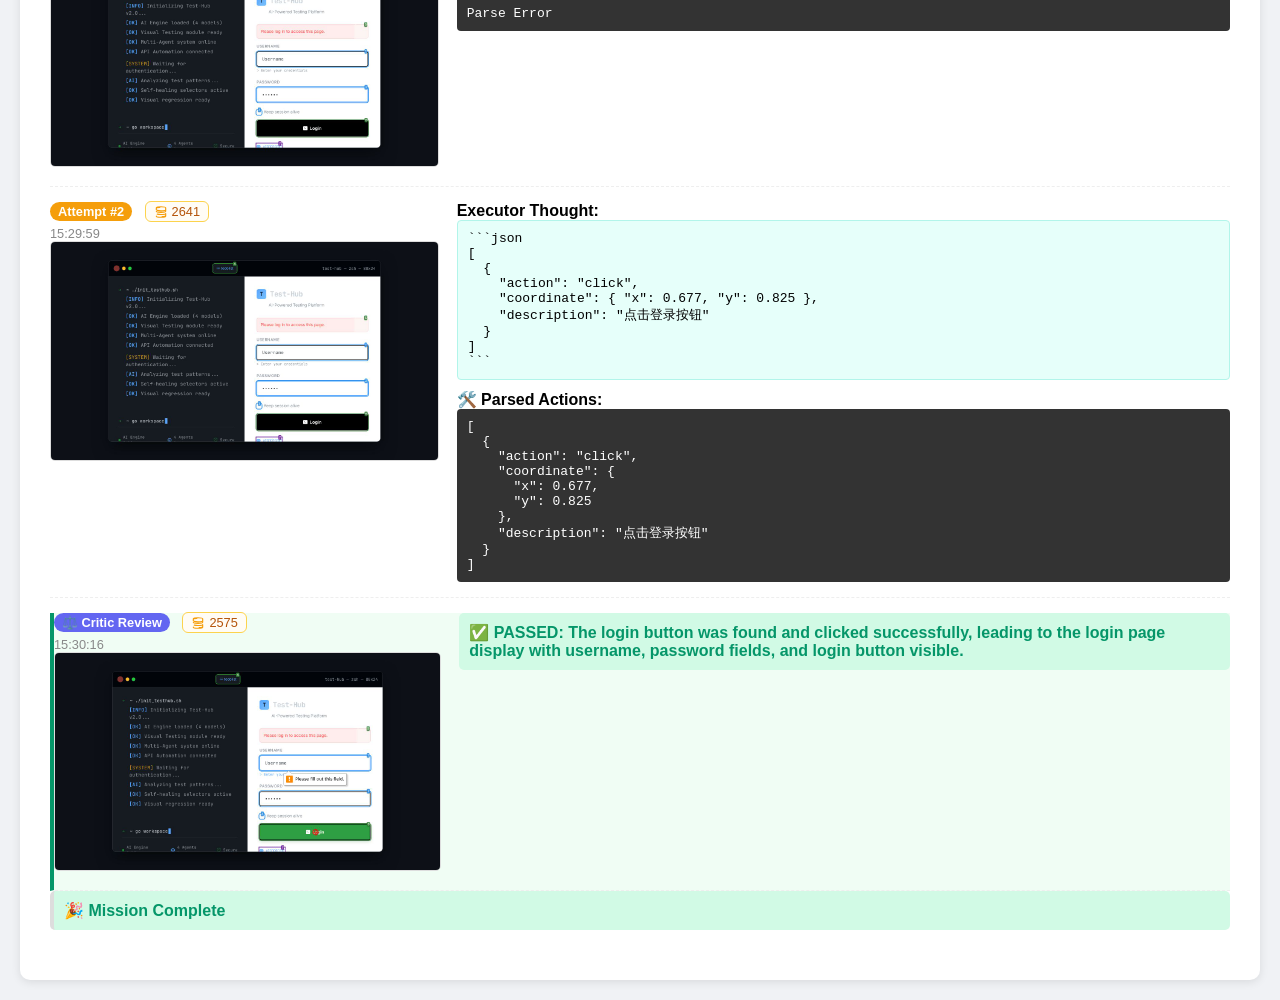
<file: MemoryAgent/test_reports/run_20260228_152829/report.html>
<!DOCTYPE html>
        <html>
        <head>
            <title>AI Agent Execution Report</title>
            <style>
                body { font-family: 'Segoe UI', Tahoma, Geneva, Verdana, sans-serif; background: #f0f2f5; margin: 0; padding: 20px; }
                .container { max-width: 1200px; margin: 0 auto; background: white; padding: 30px; border-radius: 10px; box-shadow: 0 2px 10px rgba(0,0,0,0.1); }
                h1 { color: #1a73e8; border-bottom: 2px solid #eee; padding-bottom: 10px; }
                .meta { color: #666; font-size: 0.9em; margin-bottom: 20px; }
                
                .log-entry { margin-bottom: 20px; border-left: 4px solid #ddd; padding-left: 15px; }
                .planner { border-left-color: #9c27b0; background: #fcf0ff; padding: 10px; border-radius: 4px; }
                .step-start h3 { background: #e8f0fe; padding: 10px; border-radius: 5px; color: #1967d2; margin-top: 30px; }
                .vision-attempt { display: flex; gap: 20px; margin-top: 15px; border-bottom: 1px dashed #eee; padding-bottom: 15px; }
                .vision-left { flex: 1; min-width: 300px; }
                .vision-right { flex: 2; }
                
                .screenshot { width: 100%; border: 1px solid #ddd; border-radius: 5px; cursor: pointer; transition: transform 0.2s; }
                .screenshot:hover { transform: scale(1.02); }
                
                .prompt-box { background: #f8f9fa; padding: 8px; font-size: 0.85em; color: #555; border-radius: 4px; max-height: 100px; overflow-y: auto; }
                .response-box { background: #e6fffa; padding: 10px; border-radius: 4px; border: 1px solid #b2f5ea; white-space: pre-wrap; font-family: monospace; }
                
                .badge { display: inline-block; padding: 2px 8px; border-radius: 12px; font-size: 0.8em; color: white; font-weight: bold; }
                .badge-retry { background: #f59e0b; }
                .badge-critic { background: #6366f1; }
                
                .token-tag { background: #fffcf5; color: #b45309; padding: 2px 8px; border-radius: 6px; font-size: 0.8em; margin-left: 8px; border: 1px solid #fcd34d; font-weight: 500; }
                
                .success { color: #059669; font-weight: bold; padding: 10px; background: #d1fae5; border-radius: 5px; }
                .error { color: #dc2626; font-weight: bold; padding: 10px; background: #fee2e2; border-radius: 5px; }
                pre { margin: 0; }
            </style>
        </head>
        <body>
            <div class="container">
                <h1>🤖 AI Agent Execution Report</h1>
                <div class="meta">
                    <p><strong>Task:</strong> 在test-hub 中 登录</p>
                    <p>
                        <strong>Date:</strong> 2026-02-28 15:30:17 | 
                        <strong>Duration:</strong> 107s |
                        <strong style="color:#d97706; margin-left:15px;">
                            <svg xmlns="http://www.w3.org/2000/svg" width="14" height="14" viewBox="0 0 24 24" fill="none" stroke="#f59e0b" stroke-width="2" stroke-linecap="round" stroke-linejoin="round" style="vertical-align: middle; margin-right: 4px; margin-bottom: 2px;"><path d="M10.101 4C8.181 4 6.375 4.3 5 4.818M13.899 20c1.92 0 3.726-.3 5.101-.818M4 19.182C4 20.187 7.582 21 12 21c4.418 0 8-.813 8-1.818V14.5c0 1.005-3.582 1.818-8 1.818-2.607 0-4.927-.284-6.429-.737M4 10.818C4 11.823 7.582 12.636 12 12.636c4.418 0 8-.813 8-1.818V8.136c0 1.005-3.582 1.818-8 1.818-2.607 0-4.927-.284-6.429-.737M4 8.136V4.818C4 3.813 7.582 3 12 3c4.418 0 8 .813 8 1.818v3.318"/></svg> Total Tokens: 18115
                        </strong>
                    </p>
                </div>
                
                <div class="logs">
        
                <div class="log-entry planner">
                    <h4>🧠 Mission Planning <span class="token-tag" title="Token Usage"><svg xmlns="http://www.w3.org/2000/svg" width="14" height="14" viewBox="0 0 24 24" fill="none" stroke="#f59e0b" stroke-width="2" stroke-linecap="round" stroke-linejoin="round" style="vertical-align: middle; margin-right: 4px; margin-bottom: 2px;"><path d="M10.101 4C8.181 4 6.375 4.3 5 4.818M13.899 20c1.92 0 3.726-.3 5.101-.818M4 19.182C4 20.187 7.582 21 12 21c4.418 0 8-.813 8-1.818V14.5c0 1.005-3.582 1.818-8 1.818-2.607 0-4.927-.284-6.429-.737M4 10.818C4 11.823 7.582 12.636 12 12.636c4.418 0 8-.813 8-1.818V8.136c0 1.005-3.582 1.818-8 1.818-2.607 0-4.927-.284-6.429-.737M4 8.136V4.818C4 3.813 7.582 3 12 3c4.418 0 8 .813 8 1.818v3.318"/></svg>0</span></h4>
                    <details>
                        <summary>View Plan Details</summary>
                        <pre>{
  "target_url": "http://www.flowtest.icu/",
  "steps": [
    "找到用户名输入框，输入 <username>",
    "找到密码输入框，输入 <password>",
    "找到登录按钮并点击"
  ]
}</pre>
                    </details>
                </div>
                
                <div class="log-entry step-start">
                    <h3>📍 Step 1/3: 找到用户名输入框，输入 <username></h3>
                </div>
                
                <div class="vision-attempt">
                    <div class="vision-left">
                        <span class="badge badge-retry">Attempt #1</span>
                        <span class="token-tag" title="Token Usage"><svg xmlns="http://www.w3.org/2000/svg" width="14" height="14" viewBox="0 0 24 24" fill="none" stroke="#f59e0b" stroke-width="2" stroke-linecap="round" stroke-linejoin="round" style="vertical-align: middle; margin-right: 4px; margin-bottom: 2px;"><path d="M10.101 4C8.181 4 6.375 4.3 5 4.818M13.899 20c1.92 0 3.726-.3 5.101-.818M4 19.182C4 20.187 7.582 21 12 21c4.418 0 8-.813 8-1.818V14.5c0 1.005-3.582 1.818-8 1.818-2.607 0-4.927-.284-6.429-.737M4 10.818C4 11.823 7.582 12.636 12 12.636c4.418 0 8-.813 8-1.818V8.136c0 1.005-3.582 1.818-8 1.818-2.607 0-4.927-.284-6.429-.737M4 8.136V4.818C4 3.813 7.582 3 12 3c4.418 0 8 .813 8 1.818v3.318"/></svg>0</span>
                        <div style="margin-top:5px; font-size:0.8em; color:#888;">15:28:48</div>
                        <a href="./screenshots/s1_exec_memory_1772263728046.jpg" target="_blank">
                            <img src="./screenshots/s1_exec_memory_1772263728046.jpg" class="screenshot" alt="screenshot">
                        </a>
                    </div>
                    <div class="vision-right">
                        <div><strong>Executor Thought:</strong></div>
                        <div class="response-box">记忆驱动</div>
                        
                        <div style="margin-top:10px;"><strong>🛠️ Parsed Actions:</strong></div>
                        <pre style="background:#333; color:#fff; padding:10px; border-radius:4px;">[
  {
    "action": "type",
    "coordinate": {
      "x": 0.58,
      "y": 0.47
    },
    "text": "<username>（实际参数相同，无需修改）。该操作为通用登录步骤的一部分，不依赖特定弹窗或坐标，可复用。",
    "description": "在用户名输入框输入 <username>"
  },
  {
    "action": "type",
    "coordinate": {
      "x": 0.58,
      "y": 0.64
    },
    "text": "<password>",
    "description": "在密码输入框输入 <password>"
  },
  {
    "action": "click",
    "coordinate": {
      "x": 0.674,
      "y": 0.79
    },
    "description": "点击登录按钮"
  }
]</pre>
                    </div>
                </div>
                
                <div class="vision-attempt" style="border-left: 4px solid #059669; background: #f0fdf4;">
                    <div class="vision-left">
                        <span class="badge badge-critic">⚖️ Critic Review</span>
                        <span class="token-tag" title="Token Usage"><svg xmlns="http://www.w3.org/2000/svg" width="14" height="14" viewBox="0 0 24 24" fill="none" stroke="#f59e0b" stroke-width="2" stroke-linecap="round" stroke-linejoin="round" style="vertical-align: middle; margin-right: 4px; margin-bottom: 2px;"><path d="M10.101 4C8.181 4 6.375 4.3 5 4.818M13.899 20c1.92 0 3.726-.3 5.101-.818M4 19.182C4 20.187 7.582 21 12 21c4.418 0 8-.813 8-1.818V14.5c0 1.005-3.582 1.818-8 1.818-2.607 0-4.927-.284-6.429-.737M4 10.818C4 11.823 7.582 12.636 12 12.636c4.418 0 8-.813 8-1.818V8.136c0 1.005-3.582 1.818-8 1.818-2.607 0-4.927-.284-6.429-.737M4 8.136V4.818C4 3.813 7.582 3 12 3c4.418 0 8 .813 8 1.818v3.318"/></svg>2346</span>
                        <div style="margin-top:5px; font-size:0.8em; color:#888;">15:28:59</div>
                        <a href="./screenshots/s1_check_action_mer_1772263732033.jpg" target="_blank">
                            <img src="./screenshots/s1_check_action_mer_1772263732033.jpg" class="screenshot" alt="screenshot">
                        </a>
                    </div>
                    <div class="vision-right">
                        <div class="success">
                            ✅ PASSED: The username input field has been successfully filled with 'Username', matching the expected input content.
                        </div>
                    </div>
                </div>
                
                <div class="log-entry step-start">
                    <h3>📍 Step 2/3: 找到密码输入框，输入 <password></h3>
                </div>
                
                <div class="vision-attempt">
                    <div class="vision-left">
                        <span class="badge badge-retry">Attempt #1</span>
                        <span class="token-tag" title="Token Usage"><svg xmlns="http://www.w3.org/2000/svg" width="14" height="14" viewBox="0 0 24 24" fill="none" stroke="#f59e0b" stroke-width="2" stroke-linecap="round" stroke-linejoin="round" style="vertical-align: middle; margin-right: 4px; margin-bottom: 2px;"><path d="M10.101 4C8.181 4 6.375 4.3 5 4.818M13.899 20c1.92 0 3.726-.3 5.101-.818M4 19.182C4 20.187 7.582 21 12 21c4.418 0 8-.813 8-1.818V14.5c0 1.005-3.582 1.818-8 1.818-2.607 0-4.927-.284-6.429-.737M4 10.818C4 11.823 7.582 12.636 12 12.636c4.418 0 8-.813 8-1.818V8.136c0 1.005-3.582 1.818-8 1.818-2.607 0-4.927-.284-6.429-.737M4 8.136V4.818C4 3.813 7.582 3 12 3c4.418 0 8 .813 8 1.818v3.318"/></svg>0</span>
                        <div style="margin-top:5px; font-size:0.8em; color:#888;">15:29:08</div>
                        <a href="./screenshots/s2_exec_memory_1772263748558.jpg" target="_blank">
                            <img src="./screenshots/s2_exec_memory_1772263748558.jpg" class="screenshot" alt="screenshot">
                        </a>
                    </div>
                    <div class="vision-right">
                        <div><strong>Executor Thought:</strong></div>
                        <div class="response-box">记忆驱动</div>
                        
                        <div style="margin-top:10px;"><strong>🛠️ Parsed Actions:</strong></div>
                        <pre style="background:#333; color:#fff; padding:10px; border-radius:4px;">[
  {
    "action": "type",
    "coordinate": {
      "x": 0.58,
      "y": 0.47
    },
    "text": "<username>",
    "description": "在用户名输入框输入 <username>"
  },
  {
    "action": "type",
    "coordinate": {
      "x": 0.58,
      "y": 0.64
    },
    "text": "<password>",
    "description": "在密码输入框输入 <password>"
  },
  {
    "action": "click",
    "coordinate": {
      "x": 0.674,
      "y": 0.79
    },
    "description": "点击登录按钮"
  }
]</pre>
                    </div>
                </div>
                
                <div class="vision-attempt" style="border-left: 4px solid #dc2626; background: #fef2f2;">
                    <div class="vision-left">
                        <span class="badge badge-critic">⚖️ Critic Review</span>
                        <span class="token-tag" title="Token Usage"><svg xmlns="http://www.w3.org/2000/svg" width="14" height="14" viewBox="0 0 24 24" fill="none" stroke="#f59e0b" stroke-width="2" stroke-linecap="round" stroke-linejoin="round" style="vertical-align: middle; margin-right: 4px; margin-bottom: 2px;"><path d="M10.101 4C8.181 4 6.375 4.3 5 4.818M13.899 20c1.92 0 3.726-.3 5.101-.818M4 19.182C4 20.187 7.582 21 12 21c4.418 0 8-.813 8-1.818V14.5c0 1.005-3.582 1.818-8 1.818-2.607 0-4.927-.284-6.429-.737M4 10.818C4 11.823 7.582 12.636 12 12.636c4.418 0 8-.813 8-1.818V8.136c0 1.005-3.582 1.818-8 1.818-2.607 0-4.927-.284-6.429-.737M4 8.136V4.818C4 3.813 7.582 3 12 3c4.418 0 8 .813 8 1.818v3.318"/></svg>2817</span>
                        <div style="margin-top:5px; font-size:0.8em; color:#888;">15:29:22</div>
                        <a href="./screenshots/s2_check_action_mer_1772263750308.jpg" target="_blank">
                            <img src="./screenshots/s2_check_action_mer_1772263750308.jpg" class="screenshot" alt="screenshot">
                        </a>
                    </div>
                    <div class="vision-right">
                        <div class="error">
                            ❌ FAILED: The input text 'password' does not match the expected text 'testmodel2' for the type action.
                        </div>
                    </div>
                </div>
                
                <div class="log-entry step-start">
                    <h3>📍 Step 2/3: 找到密码输入框，输入 <password></h3>
                </div>
                
                <div class="vision-attempt">
                    <div class="vision-left">
                        <span class="badge badge-retry">Attempt #1</span>
                        <span class="token-tag" title="Token Usage"><svg xmlns="http://www.w3.org/2000/svg" width="14" height="14" viewBox="0 0 24 24" fill="none" stroke="#f59e0b" stroke-width="2" stroke-linecap="round" stroke-linejoin="round" style="vertical-align: middle; margin-right: 4px; margin-bottom: 2px;"><path d="M10.101 4C8.181 4 6.375 4.3 5 4.818M13.899 20c1.92 0 3.726-.3 5.101-.818M4 19.182C4 20.187 7.582 21 12 21c4.418 0 8-.813 8-1.818V14.5c0 1.005-3.582 1.818-8 1.818-2.607 0-4.927-.284-6.429-.737M4 10.818C4 11.823 7.582 12.636 12 12.636c4.418 0 8-.813 8-1.818V8.136c0 1.005-3.582 1.818-8 1.818-2.607 0-4.927-.284-6.429-.737M4 8.136V4.818C4 3.813 7.582 3 12 3c4.418 0 8 .813 8 1.818v3.318"/></svg>2715</span>
                        <div style="margin-top:5px; font-size:0.8em; color:#888;">15:29:26</div>
                        <a href="./screenshots/s2_exec_1_1772263762715.jpg" target="_blank">
                            <img src="./screenshots/s2_exec_1_1772263762715.jpg" class="screenshot" alt="screenshot">
                        </a>
                    </div>
                    <div class="vision-right">
                        <div><strong>Executor Thought:</strong></div>
                        <div class="response-box">```json
[
  {
    "action": "type",
    "coordinate": { "x": 0.677, "y": 0.677 },
    "text": "<password>",
    "description": "输入 <password> 参数"
  }
]
```</div>
                        
                        <div style="margin-top:10px;"><strong>🛠️ Parsed Actions:</strong></div>
                        <pre style="background:#333; color:#fff; padding:10px; border-radius:4px;">[
  {
    "action": "type",
    "coordinate": {
      "x": 0.677,
      "y": 0.677
    },
    "text": "<password>",
    "description": "输入 <password> 参数"
  }
]</pre>
                    </div>
                </div>
                
                <div class="vision-attempt" style="border-left: 4px solid #059669; background: #f0fdf4;">
                    <div class="vision-left">
                        <span class="badge badge-critic">⚖️ Critic Review</span>
                        <span class="token-tag" title="Token Usage"><svg xmlns="http://www.w3.org/2000/svg" width="14" height="14" viewBox="0 0 24 24" fill="none" stroke="#f59e0b" stroke-width="2" stroke-linecap="round" stroke-linejoin="round" style="vertical-align: middle; margin-right: 4px; margin-bottom: 2px;"><path d="M10.101 4C8.181 4 6.375 4.3 5 4.818M13.899 20c1.92 0 3.726-.3 5.101-.818M4 19.182C4 20.187 7.582 21 12 21c4.418 0 8-.813 8-1.818V14.5c0 1.005-3.582 1.818-8 1.818-2.607 0-4.927-.284-6.429-.737M4 10.818C4 11.823 7.582 12.636 12 12.636c4.418 0 8-.813 8-1.818V8.136c0 1.005-3.582 1.818-8 1.818-2.607 0-4.927-.284-6.429-.737M4 8.136V4.818C4 3.813 7.582 3 12 3c4.418 0 8 .813 8 1.818v3.318"/></svg>2342</span>
                        <div style="margin-top:5px; font-size:0.8em; color:#888;">15:29:33</div>
                        <a href="./screenshots/s2_check_action_1_1772263767373.jpg" target="_blank">
                            <img src="./screenshots/s2_check_action_1_1772263767373.jpg" class="screenshot" alt="screenshot">
                        </a>
                    </div>
                    <div class="vision-right">
                        <div class="success">
                            ✅ PASSED: The password input field was successfully filled with content (displayed as dots), and the input action executed properly.
                        </div>
                    </div>
                </div>
                
                <div class="log-entry step-start">
                    <h3>📍 Step 3/3: 找到登录按钮并点击</h3>
                </div>
                
                <div class="vision-attempt">
                    <div class="vision-left">
                        <span class="badge badge-retry">Attempt #1</span>
                        <span class="token-tag" title="Token Usage"><svg xmlns="http://www.w3.org/2000/svg" width="14" height="14" viewBox="0 0 24 24" fill="none" stroke="#f59e0b" stroke-width="2" stroke-linecap="round" stroke-linejoin="round" style="vertical-align: middle; margin-right: 4px; margin-bottom: 2px;"><path d="M10.101 4C8.181 4 6.375 4.3 5 4.818M13.899 20c1.92 0 3.726-.3 5.101-.818M4 19.182C4 20.187 7.582 21 12 21c4.418 0 8-.813 8-1.818V14.5c0 1.005-3.582 1.818-8 1.818-2.607 0-4.927-.284-6.429-.737M4 10.818C4 11.823 7.582 12.636 12 12.636c4.418 0 8-.813 8-1.818V8.136c0 1.005-3.582 1.818-8 1.818-2.607 0-4.927-.284-6.429-.737M4 8.136V4.818C4 3.813 7.582 3 12 3c4.418 0 8 .813 8 1.818v3.318"/></svg>2679</span>
                        <div style="margin-top:5px; font-size:0.8em; color:#888;">15:29:47</div>
                        <a href="./screenshots/s3_exec_1_1772263781057.jpg" target="_blank">
                            <img src="./screenshots/s3_exec_1_1772263781057.jpg" class="screenshot" alt="screenshot">
                        </a>
                    </div>
                    <div class="vision-right">
                        <div><strong>Executor Thought:</strong></div>
                        <div class="response-box">{"action": "click", "coordinate": {"x": 0.677, "y": 0.825}}, "description": "点击登录按钮"}</div>
                        
                        <div style="margin-top:10px;"><strong>🛠️ Parsed Actions:</strong></div>
                        <pre style="background:#333; color:#fff; padding:10px; border-radius:4px;">Parse Error</pre>
                    </div>
                </div>
                
                <div class="vision-attempt">
                    <div class="vision-left">
                        <span class="badge badge-retry">Attempt #2</span>
                        <span class="token-tag" title="Token Usage"><svg xmlns="http://www.w3.org/2000/svg" width="14" height="14" viewBox="0 0 24 24" fill="none" stroke="#f59e0b" stroke-width="2" stroke-linecap="round" stroke-linejoin="round" style="vertical-align: middle; margin-right: 4px; margin-bottom: 2px;"><path d="M10.101 4C8.181 4 6.375 4.3 5 4.818M13.899 20c1.92 0 3.726-.3 5.101-.818M4 19.182C4 20.187 7.582 21 12 21c4.418 0 8-.813 8-1.818V14.5c0 1.005-3.582 1.818-8 1.818-2.607 0-4.927-.284-6.429-.737M4 10.818C4 11.823 7.582 12.636 12 12.636c4.418 0 8-.813 8-1.818V8.136c0 1.005-3.582 1.818-8 1.818-2.607 0-4.927-.284-6.429-.737M4 8.136V4.818C4 3.813 7.582 3 12 3c4.418 0 8 .813 8 1.818v3.318"/></svg>2641</span>
                        <div style="margin-top:5px; font-size:0.8em; color:#888;">15:29:59</div>
                        <a href="./screenshots/s3_exec_2_1772263788744.jpg" target="_blank">
                            <img src="./screenshots/s3_exec_2_1772263788744.jpg" class="screenshot" alt="screenshot">
                        </a>
                    </div>
                    <div class="vision-right">
                        <div><strong>Executor Thought:</strong></div>
                        <div class="response-box">```json
[
  {
    "action": "click",
    "coordinate": { "x": 0.677, "y": 0.825 },
    "description": "点击登录按钮"
  }
]
```</div>
                        
                        <div style="margin-top:10px;"><strong>🛠️ Parsed Actions:</strong></div>
                        <pre style="background:#333; color:#fff; padding:10px; border-radius:4px;">[
  {
    "action": "click",
    "coordinate": {
      "x": 0.677,
      "y": 0.825
    },
    "description": "点击登录按钮"
  }
]</pre>
                    </div>
                </div>
                
                <div class="vision-attempt" style="border-left: 4px solid #059669; background: #f0fdf4;">
                    <div class="vision-left">
                        <span class="badge badge-critic">⚖️ Critic Review</span>
                        <span class="token-tag" title="Token Usage"><svg xmlns="http://www.w3.org/2000/svg" width="14" height="14" viewBox="0 0 24 24" fill="none" stroke="#f59e0b" stroke-width="2" stroke-linecap="round" stroke-linejoin="round" style="vertical-align: middle; margin-right: 4px; margin-bottom: 2px;"><path d="M10.101 4C8.181 4 6.375 4.3 5 4.818M13.899 20c1.92 0 3.726-.3 5.101-.818M4 19.182C4 20.187 7.582 21 12 21c4.418 0 8-.813 8-1.818V14.5c0 1.005-3.582 1.818-8 1.818-2.607 0-4.927-.284-6.429-.737M4 10.818C4 11.823 7.582 12.636 12 12.636c4.418 0 8-.813 8-1.818V8.136c0 1.005-3.582 1.818-8 1.818-2.607 0-4.927-.284-6.429-.737M4 8.136V4.818C4 3.813 7.582 3 12 3c4.418 0 8 .813 8 1.818v3.318"/></svg>2575</span>
                        <div style="margin-top:5px; font-size:0.8em; color:#888;">15:30:16</div>
                        <a href="./screenshots/s3_check_action_2_1772263800073.jpg" target="_blank">
                            <img src="./screenshots/s3_check_action_2_1772263800073.jpg" class="screenshot" alt="screenshot">
                        </a>
                    </div>
                    <div class="vision-right">
                        <div class="success">
                            ✅ PASSED: The login button was found and clicked successfully, leading to the login page display with username, password fields, and login button visible.
                        </div>
                    </div>
                </div>
                <div class="log-entry success">🎉 Mission Complete</div>
                </div>
            </div>
        </body>
        </html>
</file>
